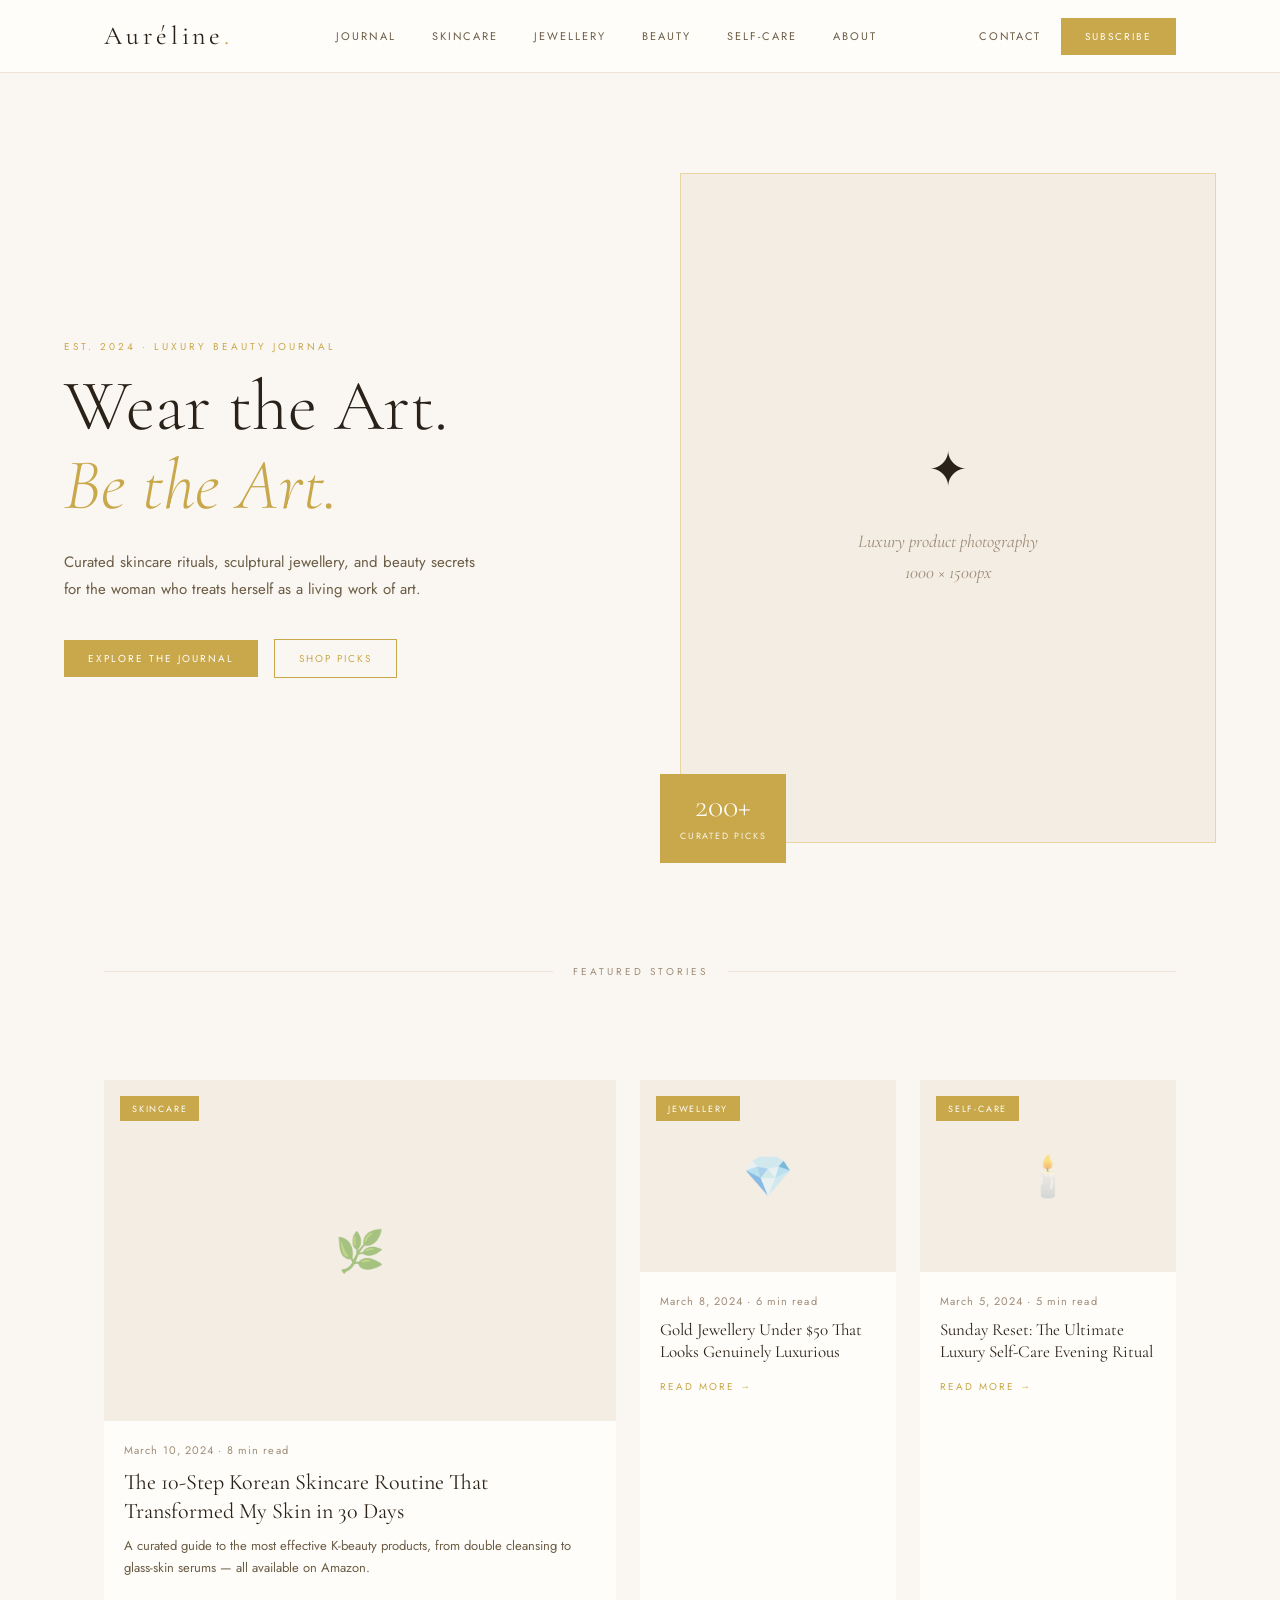
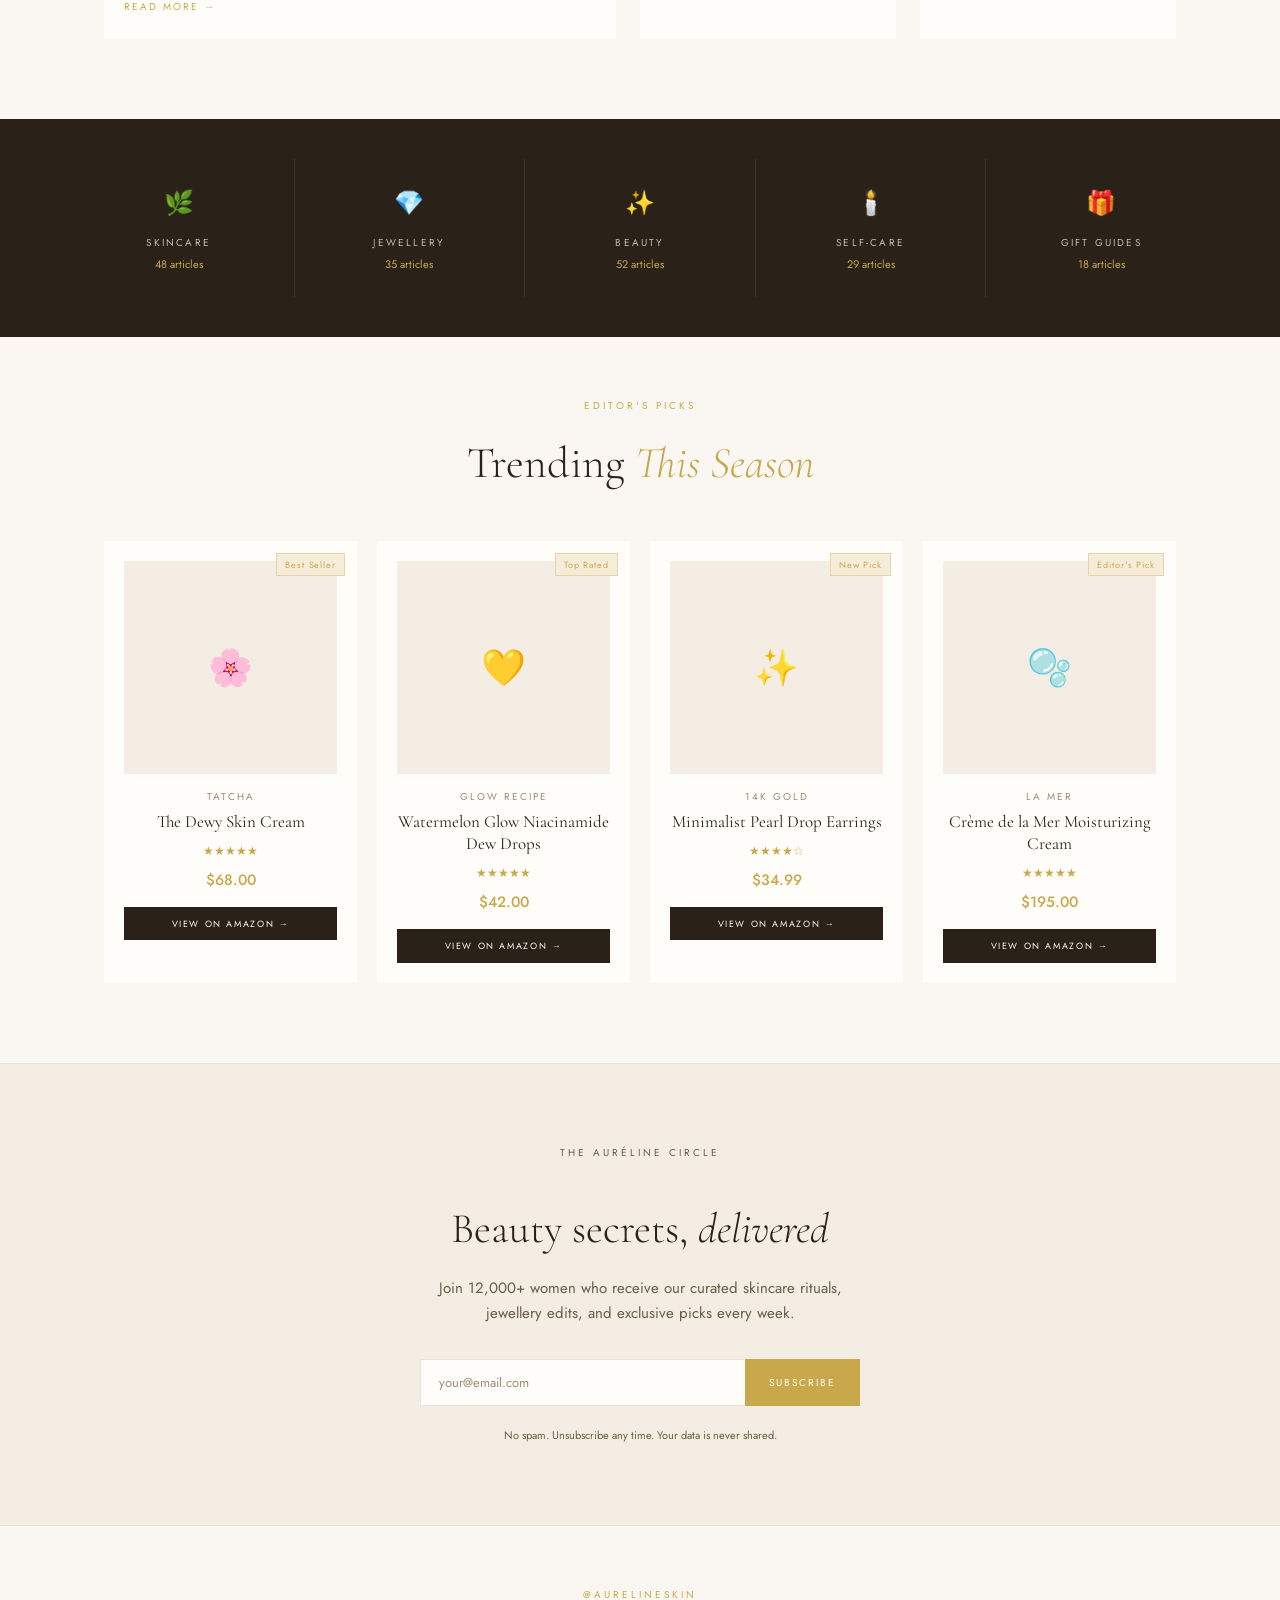
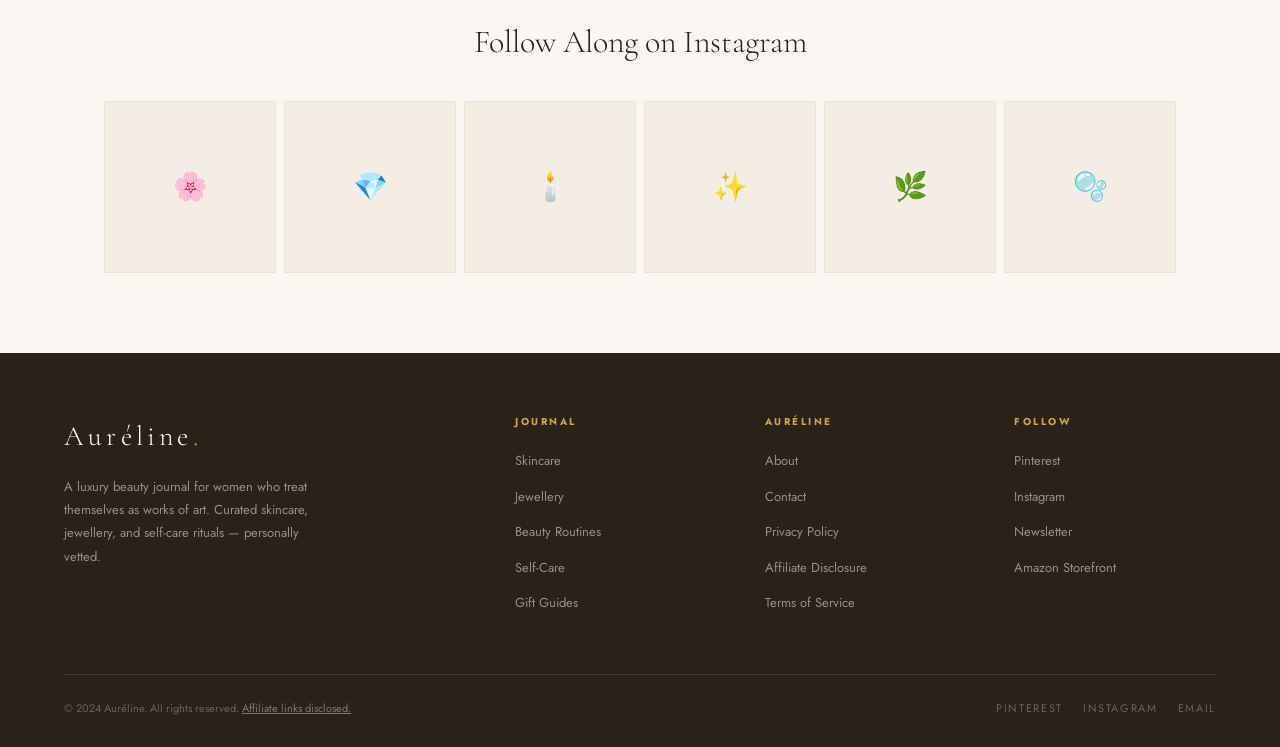
<file: index.html>
<!DOCTYPE html>
<html lang="en">
<head>
  <meta charset="UTF-8" />
  <meta name="viewport" content="width=device-width, initial-scale=1.0" />
  <title>Auréline — Wear the Art. Be the Art.</title>
  <meta name="description" content="Auréline is a luxury beauty journal for women who treat themselves as works of art. Curated skincare rituals, jewellery edits, and self-care guides." />
  <meta name="keywords" content="luxury skincare, jewellery, beauty routines, self-care, K-beauty, gold jewellery, skincare routine" />
  <meta name="author" content="Auréline" />

  <!-- Open Graph -->
  <meta property="og:title" content="Auréline — Wear the Art. Be the Art." />
  <meta property="og:description" content="Curated skincare rituals, jewellery edits, and beauty secrets for the modern luxury woman." />
  <meta property="og:image" content="/images/og-image.jpg" />
  <meta property="og:url" content="https://aureline.com" />
  <meta property="og:type" content="website" />

  <!-- Pinterest -->
  <meta name="pinterest-rich-pin" content="true" />
  <meta property="og:image:width" content="1000" />
  <meta property="og:image:height" content="1500" />

  <!-- Twitter Card -->
  <meta name="twitter:card" content="summary_large_image" />
  <meta name="twitter:title" content="Auréline — Wear the Art. Be the Art." />
  <meta name="twitter:description" content="Curated skincare rituals, jewellery edits, and beauty secrets for the modern luxury woman." />

  <!-- Canonical -->
  <link rel="canonical" href="https://aureline.com" />

  <!-- Fonts -->


  <!-- Favicon -->
  <link rel="icon" href="/images/favicon.svg" type="image/svg+xml" />

  <!-- Stylesheet -->


  <!-- Structured Data -->
  <script type="application/ld+json">
  {
    "@context": "https://schema.org",
    "@type": "Blog",
    "name": "Auréline",
    "description": "Luxury beauty journal covering skincare, jewellery, beauty routines, and self-care.",
    "url": "https://aureline.com",
    "publisher": {
      "@type": "Organization",
      "name": "Auréline",
      "logo": {
        "@type": "ImageObject",
        "url": "https://aureline.com/images/logo.svg"
      }
    }
  }
  </script>
  <link rel="preconnect" href="https://fonts.googleapis.com" />
  <link rel="preconnect" href="https://fonts.gstatic.com" crossorigin />
  <link href="https://fonts.googleapis.com/css2?family=Cormorant+Garamond:ital,wght@0,300;0,400;0,500;1,300;1,400&family=Jost:wght@300;400;500&display=swap" rel="stylesheet" />
  <style>
/* =============================================
   AURÉLINE — Main Stylesheet
   ============================================= */

/* ---- RESET & BASE ---- */
*, *::before, *::after { margin: 0; padding: 0; box-sizing: border-box; }

:root {
  --cream: #FAF7F2;
  --cream2: #F3EDE3;
  --cream3: #EDE3D5;
  --gold: #C9A84C;
  --gold-light: #E8D5A3;
  --gold-pale: #F5EDDA;
  --text-dark: #2A2118;
  --text-mid: #6B5C45;
  --text-light: #9E8C78;
  --white: #FFFDF9;
  --serif: 'Cormorant Garamond', Georgia, serif;
  --sans: 'Jost', sans-serif;
  --max-w: 1200px;
  --side: 5%;
}

html { scroll-behavior: smooth; }

body {
  background: var(--cream);
  font-family: var(--sans);
  color: var(--text-dark);
  font-size: 15px;
  line-height: 1.7;
  overflow-x: hidden;
}

img { max-width: 100%; display: block; }
a { text-decoration: none; color: inherit; }

/* ---- UTILITY ---- */
.eyebrow {
  font-size: 10px;
  letter-spacing: 0.3em;
  text-transform: uppercase;
  color: var(--gold);
  display: block;
  margin-bottom: 12px;
}

.section-wrap {
  padding: 60px var(--side) 80px;
  max-width: var(--max-w);
  margin: 0 auto;
}

.section-header {
  text-align: center;
  margin-bottom: 40px;
}

.section-header h2 {
  font-family: var(--serif);
  font-size: 44px;
  font-weight: 300;
  color: var(--text-dark);
}

.section-header h2 em { font-style: italic; color: var(--gold); }

.divider {
  display: flex;
  align-items: center;
  gap: 20px;
  padding: 40px var(--side);
  max-width: var(--max-w);
  margin: 0 auto;
}

.divider-line { flex: 1; height: 1px; background: var(--cream3); }
.divider-text { font-size: 10px; letter-spacing: 0.3em; text-transform: uppercase; color: var(--text-light); white-space: nowrap; }

/* ---- BUTTONS ---- */
.btn-gold {
  display: inline-block;
  background: var(--gold);
  color: var(--white);
  padding: 10px 24px;
  font-size: 10px;
  letter-spacing: 0.2em;
  text-transform: uppercase;
  border: none;
  cursor: pointer;
  font-family: var(--sans);
  transition: background 0.2s;
}

.btn-gold:hover { background: #b8963e; color: var(--white); }

.btn-outline {
  display: inline-block;
  border: 1px solid var(--gold);
  color: var(--gold);
  padding: 10px 24px;
  font-size: 10px;
  letter-spacing: 0.2em;
  text-transform: uppercase;
  background: none;
  cursor: pointer;
  font-family: var(--sans);
  transition: all 0.2s;
}

.btn-outline:hover { background: var(--gold); color: var(--white); }

/* ---- NAVBAR ---- */
#navbar {
  background: var(--white);
  border-bottom: 1px solid var(--cream3);
  position: sticky;
  top: 0;
  z-index: 1000;
}

.nav-inner {
  max-width: var(--max-w);
  margin: 0 auto;
  padding: 0 var(--side);
  display: flex;
  align-items: center;
  justify-content: space-between;
  height: 72px;
}

.nav-logo {
  font-family: var(--serif);
  font-size: 26px;
  font-weight: 400;
  letter-spacing: 0.15em;
  color: var(--text-dark);
}

.nav-logo span { color: var(--gold); }

.nav-links {
  display: flex;
  gap: 36px;
  list-style: none;
}

.nav-links a {
  font-size: 11px;
  letter-spacing: 0.18em;
  text-transform: uppercase;
  color: var(--text-mid);
  transition: color 0.2s;
}

.nav-links a:hover { color: var(--gold); }

.nav-right {
  display: flex;
  align-items: center;
  gap: 20px;
}

.nav-link-text {
  font-size: 11px;
  letter-spacing: 0.15em;
  text-transform: uppercase;
  color: var(--text-mid);
  transition: color 0.2s;
}

.nav-link-text:hover { color: var(--gold); }

/* Hamburger */
.nav-hamburger {
  display: none;
  flex-direction: column;
  gap: 5px;
  background: none;
  border: none;
  cursor: pointer;
  padding: 4px;
}

.nav-hamburger span {
  display: block;
  width: 22px;
  height: 1.5px;
  background: var(--text-dark);
  transition: all 0.2s;
}

/* ---- HERO ---- */
.hero {
  background: var(--cream);
  padding: 100px var(--side) 80px;
}

.hero-inner {
  max-width: var(--max-w);
  margin: 0 auto;
  display: grid;
  grid-template-columns: 1fr 1fr;
  gap: 80px;
  align-items: center;
}

.hero-text h1 {
  font-family: var(--serif);
  font-size: 72px;
  font-weight: 300;
  line-height: 1.1;
  color: var(--text-dark);
  margin-bottom: 24px;
}

.hero-text h1 em { font-style: italic; color: var(--gold); }

.hero-desc {
  font-size: 15px;
  color: var(--text-mid);
  line-height: 1.8;
  margin-bottom: 36px;
  max-width: 420px;
}

.hero-ctas { display: flex; gap: 16px; align-items: center; flex-wrap: wrap; }

.hero-visual { position: relative; }

.hero-img-frame {
  background: var(--cream2);
  aspect-ratio: 4/5;
  display: flex;
  align-items: center;
  justify-content: center;
  position: relative;
  overflow: hidden;
  border: 1px solid var(--gold-light);
}

.hero-img-placeholder { text-align: center; padding: 40px; }
.hero-icon { font-size: 48px; display: block; margin-bottom: 16px; }
.hero-img-placeholder p { font-family: var(--serif); font-size: 18px; font-style: italic; color: var(--text-light); }

.hero-badge {
  position: absolute;
  bottom: -20px;
  left: -20px;
  background: var(--gold);
  color: var(--white);
  padding: 16px 20px;
  text-align: center;
}

.hero-badge .num {
  font-family: var(--serif);
  font-size: 32px;
  font-weight: 300;
  display: block;
  line-height: 1;
}

.hero-badge .label {
  font-size: 9px;
  letter-spacing: 0.2em;
  text-transform: uppercase;
  opacity: 0.9;
}

/* ---- FEATURED POSTS ---- */
.posts-grid {
  display: grid;
  grid-template-columns: 2fr 1fr 1fr;
  gap: 24px;
}

.post-card {
  background: var(--white);
  display: block;
  transition: transform 0.2s;
}

.post-card:hover { transform: translateY(-3px); }

.post-img {
  background: var(--cream2);
  aspect-ratio: 4/3;
  display: flex;
  align-items: center;
  justify-content: center;
  position: relative;
  overflow: hidden;
}

.post-card.featured .post-img { aspect-ratio: 3/2; }
.post-img-icon { font-size: 40px; opacity: 0.5; }

.post-cat {
  position: absolute;
  top: 16px;
  left: 16px;
  background: var(--gold);
  color: var(--white);
  font-size: 9px;
  letter-spacing: 0.2em;
  text-transform: uppercase;
  padding: 5px 12px;
}

.post-body { padding: 20px; }
.post-meta { font-size: 11px; color: var(--text-light); letter-spacing: 0.1em; margin-bottom: 8px; }
.post-title { font-family: var(--serif); font-size: 22px; font-weight: 400; line-height: 1.3; color: var(--text-dark); margin-bottom: 10px; }
.post-card.small .post-title { font-size: 17px; }
.post-excerpt { font-size: 13px; color: var(--text-mid); line-height: 1.7; margin-bottom: 14px; }
.post-read { font-size: 10px; letter-spacing: 0.2em; text-transform: uppercase; color: var(--gold); }

/* ---- CATEGORY STRIP ---- */
.cat-strip {
  background: var(--text-dark);
  padding: 40px var(--side);
  display: flex;
  gap: 0;
  overflow-x: auto;
}

.cat-item {
  flex: 1;
  min-width: 140px;
  text-align: center;
  padding: 24px 20px;
  border-right: 1px solid rgba(255,255,255,0.1);
  transition: background 0.2s;
  display: block;
}

.cat-item:last-child { border-right: none; }
.cat-item:hover { background: rgba(201,168,76,0.1); }
.cat-icon { font-size: 24px; display: block; margin-bottom: 10px; }
.cat-name { font-size: 10px; letter-spacing: 0.22em; text-transform: uppercase; color: rgba(255,255,255,0.7); display: block; margin-bottom: 4px; }
.cat-count { font-size: 11px; color: var(--gold); display: block; }

/* ---- PRODUCT GRID ---- */
.product-grid {
  display: grid;
  grid-template-columns: repeat(4, 1fr);
  gap: 20px;
}

.product-card {
  background: var(--white);
  padding: 20px;
  text-align: center;
  position: relative;
  transition: transform 0.2s;
  display: block;
}

.product-card:hover { transform: translateY(-4px); }
.product-card::after { content: ''; position: absolute; bottom: 0; left: 0; right: 0; height: 2px; background: var(--gold); transform: scaleX(0); transition: transform 0.2s; }
.product-card:hover::after { transform: scaleX(1); }

.product-img {
  background: var(--cream2);
  aspect-ratio: 1;
  display: flex;
  align-items: center;
  justify-content: center;
  margin-bottom: 14px;
  font-size: 36px;
}

.product-badge {
  position: absolute;
  top: 12px;
  right: 12px;
  background: var(--gold-pale);
  color: var(--gold);
  font-size: 9px;
  letter-spacing: 0.1em;
  padding: 3px 8px;
  border: 1px solid var(--gold-light);
}

.product-brand { font-size: 10px; letter-spacing: 0.2em; text-transform: uppercase; color: var(--text-light); margin-bottom: 6px; }
.product-name { font-family: var(--serif); font-size: 17px; color: var(--text-dark); margin-bottom: 8px; line-height: 1.3; }
.product-price { font-size: 15px; color: var(--gold); font-weight: 500; margin-bottom: 14px; }
.stars { color: var(--gold); font-size: 12px; margin-bottom: 6px; }

.btn-amazon {
  display: block;
  background: var(--text-dark);
  color: var(--white);
  padding: 9px 14px;
  font-size: 9px;
  letter-spacing: 0.18em;
  text-transform: uppercase;
  font-family: var(--sans);
  transition: background 0.2s;
  text-align: center;
}

.btn-amazon:hover { background: var(--gold); color: var(--white); }

/* ---- NEWSLETTER ---- */
.newsletter {
  background: var(--cream2);
  border-top: 1px solid var(--cream3);
  border-bottom: 1px solid var(--cream3);
  padding: 80px var(--side);
  text-align: center;
}

.newsletter h2 {
  font-family: var(--serif);
  font-size: 42px;
  font-weight: 300;
  color: var(--text-dark);
  margin-bottom: 12px;
}

.newsletter h2 em { font-style: italic; }
.newsletter p { color: var(--text-mid); margin-bottom: 32px; max-width: 460px; margin-left: auto; margin-right: auto; }

.newsletter-form {
  display: flex;
  max-width: 440px;
  margin: 0 auto 20px;
}

.newsletter-form input {
  flex: 1;
  padding: 13px 18px;
  border: 1px solid var(--cream3);
  background: var(--white);
  font-family: var(--sans);
  font-size: 13px;
  color: var(--text-dark);
  outline: none;
  border-right: none;
}

.newsletter-form input:focus { border-color: var(--gold); }
.newsletter-form input::placeholder { color: var(--text-light); }

.newsletter-form button {
  padding: 13px 24px;
  background: var(--gold);
  color: var(--white);
  border: none;
  font-family: var(--sans);
  font-size: 10px;
  letter-spacing: 0.2em;
  text-transform: uppercase;
  cursor: pointer;
  transition: background 0.2s;
}

.newsletter-form button:hover { background: #b8963e; }
.newsletter-fine { font-size: 11px; color: var(--text-light); margin-bottom: 0 !important; }

/* ---- SOCIAL GRID ---- */
.social-section { padding-bottom: 80px; }

.social-grid {
  display: grid;
  grid-template-columns: repeat(6, 1fr);
  gap: 8px;
}

.social-img {
  background: var(--cream2);
  aspect-ratio: 1;
  display: flex;
  align-items: center;
  justify-content: center;
  font-size: 28px;
  cursor: pointer;
  transition: opacity 0.2s;
  border: 1px solid var(--cream3);
}

.social-img:hover { opacity: 0.8; }

/* ---- FOOTER ---- */
footer {
  background: var(--text-dark);
  padding: 60px var(--side) 30px;
}

.footer-grid {
  display: grid;
  grid-template-columns: 2fr 1fr 1fr 1fr;
  gap: 48px;
  max-width: var(--max-w);
  margin: 0 auto 48px;
}

.footer-logo {
  font-family: var(--serif);
  font-size: 28px;
  font-weight: 300;
  color: var(--white);
  letter-spacing: 0.15em;
  margin-bottom: 14px;
}

.footer-logo span { color: var(--gold); }
.footer-brand p:not(.footer-logo) { font-size: 13px; color: rgba(255,255,255,0.5); line-height: 1.8; max-width: 260px; }

.footer-col h4 {
  font-size: 10px;
  letter-spacing: 0.25em;
  text-transform: uppercase;
  color: var(--gold);
  margin-bottom: 18px;
}

.footer-col ul { list-style: none; }
.footer-col ul li { margin-bottom: 10px; }

.footer-col ul li a {
  font-size: 13px;
  color: rgba(255,255,255,0.5);
  transition: color 0.2s;
}

.footer-col ul li a:hover { color: var(--white); }

.footer-bottom {
  border-top: 1px solid rgba(255,255,255,0.1);
  padding-top: 24px;
  max-width: var(--max-w);
  margin: 0 auto;
  display: flex;
  justify-content: space-between;
  align-items: center;
  flex-wrap: wrap;
  gap: 12px;
}

.footer-bottom p { font-size: 11px; color: rgba(255,255,255,0.3); }
.footer-bottom p a { color: rgba(255,255,255,0.4); text-decoration: underline; }

.footer-social { display: flex; gap: 20px; }

.footer-social a {
  font-size: 11px;
  letter-spacing: 0.15em;
  color: rgba(255,255,255,0.3);
  text-transform: uppercase;
  transition: color 0.2s;
}

.footer-social a:hover { color: var(--gold); }

/* ---- BLOG PAGE ---- */
.blog-hero {
  background: var(--cream2);
  padding: 60px var(--side);
  text-align: center;
  border-bottom: 1px solid var(--cream3);
}

.blog-hero h1 {
  font-family: var(--serif);
  font-size: 56px;
  font-weight: 300;
  color: var(--text-dark);
  margin-bottom: 16px;
}

.blog-filter {
  display: flex;
  gap: 8px;
  justify-content: center;
  flex-wrap: wrap;
  margin-top: 24px;
}

.filter-btn {
  border: 1px solid var(--cream3);
  background: var(--white);
  color: var(--text-mid);
  padding: 7px 18px;
  font-size: 10px;
  letter-spacing: 0.18em;
  text-transform: uppercase;
  cursor: pointer;
  font-family: var(--sans);
  transition: all 0.2s;
}

.filter-btn:hover, .filter-btn.active {
  border-color: var(--gold);
  color: var(--gold);
  background: var(--gold-pale);
}

.blog-grid {
  display: grid;
  grid-template-columns: repeat(3, 1fr);
  gap: 32px;
}

/* ---- ARTICLE PAGE ---- */
.article-wrapper {
  max-width: 780px;
  margin: 0 auto;
  padding: 60px var(--side);
}

.article-cat {
  font-size: 10px;
  letter-spacing: 0.25em;
  text-transform: uppercase;
  color: var(--gold);
  margin-bottom: 16px;
  display: block;
}

.article-title {
  font-family: var(--serif);
  font-size: 52px;
  font-weight: 300;
  line-height: 1.15;
  color: var(--text-dark);
  margin-bottom: 20px;
}

.article-meta {
  display: flex;
  gap: 16px;
  align-items: center;
  flex-wrap: wrap;
  padding: 16px 0;
  border-top: 1px solid var(--cream3);
  border-bottom: 1px solid var(--cream3);
  margin-bottom: 36px;
}

.article-meta span { font-size: 12px; color: var(--text-light); }

.pin-btn {
  margin-left: auto;
  background: #E60023;
  color: white;
  border: none;
  padding: 7px 14px;
  font-size: 10px;
  letter-spacing: 0.1em;
  cursor: pointer;
  font-family: var(--sans);
  display: inline-flex;
  align-items: center;
  gap: 6px;
  transition: background 0.2s;
  text-decoration: none;
}

.pin-btn:hover { background: #c0001d; color: white; }

.article-hero-img {
  background: var(--cream2);
  aspect-ratio: 2/3;
  max-width: 360px;
  margin: 0 auto 40px;
  display: flex;
  align-items: center;
  justify-content: center;
  font-size: 56px;
  border: 1px solid var(--cream3);
}

/* Table of Contents */
.toc {
  background: var(--gold-pale);
  border-left: 3px solid var(--gold);
  padding: 24px 28px;
  margin-bottom: 40px;
}

.toc h3 {
  font-size: 11px;
  letter-spacing: 0.2em;
  text-transform: uppercase;
  color: var(--text-mid);
  margin-bottom: 12px;
}

.toc ol { padding-left: 18px; }
.toc ol li { margin-bottom: 6px; }
.toc ol li a { font-size: 14px; color: var(--gold); }
.toc ol li a:hover { text-decoration: underline; }

/* Article Body */
.article-body h2 {
  font-family: var(--serif);
  font-size: 32px;
  font-weight: 300;
  color: var(--text-dark);
  margin: 40px 0 16px;
  border-bottom: 1px solid var(--cream3);
  padding-bottom: 12px;
}

.article-body p { color: var(--text-mid); margin-bottom: 20px; line-height: 1.85; }

.article-body .highlight {
  background: var(--gold-pale);
  border-left: 3px solid var(--gold);
  padding: 16px 20px;
  margin: 28px 0;
  font-family: var(--serif);
  font-size: 18px;
  font-style: italic;
  color: var(--text-dark);
}

/* Comparison Table */
.comparison-table { width: 100%; border-collapse: collapse; margin: 32px 0; font-size: 13px; }
.comparison-table th { background: var(--text-dark); color: var(--white); padding: 12px 16px; text-align: left; font-size: 10px; letter-spacing: 0.15em; text-transform: uppercase; font-weight: 400; }
.comparison-table td { padding: 12px 16px; border-bottom: 1px solid var(--cream3); color: var(--text-mid); }
.comparison-table tr:hover td { background: var(--gold-pale); }
.comparison-table .pick { color: var(--gold); font-weight: 500; }

/* Best Picks */
.best-picks {
  background: var(--cream2);
  border: 1px solid var(--cream3);
  padding: 28px;
  margin: 36px 0;
}

.best-picks h3 {
  font-family: var(--serif);
  font-size: 24px;
  font-weight: 300;
  color: var(--text-dark);
  margin-bottom: 20px;
}

.best-pick-item {
  display: flex;
  align-items: flex-start;
  gap: 16px;
  padding: 14px 0;
  border-bottom: 1px solid var(--cream3);
}

.best-pick-item:last-child { border-bottom: none; padding-bottom: 0; }

.pick-num {
  background: var(--gold);
  color: var(--white);
  width: 28px;
  height: 28px;
  display: flex;
  align-items: center;
  justify-content: center;
  font-size: 12px;
  flex-shrink: 0;
  font-family: var(--serif);
}

.pick-info { flex: 1; }
.pick-info strong { font-family: var(--serif); font-size: 16px; font-weight: 400; display: block; margin-bottom: 4px; color: var(--text-dark); }
.pick-info span { font-size: 13px; color: var(--text-mid); }

.pick-btn {
  background: var(--gold);
  color: var(--white);
  border: none;
  padding: 7px 14px;
  font-size: 9px;
  letter-spacing: 0.15em;
  text-transform: uppercase;
  cursor: pointer;
  font-family: var(--sans);
  white-space: nowrap;
  transition: background 0.2s;
  text-decoration: none;
  display: inline-block;
}

.pick-btn:hover { background: #b8963e; color: var(--white); }

.affiliate-notice {
  font-size: 12px;
  color: var(--text-light);
  background: var(--cream2);
  padding: 12px 16px;
  border-left: 3px solid var(--cream3);
  margin-top: 40px;
}

/* ---- ABOUT PAGE ---- */
.about-hero {
  display: grid;
  grid-template-columns: 1fr 1fr;
  gap: 80px;
  align-items: center;
  padding: 80px var(--side);
  max-width: var(--max-w);
  margin: 0 auto;
}

.about-img {
  background: var(--cream2);
  aspect-ratio: 3/4;
  display: flex;
  align-items: center;
  justify-content: center;
  font-size: 60px;
  border: 1px solid var(--cream3);
}

.about-text h1 {
  font-family: var(--serif);
  font-size: 48px;
  font-weight: 300;
  line-height: 1.2;
  margin-bottom: 24px;
}

.about-text h1 em { font-style: italic; color: var(--gold); }
.about-text p { color: var(--text-mid); margin-bottom: 18px; line-height: 1.85; }

.values-grid {
  display: grid;
  grid-template-columns: repeat(3, 1fr);
  gap: 24px;
  padding: 0 var(--side) 80px;
  max-width: var(--max-w);
  margin: 0 auto;
}

.value-card {
  background: var(--white);
  padding: 32px;
  text-align: center;
  border: 1px solid var(--cream3);
}

.value-icon { font-size: 32px; margin-bottom: 16px; display: block; }
.value-card h3 { font-family: var(--serif); font-size: 22px; font-weight: 300; color: var(--text-dark); margin-bottom: 10px; }
.value-card p { font-size: 13px; color: var(--text-mid); line-height: 1.8; }

/* ---- CONTACT PAGE ---- */
.contact-wrapper {
  display: grid;
  grid-template-columns: 1fr 1fr;
  gap: 80px;
  padding: 80px var(--side);
  max-width: 1100px;
  margin: 0 auto;
}

.contact-info h1 {
  font-family: var(--serif);
  font-size: 48px;
  font-weight: 300;
  margin-bottom: 20px;
}

.contact-info > p { color: var(--text-mid); line-height: 1.85; margin-bottom: 32px; }

.contact-detail {
  display: flex;
  align-items: flex-start;
  gap: 12px;
  margin-bottom: 20px;
}

.contact-icon {
  width: 36px;
  height: 36px;
  background: var(--gold-pale);
  border: 1px solid var(--gold-light);
  display: flex;
  align-items: center;
  justify-content: center;
  font-size: 16px;
  flex-shrink: 0;
}

.contact-detail p { margin: 0; font-size: 13px; color: var(--text-mid); }
.contact-detail strong { display: block; font-size: 12px; font-weight: 500; color: var(--text-dark); letter-spacing: 0.05em; margin-bottom: 2px; }

.contact-form {
  background: var(--white);
  padding: 40px;
  border: 1px solid var(--cream3);
}

.form-row { margin-bottom: 20px; }

.form-row label {
  display: block;
  font-size: 10px;
  letter-spacing: 0.18em;
  text-transform: uppercase;
  color: var(--text-mid);
  margin-bottom: 7px;
}

.form-row input,
.form-row textarea,
.form-row select {
  width: 100%;
  padding: 11px 14px;
  border: 1px solid var(--cream3);
  background: var(--cream);
  font-family: var(--sans);
  font-size: 14px;
  color: var(--text-dark);
  outline: none;
  transition: border-color 0.2s;
  appearance: none;
}

.form-row input:focus,
.form-row textarea:focus,
.form-row select:focus { border-color: var(--gold); }

.form-row textarea { resize: vertical; min-height: 120px; }

.form-2col {
  display: grid;
  grid-template-columns: 1fr 1fr;
  gap: 16px;
}

/* ---- POLICY PAGES ---- */
.policy-wrapper {
  max-width: 760px;
  margin: 0 auto;
  padding: 60px var(--side);
}

.policy-wrapper h1 {
  font-family: var(--serif);
  font-size: 44px;
  font-weight: 300;
  margin-bottom: 8px;
}

.policy-wrapper .updated { font-size: 12px; color: var(--text-light); margin-bottom: 40px; display: block; }

.policy-wrapper h2 {
  font-family: var(--serif);
  font-size: 26px;
  font-weight: 300;
  color: var(--text-dark);
  margin: 32px 0 12px;
  border-bottom: 1px solid var(--cream3);
  padding-bottom: 8px;
}

.policy-wrapper p { color: var(--text-mid); margin-bottom: 16px; line-height: 1.85; }
.policy-wrapper ul { padding-left: 20px; margin-bottom: 16px; }
.policy-wrapper ul li { color: var(--text-mid); margin-bottom: 6px; font-size: 14px; }

.affiliate-box {
  background: var(--gold-pale);
  border: 1px solid var(--gold-light);
  padding: 20px 24px;
  margin: 32px 0;
  border-left: 4px solid var(--gold);
}

.affiliate-box p { color: var(--text-dark); font-size: 14px; margin: 0; }

/* ---- PAGE HERO (reusable) ---- */
.page-hero {
  background: var(--cream2);
  padding: 60px var(--side);
  text-align: center;
  border-bottom: 1px solid var(--cream3);
}

.page-hero h1 {
  font-family: var(--serif);
  font-size: 52px;
  font-weight: 300;
  color: var(--text-dark);
  margin-bottom: 12px;
}

.page-hero p { color: var(--text-mid); max-width: 500px; margin: 0 auto; }

/* ---- TOAST ---- */
.toast {
  position: fixed;
  bottom: 32px;
  right: 32px;
  background: var(--text-dark);
  color: var(--white);
  padding: 14px 24px;
  font-size: 13px;
  z-index: 9999;
  opacity: 0;
  transform: translateY(10px);
  transition: all 0.3s;
  pointer-events: none;
  border-left: 3px solid var(--gold);
}

.toast.show { opacity: 1; transform: translateY(0); }

/* =============================================
   RESPONSIVE
   ============================================= */

@media (max-width: 1024px) {
  .nav-links { gap: 22px; }
  .hero-text h1 { font-size: 58px; }
  .product-grid { grid-template-columns: repeat(2, 1fr); }
  .footer-grid { grid-template-columns: 1fr 1fr; gap: 32px; }
}

@media (max-width: 768px) {
  :root { --side: 6%; }

  /* Nav mobile */
  .nav-links {
    display: none;
    position: absolute;
    top: 72px;
    left: 0;
    right: 0;
    background: var(--white);
    border-bottom: 1px solid var(--cream3);
    flex-direction: column;
    padding: 24px var(--side);
    gap: 18px;
  }

  .nav-links.open { display: flex; }
  .nav-hamburger { display: flex; }
  .nav-right .nav-link-text { display: none; }

  #navbar { position: sticky; }

  .hero { padding: 60px var(--side); }
  .hero-inner { grid-template-columns: 1fr; gap: 48px; }
  .hero-text h1 { font-size: 48px; }

  .posts-grid { grid-template-columns: 1fr; }
  .blog-grid { grid-template-columns: 1fr; }
  .about-hero { grid-template-columns: 1fr; gap: 40px; }
  .contact-wrapper { grid-template-columns: 1fr; gap: 40px; }
  .values-grid { grid-template-columns: 1fr; }
  .social-grid { grid-template-columns: repeat(3, 1fr); }
  .form-2col { grid-template-columns: 1fr; }
  .article-title { font-size: 36px; }
  .footer-grid { grid-template-columns: 1fr 1fr; gap: 28px; }
  .section-header h2 { font-size: 34px; }
  .newsletter h2 { font-size: 32px; }
  .comparison-table { font-size: 12px; }
  .comparison-table th, .comparison-table td { padding: 8px 10px; }
}

@media (max-width: 480px) {
  .hero-text h1 { font-size: 38px; }
  .product-grid { grid-template-columns: 1fr; }
  .footer-grid { grid-template-columns: 1fr; }
  .newsletter-form { flex-direction: column; }
  .newsletter-form input { border-right: 1px solid var(--cream3); border-bottom: none; }
  .article-title { font-size: 30px; }
  .contact-form { padding: 24px 20px; }
}

  </style>
</head>
<body>

  <!-- NAV -->
  <nav id="navbar">
    <div class="nav-inner">
      <a class="nav-logo" href="/" aria-label="Auréline Home">Auréline<span>.</span></a>
      <button class="nav-hamburger" id="hamburger" aria-label="Open menu" aria-expanded="false">
        <span></span><span></span><span></span>
      </button>
      <ul class="nav-links" id="nav-links">
        <li><a href="/blog.html">Journal</a></li>
        <li><a href="/category-skincare.html">Skincare</a></li>
        <li><a href="/category-jewellery.html">Jewellery</a></li>
        <li><a href="/category-beauty.html">Beauty</a></li>
        <li><a href="/category-selfcare.html">Self-Care</a></li>
        <li><a href="/about.html">About</a></li>
      </ul>
      <div class="nav-right">
        <a href="/contact.html" class="nav-link-text">Contact</a>
        <a href="#newsletter" class="btn-gold">Subscribe</a>
      </div>
    </div>
  </nav>

  <!-- HERO -->
  <section class="hero">
    <div class="hero-inner">
      <div class="hero-text">
        <p class="eyebrow">Est. 2024 · Luxury Beauty Journal</p>
        <h1>Wear the Art.<br><em>Be the Art.</em></h1>
        <p class="hero-desc">Curated skincare rituals, sculptural jewellery, and beauty secrets for the woman who treats herself as a living work of art.</p>
        <div class="hero-ctas">
          <a href="/blog.html" class="btn-gold">Explore the Journal</a>
          <a href="/blog.html#picks" class="btn-outline">Shop Picks</a>
        </div>
      </div>
      <div class="hero-visual">
        <div class="hero-img-frame">
          <div class="hero-img-placeholder">
            <span class="hero-icon">✦</span>
            <p>Luxury product photography<br>1000 × 1500px</p>
          </div>
        </div>
        <div class="hero-badge">
          <span class="num">200+</span>
          <span class="label">Curated Picks</span>
        </div>
      </div>
    </div>
  </section>

  <!-- DIVIDER -->
  <div class="divider"><div class="divider-line"></div><span class="divider-text">Featured Stories</span><div class="divider-line"></div></div>

  <!-- FEATURED POSTS -->
  <section class="section-wrap">
    <div class="posts-grid">
      <a href="/post-korean-skincare.html" class="post-card featured">
        <div class="post-img">
          <span class="post-img-icon">🌿</span>
          <span class="post-cat">Skincare</span>
        </div>
        <div class="post-body">
          <p class="post-meta">March 10, 2024 · 8 min read</p>
          <h2 class="post-title">The 10-Step Korean Skincare Routine That Transformed My Skin in 30 Days</h2>
          <p class="post-excerpt">A curated guide to the most effective K-beauty products, from double cleansing to glass-skin serums — all available on Amazon.</p>
          <span class="post-read">Read More →</span>
        </div>
      </a>
      <a href="/blog.html" class="post-card small">
        <div class="post-img">
          <span class="post-img-icon">💎</span>
          <span class="post-cat">Jewellery</span>
        </div>
        <div class="post-body">
          <p class="post-meta">March 8, 2024 · 6 min read</p>
          <h2 class="post-title">Gold Jewellery Under $50 That Looks Genuinely Luxurious</h2>
          <span class="post-read">Read More →</span>
        </div>
      </a>
      <a href="/blog.html" class="post-card small">
        <div class="post-img">
          <span class="post-img-icon">🕯️</span>
          <span class="post-cat">Self-Care</span>
        </div>
        <div class="post-body">
          <p class="post-meta">March 5, 2024 · 5 min read</p>
          <h2 class="post-title">Sunday Reset: The Ultimate Luxury Self-Care Evening Ritual</h2>
          <span class="post-read">Read More →</span>
        </div>
      </a>
    </div>
  </section>

  <!-- CATEGORY STRIP -->
  <section class="cat-strip">
    <a href="/category-skincare.html" class="cat-item">
      <span class="cat-icon">🌿</span>
      <span class="cat-name">Skincare</span>
      <span class="cat-count">48 articles</span>
    </a>
    <a href="/category-jewellery.html" class="cat-item">
      <span class="cat-icon">💎</span>
      <span class="cat-name">Jewellery</span>
      <span class="cat-count">35 articles</span>
    </a>
    <a href="/category-beauty.html" class="cat-item">
      <span class="cat-icon">✨</span>
      <span class="cat-name">Beauty</span>
      <span class="cat-count">52 articles</span>
    </a>
    <a href="/category-selfcare.html" class="cat-item">
      <span class="cat-icon">🕯️</span>
      <span class="cat-name">Self-Care</span>
      <span class="cat-count">29 articles</span>
    </a>
    <a href="/category-gifts.html" class="cat-item">
      <span class="cat-icon">🎁</span>
      <span class="cat-name">Gift Guides</span>
      <span class="cat-count">18 articles</span>
    </a>
  </section>

  <!-- TRENDING PRODUCTS -->
  <section class="section-wrap">
    <div class="section-header">
      <p class="eyebrow">Editor's Picks</p>
      <h2>Trending <em>This Season</em></h2>
    </div>
    <div class="product-grid" id="picks">
      <div class="product-card">
        <div class="product-img">🌸</div>
        <span class="product-badge">Best Seller</span>
        <p class="product-brand">Tatcha</p>
        <p class="product-name">The Dewy Skin Cream</p>
        <div class="stars">★★★★★</div>
        <p class="product-price">$68.00</p>
        <a href="https://www.amazon.com/dp/EXAMPLE?tag=YOUR-AFFILIATE-TAG" target="_blank" rel="noopener sponsored" class="btn-amazon">View on Amazon →</a>
      </div>
      <div class="product-card">
        <div class="product-img">💛</div>
        <span class="product-badge">Top Rated</span>
        <p class="product-brand">Glow Recipe</p>
        <p class="product-name">Watermelon Glow Niacinamide Dew Drops</p>
        <div class="stars">★★★★★</div>
        <p class="product-price">$42.00</p>
        <a href="https://www.amazon.com/dp/EXAMPLE?tag=YOUR-AFFILIATE-TAG" target="_blank" rel="noopener sponsored" class="btn-amazon">View on Amazon →</a>
      </div>
      <div class="product-card">
        <div class="product-img">✨</div>
        <span class="product-badge">New Pick</span>
        <p class="product-brand">14K Gold</p>
        <p class="product-name">Minimalist Pearl Drop Earrings</p>
        <div class="stars">★★★★☆</div>
        <p class="product-price">$34.99</p>
        <a href="https://www.amazon.com/dp/EXAMPLE?tag=YOUR-AFFILIATE-TAG" target="_blank" rel="noopener sponsored" class="btn-amazon">View on Amazon →</a>
      </div>
      <div class="product-card">
        <div class="product-img">🫧</div>
        <span class="product-badge">Editor's Pick</span>
        <p class="product-brand">La Mer</p>
        <p class="product-name">Crème de la Mer Moisturizing Cream</p>
        <div class="stars">★★★★★</div>
        <p class="product-price">$195.00</p>
        <a href="https://www.amazon.com/dp/EXAMPLE?tag=YOUR-AFFILIATE-TAG" target="_blank" rel="noopener sponsored" class="btn-amazon">View on Amazon →</a>
      </div>
    </div>
  </section>

  <!-- NEWSLETTER -->
  <section class="newsletter" id="newsletter">
    <p class="eyebrow">The Auréline Circle</p>
    <h2>Beauty secrets, <em>delivered</em></h2>
    <p>Join 12,000+ women who receive our curated skincare rituals, jewellery edits, and exclusive picks every week.</p>
    <form class="newsletter-form" onsubmit="handleSubscribe(event)">
      <input type="email" placeholder="your@email.com" required aria-label="Email address" />
      <button type="submit">Subscribe</button>
    </form>
    <p class="newsletter-fine">No spam. Unsubscribe any time. Your data is never shared.</p>
  </section>

  <!-- INSTAGRAM / PINTEREST -->
  <section class="section-wrap social-section">
    <p class="eyebrow" style="text-align:center">@aurelineskin</p>
    <h3 style="text-align:center;font-family:var(--serif);font-size:32px;font-weight:300;margin-bottom:32px;">Follow Along on Instagram</h3>
    <div class="social-grid">
      <div class="social-img">🌸</div>
      <div class="social-img">💎</div>
      <div class="social-img">🕯️</div>
      <div class="social-img">✨</div>
      <div class="social-img">🌿</div>
      <div class="social-img">🫧</div>
    </div>
  </section>

  <!-- FOOTER -->
  <footer>
    <div class="footer-grid">
      <div class="footer-brand">
        <p class="footer-logo">Auréline<span>.</span></p>
        <p>A luxury beauty journal for women who treat themselves as works of art. Curated skincare, jewellery, and self-care rituals — personally vetted.</p>
      </div>
      <div class="footer-col">
        <h4>Journal</h4>
        <ul>
          <li><a href="/category-skincare.html">Skincare</a></li>
          <li><a href="/category-jewellery.html">Jewellery</a></li>
          <li><a href="/category-beauty.html">Beauty Routines</a></li>
          <li><a href="/category-selfcare.html">Self-Care</a></li>
          <li><a href="/category-gifts.html">Gift Guides</a></li>
        </ul>
      </div>
      <div class="footer-col">
        <h4>Auréline</h4>
        <ul>
          <li><a href="/about.html">About</a></li>
          <li><a href="/contact.html">Contact</a></li>
          <li><a href="/privacy.html">Privacy Policy</a></li>
          <li><a href="/disclosure.html">Affiliate Disclosure</a></li>
          <li><a href="/terms.html">Terms of Service</a></li>
        </ul>
      </div>
      <div class="footer-col">
        <h4>Follow</h4>
        <ul>
          <li><a href="https://pinterest.com" target="_blank" rel="noopener">Pinterest</a></li>
          <li><a href="https://instagram.com" target="_blank" rel="noopener">Instagram</a></li>
          <li><a href="#newsletter">Newsletter</a></li>
          <li><a href="https://amazon.com" target="_blank" rel="noopener">Amazon Storefront</a></li>
        </ul>
      </div>
    </div>
    <div class="footer-bottom">
      <p>© 2024 Auréline. All rights reserved. <a href="/disclosure.html">Affiliate links disclosed.</a></p>
      <div class="footer-social">
        <a href="https://pinterest.com" target="_blank" rel="noopener">Pinterest</a>
        <a href="https://instagram.com" target="_blank" rel="noopener">Instagram</a>
        <a href="mailto:hello@aureline.com">Email</a>
      </div>
    </div>
  </footer>

  <script src="/js/main.js"></script>
</body>
</html>
</file>
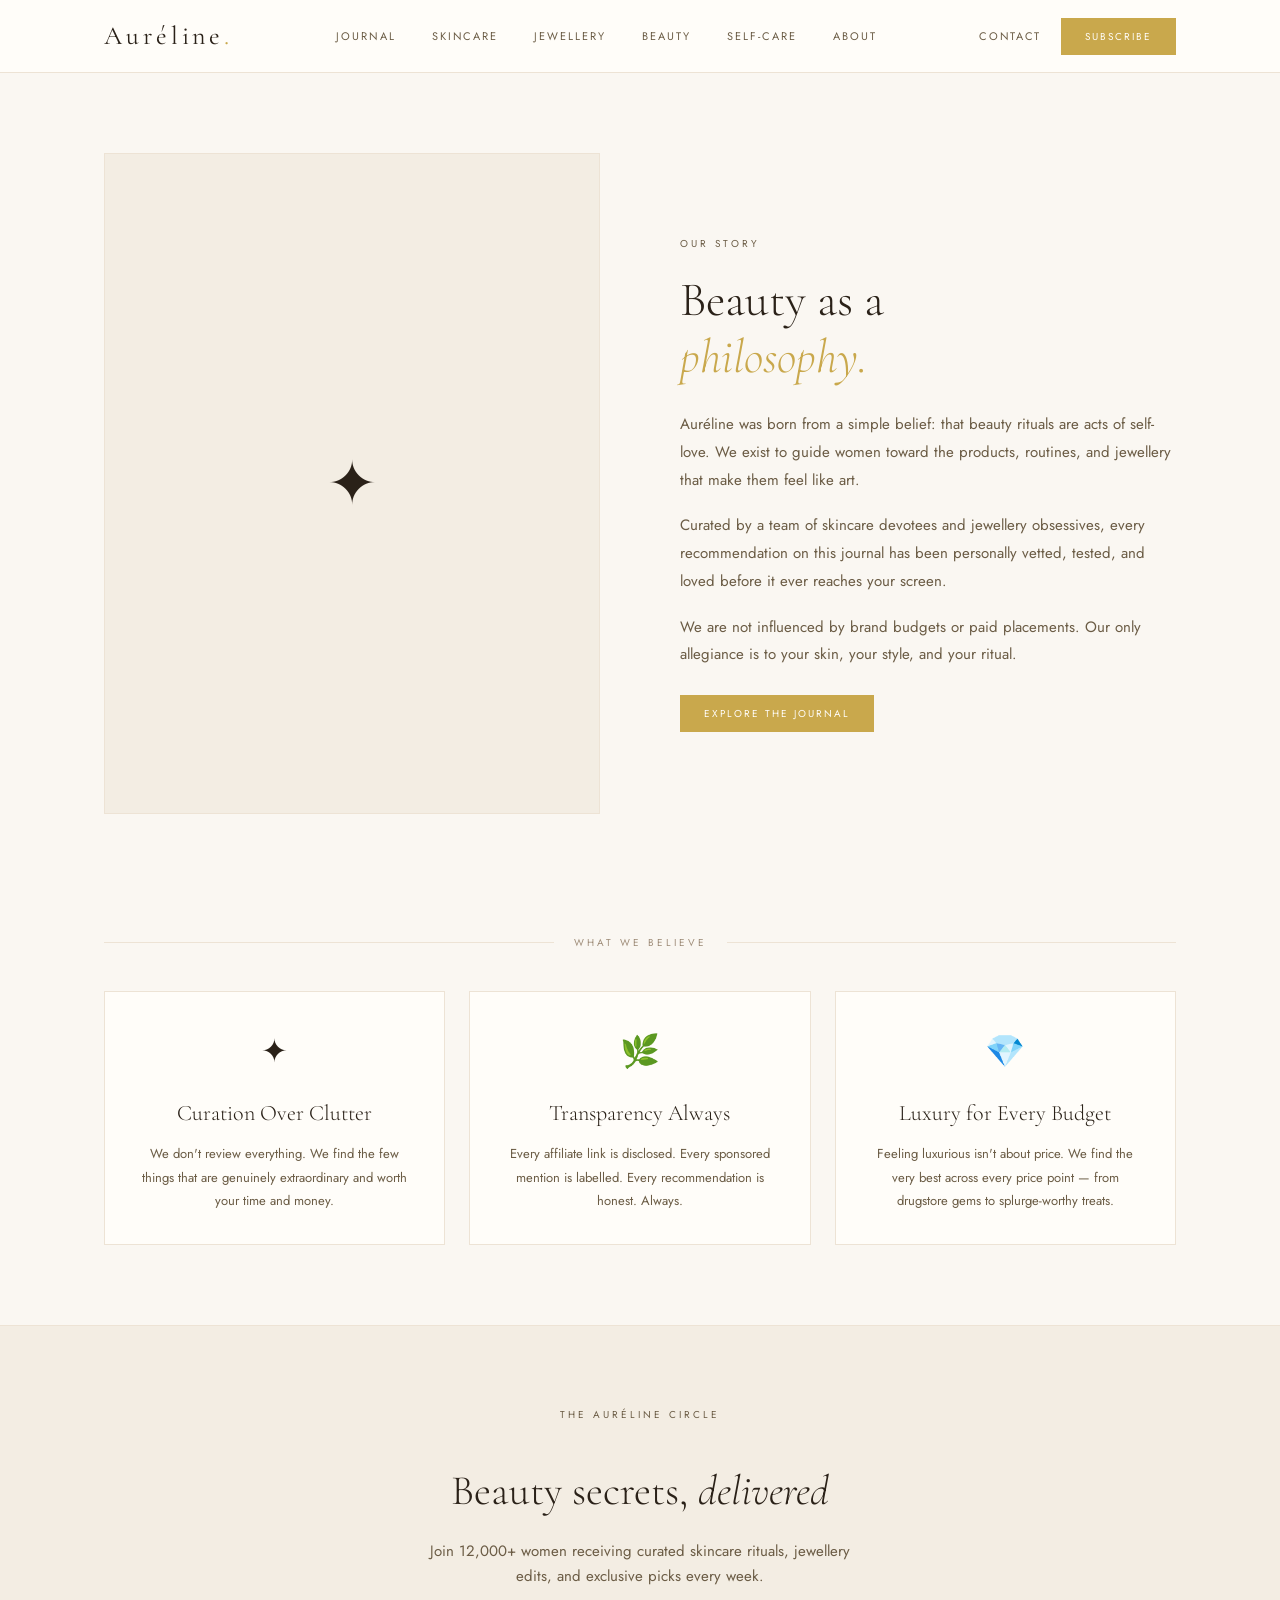
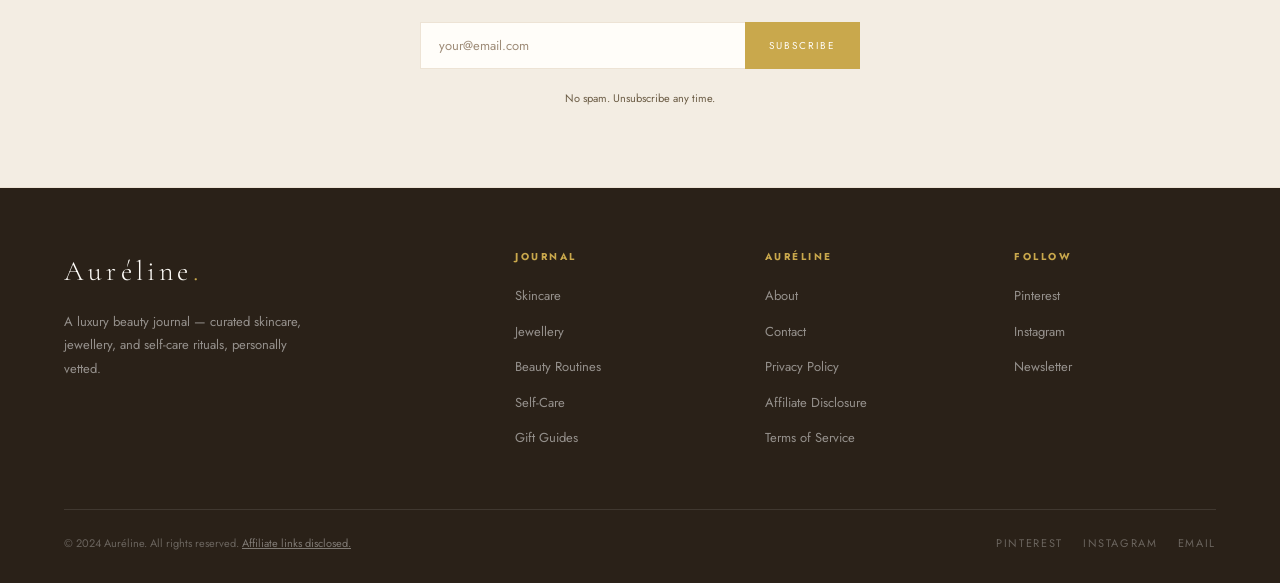
<file: about.html>
<!DOCTYPE html>
<html lang="en">
<head>
  <meta charset="UTF-8" /><meta name="viewport" content="width=device-width, initial-scale=1.0" />
  <title>About — Auréline</title>
  <meta name="description" content="The story behind Auréline — a luxury beauty journal built on honesty, curation, and the belief that skincare is self-love." />
  <link rel="preconnect" href="https://fonts.googleapis.com" /><link rel="preconnect" href="https://fonts.gstatic.com" crossorigin />
  <link href="https://fonts.googleapis.com/css2?family=Cormorant+Garamond:ital,wght@0,300;0,400;0,500;1,300;1,400&family=Jost:wght@300;400;500&display=swap" rel="stylesheet" />
  <link rel="icon" href="/images/favicon.svg" type="image/svg+xml" />

  <link rel="preconnect" href="https://fonts.googleapis.com" />
  <link rel="preconnect" href="https://fonts.gstatic.com" crossorigin />
  <link href="https://fonts.googleapis.com/css2?family=Cormorant+Garamond:ital,wght@0,300;0,400;0,500;1,300;1,400&family=Jost:wght@300;400;500&display=swap" rel="stylesheet" />
  <style>
/* =============================================
   AURÉLINE — Main Stylesheet
   ============================================= */

/* ---- RESET & BASE ---- */
*, *::before, *::after { margin: 0; padding: 0; box-sizing: border-box; }

:root {
  --cream: #FAF7F2;
  --cream2: #F3EDE3;
  --cream3: #EDE3D5;
  --gold: #C9A84C;
  --gold-light: #E8D5A3;
  --gold-pale: #F5EDDA;
  --text-dark: #2A2118;
  --text-mid: #6B5C45;
  --text-light: #9E8C78;
  --white: #FFFDF9;
  --serif: 'Cormorant Garamond', Georgia, serif;
  --sans: 'Jost', sans-serif;
  --max-w: 1200px;
  --side: 5%;
}

html { scroll-behavior: smooth; }

body {
  background: var(--cream);
  font-family: var(--sans);
  color: var(--text-dark);
  font-size: 15px;
  line-height: 1.7;
  overflow-x: hidden;
}

img { max-width: 100%; display: block; }
a { text-decoration: none; color: inherit; }

/* ---- UTILITY ---- */
.eyebrow {
  font-size: 10px;
  letter-spacing: 0.3em;
  text-transform: uppercase;
  color: var(--gold);
  display: block;
  margin-bottom: 12px;
}

.section-wrap {
  padding: 60px var(--side) 80px;
  max-width: var(--max-w);
  margin: 0 auto;
}

.section-header {
  text-align: center;
  margin-bottom: 40px;
}

.section-header h2 {
  font-family: var(--serif);
  font-size: 44px;
  font-weight: 300;
  color: var(--text-dark);
}

.section-header h2 em { font-style: italic; color: var(--gold); }

.divider {
  display: flex;
  align-items: center;
  gap: 20px;
  padding: 40px var(--side);
  max-width: var(--max-w);
  margin: 0 auto;
}

.divider-line { flex: 1; height: 1px; background: var(--cream3); }
.divider-text { font-size: 10px; letter-spacing: 0.3em; text-transform: uppercase; color: var(--text-light); white-space: nowrap; }

/* ---- BUTTONS ---- */
.btn-gold {
  display: inline-block;
  background: var(--gold);
  color: var(--white);
  padding: 10px 24px;
  font-size: 10px;
  letter-spacing: 0.2em;
  text-transform: uppercase;
  border: none;
  cursor: pointer;
  font-family: var(--sans);
  transition: background 0.2s;
}

.btn-gold:hover { background: #b8963e; color: var(--white); }

.btn-outline {
  display: inline-block;
  border: 1px solid var(--gold);
  color: var(--gold);
  padding: 10px 24px;
  font-size: 10px;
  letter-spacing: 0.2em;
  text-transform: uppercase;
  background: none;
  cursor: pointer;
  font-family: var(--sans);
  transition: all 0.2s;
}

.btn-outline:hover { background: var(--gold); color: var(--white); }

/* ---- NAVBAR ---- */
#navbar {
  background: var(--white);
  border-bottom: 1px solid var(--cream3);
  position: sticky;
  top: 0;
  z-index: 1000;
}

.nav-inner {
  max-width: var(--max-w);
  margin: 0 auto;
  padding: 0 var(--side);
  display: flex;
  align-items: center;
  justify-content: space-between;
  height: 72px;
}

.nav-logo {
  font-family: var(--serif);
  font-size: 26px;
  font-weight: 400;
  letter-spacing: 0.15em;
  color: var(--text-dark);
}

.nav-logo span { color: var(--gold); }

.nav-links {
  display: flex;
  gap: 36px;
  list-style: none;
}

.nav-links a {
  font-size: 11px;
  letter-spacing: 0.18em;
  text-transform: uppercase;
  color: var(--text-mid);
  transition: color 0.2s;
}

.nav-links a:hover { color: var(--gold); }

.nav-right {
  display: flex;
  align-items: center;
  gap: 20px;
}

.nav-link-text {
  font-size: 11px;
  letter-spacing: 0.15em;
  text-transform: uppercase;
  color: var(--text-mid);
  transition: color 0.2s;
}

.nav-link-text:hover { color: var(--gold); }

/* Hamburger */
.nav-hamburger {
  display: none;
  flex-direction: column;
  gap: 5px;
  background: none;
  border: none;
  cursor: pointer;
  padding: 4px;
}

.nav-hamburger span {
  display: block;
  width: 22px;
  height: 1.5px;
  background: var(--text-dark);
  transition: all 0.2s;
}

/* ---- HERO ---- */
.hero {
  background: var(--cream);
  padding: 100px var(--side) 80px;
}

.hero-inner {
  max-width: var(--max-w);
  margin: 0 auto;
  display: grid;
  grid-template-columns: 1fr 1fr;
  gap: 80px;
  align-items: center;
}

.hero-text h1 {
  font-family: var(--serif);
  font-size: 72px;
  font-weight: 300;
  line-height: 1.1;
  color: var(--text-dark);
  margin-bottom: 24px;
}

.hero-text h1 em { font-style: italic; color: var(--gold); }

.hero-desc {
  font-size: 15px;
  color: var(--text-mid);
  line-height: 1.8;
  margin-bottom: 36px;
  max-width: 420px;
}

.hero-ctas { display: flex; gap: 16px; align-items: center; flex-wrap: wrap; }

.hero-visual { position: relative; }

.hero-img-frame {
  background: var(--cream2);
  aspect-ratio: 4/5;
  display: flex;
  align-items: center;
  justify-content: center;
  position: relative;
  overflow: hidden;
  border: 1px solid var(--gold-light);
}

.hero-img-placeholder { text-align: center; padding: 40px; }
.hero-icon { font-size: 48px; display: block; margin-bottom: 16px; }
.hero-img-placeholder p { font-family: var(--serif); font-size: 18px; font-style: italic; color: var(--text-light); }

.hero-badge {
  position: absolute;
  bottom: -20px;
  left: -20px;
  background: var(--gold);
  color: var(--white);
  padding: 16px 20px;
  text-align: center;
}

.hero-badge .num {
  font-family: var(--serif);
  font-size: 32px;
  font-weight: 300;
  display: block;
  line-height: 1;
}

.hero-badge .label {
  font-size: 9px;
  letter-spacing: 0.2em;
  text-transform: uppercase;
  opacity: 0.9;
}

/* ---- FEATURED POSTS ---- */
.posts-grid {
  display: grid;
  grid-template-columns: 2fr 1fr 1fr;
  gap: 24px;
}

.post-card {
  background: var(--white);
  display: block;
  transition: transform 0.2s;
}

.post-card:hover { transform: translateY(-3px); }

.post-img {
  background: var(--cream2);
  aspect-ratio: 4/3;
  display: flex;
  align-items: center;
  justify-content: center;
  position: relative;
  overflow: hidden;
}

.post-card.featured .post-img { aspect-ratio: 3/2; }
.post-img-icon { font-size: 40px; opacity: 0.5; }

.post-cat {
  position: absolute;
  top: 16px;
  left: 16px;
  background: var(--gold);
  color: var(--white);
  font-size: 9px;
  letter-spacing: 0.2em;
  text-transform: uppercase;
  padding: 5px 12px;
}

.post-body { padding: 20px; }
.post-meta { font-size: 11px; color: var(--text-light); letter-spacing: 0.1em; margin-bottom: 8px; }
.post-title { font-family: var(--serif); font-size: 22px; font-weight: 400; line-height: 1.3; color: var(--text-dark); margin-bottom: 10px; }
.post-card.small .post-title { font-size: 17px; }
.post-excerpt { font-size: 13px; color: var(--text-mid); line-height: 1.7; margin-bottom: 14px; }
.post-read { font-size: 10px; letter-spacing: 0.2em; text-transform: uppercase; color: var(--gold); }

/* ---- CATEGORY STRIP ---- */
.cat-strip {
  background: var(--text-dark);
  padding: 40px var(--side);
  display: flex;
  gap: 0;
  overflow-x: auto;
}

.cat-item {
  flex: 1;
  min-width: 140px;
  text-align: center;
  padding: 24px 20px;
  border-right: 1px solid rgba(255,255,255,0.1);
  transition: background 0.2s;
  display: block;
}

.cat-item:last-child { border-right: none; }
.cat-item:hover { background: rgba(201,168,76,0.1); }
.cat-icon { font-size: 24px; display: block; margin-bottom: 10px; }
.cat-name { font-size: 10px; letter-spacing: 0.22em; text-transform: uppercase; color: rgba(255,255,255,0.7); display: block; margin-bottom: 4px; }
.cat-count { font-size: 11px; color: var(--gold); display: block; }

/* ---- PRODUCT GRID ---- */
.product-grid {
  display: grid;
  grid-template-columns: repeat(4, 1fr);
  gap: 20px;
}

.product-card {
  background: var(--white);
  padding: 20px;
  text-align: center;
  position: relative;
  transition: transform 0.2s;
  display: block;
}

.product-card:hover { transform: translateY(-4px); }
.product-card::after { content: ''; position: absolute; bottom: 0; left: 0; right: 0; height: 2px; background: var(--gold); transform: scaleX(0); transition: transform 0.2s; }
.product-card:hover::after { transform: scaleX(1); }

.product-img {
  background: var(--cream2);
  aspect-ratio: 1;
  display: flex;
  align-items: center;
  justify-content: center;
  margin-bottom: 14px;
  font-size: 36px;
}

.product-badge {
  position: absolute;
  top: 12px;
  right: 12px;
  background: var(--gold-pale);
  color: var(--gold);
  font-size: 9px;
  letter-spacing: 0.1em;
  padding: 3px 8px;
  border: 1px solid var(--gold-light);
}

.product-brand { font-size: 10px; letter-spacing: 0.2em; text-transform: uppercase; color: var(--text-light); margin-bottom: 6px; }
.product-name { font-family: var(--serif); font-size: 17px; color: var(--text-dark); margin-bottom: 8px; line-height: 1.3; }
.product-price { font-size: 15px; color: var(--gold); font-weight: 500; margin-bottom: 14px; }
.stars { color: var(--gold); font-size: 12px; margin-bottom: 6px; }

.btn-amazon {
  display: block;
  background: var(--text-dark);
  color: var(--white);
  padding: 9px 14px;
  font-size: 9px;
  letter-spacing: 0.18em;
  text-transform: uppercase;
  font-family: var(--sans);
  transition: background 0.2s;
  text-align: center;
}

.btn-amazon:hover { background: var(--gold); color: var(--white); }

/* ---- NEWSLETTER ---- */
.newsletter {
  background: var(--cream2);
  border-top: 1px solid var(--cream3);
  border-bottom: 1px solid var(--cream3);
  padding: 80px var(--side);
  text-align: center;
}

.newsletter h2 {
  font-family: var(--serif);
  font-size: 42px;
  font-weight: 300;
  color: var(--text-dark);
  margin-bottom: 12px;
}

.newsletter h2 em { font-style: italic; }
.newsletter p { color: var(--text-mid); margin-bottom: 32px; max-width: 460px; margin-left: auto; margin-right: auto; }

.newsletter-form {
  display: flex;
  max-width: 440px;
  margin: 0 auto 20px;
}

.newsletter-form input {
  flex: 1;
  padding: 13px 18px;
  border: 1px solid var(--cream3);
  background: var(--white);
  font-family: var(--sans);
  font-size: 13px;
  color: var(--text-dark);
  outline: none;
  border-right: none;
}

.newsletter-form input:focus { border-color: var(--gold); }
.newsletter-form input::placeholder { color: var(--text-light); }

.newsletter-form button {
  padding: 13px 24px;
  background: var(--gold);
  color: var(--white);
  border: none;
  font-family: var(--sans);
  font-size: 10px;
  letter-spacing: 0.2em;
  text-transform: uppercase;
  cursor: pointer;
  transition: background 0.2s;
}

.newsletter-form button:hover { background: #b8963e; }
.newsletter-fine { font-size: 11px; color: var(--text-light); margin-bottom: 0 !important; }

/* ---- SOCIAL GRID ---- */
.social-section { padding-bottom: 80px; }

.social-grid {
  display: grid;
  grid-template-columns: repeat(6, 1fr);
  gap: 8px;
}

.social-img {
  background: var(--cream2);
  aspect-ratio: 1;
  display: flex;
  align-items: center;
  justify-content: center;
  font-size: 28px;
  cursor: pointer;
  transition: opacity 0.2s;
  border: 1px solid var(--cream3);
}

.social-img:hover { opacity: 0.8; }

/* ---- FOOTER ---- */
footer {
  background: var(--text-dark);
  padding: 60px var(--side) 30px;
}

.footer-grid {
  display: grid;
  grid-template-columns: 2fr 1fr 1fr 1fr;
  gap: 48px;
  max-width: var(--max-w);
  margin: 0 auto 48px;
}

.footer-logo {
  font-family: var(--serif);
  font-size: 28px;
  font-weight: 300;
  color: var(--white);
  letter-spacing: 0.15em;
  margin-bottom: 14px;
}

.footer-logo span { color: var(--gold); }
.footer-brand p:not(.footer-logo) { font-size: 13px; color: rgba(255,255,255,0.5); line-height: 1.8; max-width: 260px; }

.footer-col h4 {
  font-size: 10px;
  letter-spacing: 0.25em;
  text-transform: uppercase;
  color: var(--gold);
  margin-bottom: 18px;
}

.footer-col ul { list-style: none; }
.footer-col ul li { margin-bottom: 10px; }

.footer-col ul li a {
  font-size: 13px;
  color: rgba(255,255,255,0.5);
  transition: color 0.2s;
}

.footer-col ul li a:hover { color: var(--white); }

.footer-bottom {
  border-top: 1px solid rgba(255,255,255,0.1);
  padding-top: 24px;
  max-width: var(--max-w);
  margin: 0 auto;
  display: flex;
  justify-content: space-between;
  align-items: center;
  flex-wrap: wrap;
  gap: 12px;
}

.footer-bottom p { font-size: 11px; color: rgba(255,255,255,0.3); }
.footer-bottom p a { color: rgba(255,255,255,0.4); text-decoration: underline; }

.footer-social { display: flex; gap: 20px; }

.footer-social a {
  font-size: 11px;
  letter-spacing: 0.15em;
  color: rgba(255,255,255,0.3);
  text-transform: uppercase;
  transition: color 0.2s;
}

.footer-social a:hover { color: var(--gold); }

/* ---- BLOG PAGE ---- */
.blog-hero {
  background: var(--cream2);
  padding: 60px var(--side);
  text-align: center;
  border-bottom: 1px solid var(--cream3);
}

.blog-hero h1 {
  font-family: var(--serif);
  font-size: 56px;
  font-weight: 300;
  color: var(--text-dark);
  margin-bottom: 16px;
}

.blog-filter {
  display: flex;
  gap: 8px;
  justify-content: center;
  flex-wrap: wrap;
  margin-top: 24px;
}

.filter-btn {
  border: 1px solid var(--cream3);
  background: var(--white);
  color: var(--text-mid);
  padding: 7px 18px;
  font-size: 10px;
  letter-spacing: 0.18em;
  text-transform: uppercase;
  cursor: pointer;
  font-family: var(--sans);
  transition: all 0.2s;
}

.filter-btn:hover, .filter-btn.active {
  border-color: var(--gold);
  color: var(--gold);
  background: var(--gold-pale);
}

.blog-grid {
  display: grid;
  grid-template-columns: repeat(3, 1fr);
  gap: 32px;
}

/* ---- ARTICLE PAGE ---- */
.article-wrapper {
  max-width: 780px;
  margin: 0 auto;
  padding: 60px var(--side);
}

.article-cat {
  font-size: 10px;
  letter-spacing: 0.25em;
  text-transform: uppercase;
  color: var(--gold);
  margin-bottom: 16px;
  display: block;
}

.article-title {
  font-family: var(--serif);
  font-size: 52px;
  font-weight: 300;
  line-height: 1.15;
  color: var(--text-dark);
  margin-bottom: 20px;
}

.article-meta {
  display: flex;
  gap: 16px;
  align-items: center;
  flex-wrap: wrap;
  padding: 16px 0;
  border-top: 1px solid var(--cream3);
  border-bottom: 1px solid var(--cream3);
  margin-bottom: 36px;
}

.article-meta span { font-size: 12px; color: var(--text-light); }

.pin-btn {
  margin-left: auto;
  background: #E60023;
  color: white;
  border: none;
  padding: 7px 14px;
  font-size: 10px;
  letter-spacing: 0.1em;
  cursor: pointer;
  font-family: var(--sans);
  display: inline-flex;
  align-items: center;
  gap: 6px;
  transition: background 0.2s;
  text-decoration: none;
}

.pin-btn:hover { background: #c0001d; color: white; }

.article-hero-img {
  background: var(--cream2);
  aspect-ratio: 2/3;
  max-width: 360px;
  margin: 0 auto 40px;
  display: flex;
  align-items: center;
  justify-content: center;
  font-size: 56px;
  border: 1px solid var(--cream3);
}

/* Table of Contents */
.toc {
  background: var(--gold-pale);
  border-left: 3px solid var(--gold);
  padding: 24px 28px;
  margin-bottom: 40px;
}

.toc h3 {
  font-size: 11px;
  letter-spacing: 0.2em;
  text-transform: uppercase;
  color: var(--text-mid);
  margin-bottom: 12px;
}

.toc ol { padding-left: 18px; }
.toc ol li { margin-bottom: 6px; }
.toc ol li a { font-size: 14px; color: var(--gold); }
.toc ol li a:hover { text-decoration: underline; }

/* Article Body */
.article-body h2 {
  font-family: var(--serif);
  font-size: 32px;
  font-weight: 300;
  color: var(--text-dark);
  margin: 40px 0 16px;
  border-bottom: 1px solid var(--cream3);
  padding-bottom: 12px;
}

.article-body p { color: var(--text-mid); margin-bottom: 20px; line-height: 1.85; }

.article-body .highlight {
  background: var(--gold-pale);
  border-left: 3px solid var(--gold);
  padding: 16px 20px;
  margin: 28px 0;
  font-family: var(--serif);
  font-size: 18px;
  font-style: italic;
  color: var(--text-dark);
}

/* Comparison Table */
.comparison-table { width: 100%; border-collapse: collapse; margin: 32px 0; font-size: 13px; }
.comparison-table th { background: var(--text-dark); color: var(--white); padding: 12px 16px; text-align: left; font-size: 10px; letter-spacing: 0.15em; text-transform: uppercase; font-weight: 400; }
.comparison-table td { padding: 12px 16px; border-bottom: 1px solid var(--cream3); color: var(--text-mid); }
.comparison-table tr:hover td { background: var(--gold-pale); }
.comparison-table .pick { color: var(--gold); font-weight: 500; }

/* Best Picks */
.best-picks {
  background: var(--cream2);
  border: 1px solid var(--cream3);
  padding: 28px;
  margin: 36px 0;
}

.best-picks h3 {
  font-family: var(--serif);
  font-size: 24px;
  font-weight: 300;
  color: var(--text-dark);
  margin-bottom: 20px;
}

.best-pick-item {
  display: flex;
  align-items: flex-start;
  gap: 16px;
  padding: 14px 0;
  border-bottom: 1px solid var(--cream3);
}

.best-pick-item:last-child { border-bottom: none; padding-bottom: 0; }

.pick-num {
  background: var(--gold);
  color: var(--white);
  width: 28px;
  height: 28px;
  display: flex;
  align-items: center;
  justify-content: center;
  font-size: 12px;
  flex-shrink: 0;
  font-family: var(--serif);
}

.pick-info { flex: 1; }
.pick-info strong { font-family: var(--serif); font-size: 16px; font-weight: 400; display: block; margin-bottom: 4px; color: var(--text-dark); }
.pick-info span { font-size: 13px; color: var(--text-mid); }

.pick-btn {
  background: var(--gold);
  color: var(--white);
  border: none;
  padding: 7px 14px;
  font-size: 9px;
  letter-spacing: 0.15em;
  text-transform: uppercase;
  cursor: pointer;
  font-family: var(--sans);
  white-space: nowrap;
  transition: background 0.2s;
  text-decoration: none;
  display: inline-block;
}

.pick-btn:hover { background: #b8963e; color: var(--white); }

.affiliate-notice {
  font-size: 12px;
  color: var(--text-light);
  background: var(--cream2);
  padding: 12px 16px;
  border-left: 3px solid var(--cream3);
  margin-top: 40px;
}

/* ---- ABOUT PAGE ---- */
.about-hero {
  display: grid;
  grid-template-columns: 1fr 1fr;
  gap: 80px;
  align-items: center;
  padding: 80px var(--side);
  max-width: var(--max-w);
  margin: 0 auto;
}

.about-img {
  background: var(--cream2);
  aspect-ratio: 3/4;
  display: flex;
  align-items: center;
  justify-content: center;
  font-size: 60px;
  border: 1px solid var(--cream3);
}

.about-text h1 {
  font-family: var(--serif);
  font-size: 48px;
  font-weight: 300;
  line-height: 1.2;
  margin-bottom: 24px;
}

.about-text h1 em { font-style: italic; color: var(--gold); }
.about-text p { color: var(--text-mid); margin-bottom: 18px; line-height: 1.85; }

.values-grid {
  display: grid;
  grid-template-columns: repeat(3, 1fr);
  gap: 24px;
  padding: 0 var(--side) 80px;
  max-width: var(--max-w);
  margin: 0 auto;
}

.value-card {
  background: var(--white);
  padding: 32px;
  text-align: center;
  border: 1px solid var(--cream3);
}

.value-icon { font-size: 32px; margin-bottom: 16px; display: block; }
.value-card h3 { font-family: var(--serif); font-size: 22px; font-weight: 300; color: var(--text-dark); margin-bottom: 10px; }
.value-card p { font-size: 13px; color: var(--text-mid); line-height: 1.8; }

/* ---- CONTACT PAGE ---- */
.contact-wrapper {
  display: grid;
  grid-template-columns: 1fr 1fr;
  gap: 80px;
  padding: 80px var(--side);
  max-width: 1100px;
  margin: 0 auto;
}

.contact-info h1 {
  font-family: var(--serif);
  font-size: 48px;
  font-weight: 300;
  margin-bottom: 20px;
}

.contact-info > p { color: var(--text-mid); line-height: 1.85; margin-bottom: 32px; }

.contact-detail {
  display: flex;
  align-items: flex-start;
  gap: 12px;
  margin-bottom: 20px;
}

.contact-icon {
  width: 36px;
  height: 36px;
  background: var(--gold-pale);
  border: 1px solid var(--gold-light);
  display: flex;
  align-items: center;
  justify-content: center;
  font-size: 16px;
  flex-shrink: 0;
}

.contact-detail p { margin: 0; font-size: 13px; color: var(--text-mid); }
.contact-detail strong { display: block; font-size: 12px; font-weight: 500; color: var(--text-dark); letter-spacing: 0.05em; margin-bottom: 2px; }

.contact-form {
  background: var(--white);
  padding: 40px;
  border: 1px solid var(--cream3);
}

.form-row { margin-bottom: 20px; }

.form-row label {
  display: block;
  font-size: 10px;
  letter-spacing: 0.18em;
  text-transform: uppercase;
  color: var(--text-mid);
  margin-bottom: 7px;
}

.form-row input,
.form-row textarea,
.form-row select {
  width: 100%;
  padding: 11px 14px;
  border: 1px solid var(--cream3);
  background: var(--cream);
  font-family: var(--sans);
  font-size: 14px;
  color: var(--text-dark);
  outline: none;
  transition: border-color 0.2s;
  appearance: none;
}

.form-row input:focus,
.form-row textarea:focus,
.form-row select:focus { border-color: var(--gold); }

.form-row textarea { resize: vertical; min-height: 120px; }

.form-2col {
  display: grid;
  grid-template-columns: 1fr 1fr;
  gap: 16px;
}

/* ---- POLICY PAGES ---- */
.policy-wrapper {
  max-width: 760px;
  margin: 0 auto;
  padding: 60px var(--side);
}

.policy-wrapper h1 {
  font-family: var(--serif);
  font-size: 44px;
  font-weight: 300;
  margin-bottom: 8px;
}

.policy-wrapper .updated { font-size: 12px; color: var(--text-light); margin-bottom: 40px; display: block; }

.policy-wrapper h2 {
  font-family: var(--serif);
  font-size: 26px;
  font-weight: 300;
  color: var(--text-dark);
  margin: 32px 0 12px;
  border-bottom: 1px solid var(--cream3);
  padding-bottom: 8px;
}

.policy-wrapper p { color: var(--text-mid); margin-bottom: 16px; line-height: 1.85; }
.policy-wrapper ul { padding-left: 20px; margin-bottom: 16px; }
.policy-wrapper ul li { color: var(--text-mid); margin-bottom: 6px; font-size: 14px; }

.affiliate-box {
  background: var(--gold-pale);
  border: 1px solid var(--gold-light);
  padding: 20px 24px;
  margin: 32px 0;
  border-left: 4px solid var(--gold);
}

.affiliate-box p { color: var(--text-dark); font-size: 14px; margin: 0; }

/* ---- PAGE HERO (reusable) ---- */
.page-hero {
  background: var(--cream2);
  padding: 60px var(--side);
  text-align: center;
  border-bottom: 1px solid var(--cream3);
}

.page-hero h1 {
  font-family: var(--serif);
  font-size: 52px;
  font-weight: 300;
  color: var(--text-dark);
  margin-bottom: 12px;
}

.page-hero p { color: var(--text-mid); max-width: 500px; margin: 0 auto; }

/* ---- TOAST ---- */
.toast {
  position: fixed;
  bottom: 32px;
  right: 32px;
  background: var(--text-dark);
  color: var(--white);
  padding: 14px 24px;
  font-size: 13px;
  z-index: 9999;
  opacity: 0;
  transform: translateY(10px);
  transition: all 0.3s;
  pointer-events: none;
  border-left: 3px solid var(--gold);
}

.toast.show { opacity: 1; transform: translateY(0); }

/* =============================================
   RESPONSIVE
   ============================================= */

@media (max-width: 1024px) {
  .nav-links { gap: 22px; }
  .hero-text h1 { font-size: 58px; }
  .product-grid { grid-template-columns: repeat(2, 1fr); }
  .footer-grid { grid-template-columns: 1fr 1fr; gap: 32px; }
}

@media (max-width: 768px) {
  :root { --side: 6%; }

  /* Nav mobile */
  .nav-links {
    display: none;
    position: absolute;
    top: 72px;
    left: 0;
    right: 0;
    background: var(--white);
    border-bottom: 1px solid var(--cream3);
    flex-direction: column;
    padding: 24px var(--side);
    gap: 18px;
  }

  .nav-links.open { display: flex; }
  .nav-hamburger { display: flex; }
  .nav-right .nav-link-text { display: none; }

  #navbar { position: sticky; }

  .hero { padding: 60px var(--side); }
  .hero-inner { grid-template-columns: 1fr; gap: 48px; }
  .hero-text h1 { font-size: 48px; }

  .posts-grid { grid-template-columns: 1fr; }
  .blog-grid { grid-template-columns: 1fr; }
  .about-hero { grid-template-columns: 1fr; gap: 40px; }
  .contact-wrapper { grid-template-columns: 1fr; gap: 40px; }
  .values-grid { grid-template-columns: 1fr; }
  .social-grid { grid-template-columns: repeat(3, 1fr); }
  .form-2col { grid-template-columns: 1fr; }
  .article-title { font-size: 36px; }
  .footer-grid { grid-template-columns: 1fr 1fr; gap: 28px; }
  .section-header h2 { font-size: 34px; }
  .newsletter h2 { font-size: 32px; }
  .comparison-table { font-size: 12px; }
  .comparison-table th, .comparison-table td { padding: 8px 10px; }
}

@media (max-width: 480px) {
  .hero-text h1 { font-size: 38px; }
  .product-grid { grid-template-columns: 1fr; }
  .footer-grid { grid-template-columns: 1fr; }
  .newsletter-form { flex-direction: column; }
  .newsletter-form input { border-right: 1px solid var(--cream3); border-bottom: none; }
  .article-title { font-size: 30px; }
  .contact-form { padding: 24px 20px; }
}

  </style>
</head>
<body>
  <nav id="navbar"><div class="nav-inner">
    <a class="nav-logo" href="/">Auréline<span>.</span></a>
    <button class="nav-hamburger" id="hamburger" aria-label="Open menu" aria-expanded="false"><span></span><span></span><span></span></button>
    <ul class="nav-links" id="nav-links">
      <li><a href="/blog.html">Journal</a></li><li><a href="/category-skincare.html">Skincare</a></li>
      <li><a href="/category-jewellery.html">Jewellery</a></li><li><a href="/category-beauty.html">Beauty</a></li>
      <li><a href="/category-selfcare.html">Self-Care</a></li><li><a href="/about.html">About</a></li>
    </ul>
    <div class="nav-right"><a href="/contact.html" class="nav-link-text">Contact</a><a href="#newsletter" class="btn-gold">Subscribe</a></div>
  </div></nav>

  <div class="about-hero">
    <div class="about-img">✦</div>
    <div class="about-text">
      <p class="eyebrow">Our Story</p>
      <h1>Beauty as a<br><em>philosophy.</em></h1>
      <p>Auréline was born from a simple belief: that beauty rituals are acts of self-love. We exist to guide women toward the products, routines, and jewellery that make them feel like art.</p>
      <p>Curated by a team of skincare devotees and jewellery obsessives, every recommendation on this journal has been personally vetted, tested, and loved before it ever reaches your screen.</p>
      <p>We are not influenced by brand budgets or paid placements. Our only allegiance is to your skin, your style, and your ritual.</p>
      <a href="/blog.html" class="btn-gold" style="margin-top:8px;">Explore the Journal</a>
    </div>
  </div>

  <div class="divider"><div class="divider-line"></div><span class="divider-text">What We Believe</span><div class="divider-line"></div></div>

  <div class="values-grid">
    <div class="value-card">
      <span class="value-icon">✦</span>
      <h3>Curation Over Clutter</h3>
      <p>We don't review everything. We find the few things that are genuinely extraordinary and worth your time and money.</p>
    </div>
    <div class="value-card">
      <span class="value-icon">🌿</span>
      <h3>Transparency Always</h3>
      <p>Every affiliate link is disclosed. Every sponsored mention is labelled. Every recommendation is honest. Always.</p>
    </div>
    <div class="value-card">
      <span class="value-icon">💎</span>
      <h3>Luxury for Every Budget</h3>
      <p>Feeling luxurious isn't about price. We find the very best across every price point — from drugstore gems to splurge-worthy treats.</p>
    </div>
  </div>

  <section class="newsletter" id="newsletter">
    <p class="eyebrow">The Auréline Circle</p>
    <h2>Beauty secrets, <em>delivered</em></h2>
    <p>Join 12,000+ women receiving curated skincare rituals, jewellery edits, and exclusive picks every week.</p>
    <form class="newsletter-form" onsubmit="handleSubscribe(event)">
      <input type="email" placeholder="your@email.com" required aria-label="Email address" />
      <button type="submit">Subscribe</button>
    </form>
    <p class="newsletter-fine">No spam. Unsubscribe any time.</p>
  </section>

  <footer>
    <div class="footer-grid">
      <div class="footer-brand"><p class="footer-logo">Auréline<span>.</span></p><p>A luxury beauty journal — curated skincare, jewellery, and self-care rituals, personally vetted.</p></div>
      <div class="footer-col"><h4>Journal</h4><ul><li><a href="/category-skincare.html">Skincare</a></li><li><a href="/category-jewellery.html">Jewellery</a></li><li><a href="/category-beauty.html">Beauty Routines</a></li><li><a href="/category-selfcare.html">Self-Care</a></li><li><a href="/category-gifts.html">Gift Guides</a></li></ul></div>
      <div class="footer-col"><h4>Auréline</h4><ul><li><a href="/about.html">About</a></li><li><a href="/contact.html">Contact</a></li><li><a href="/privacy.html">Privacy Policy</a></li><li><a href="/disclosure.html">Affiliate Disclosure</a></li><li><a href="/terms.html">Terms of Service</a></li></ul></div>
      <div class="footer-col"><h4>Follow</h4><ul><li><a href="https://pinterest.com" target="_blank" rel="noopener">Pinterest</a></li><li><a href="https://instagram.com" target="_blank" rel="noopener">Instagram</a></li><li><a href="#newsletter">Newsletter</a></li></ul></div>
    </div>
    <div class="footer-bottom">
      <p>© 2024 Auréline. All rights reserved. <a href="/disclosure.html">Affiliate links disclosed.</a></p>
      <div class="footer-social"><a href="https://pinterest.com" target="_blank" rel="noopener">Pinterest</a><a href="https://instagram.com" target="_blank" rel="noopener">Instagram</a><a href="mailto:hello@aureline.com">Email</a></div>
    </div>
  </footer>
  <script src="/js/main.js"></script>
</body>
</html>
</file>
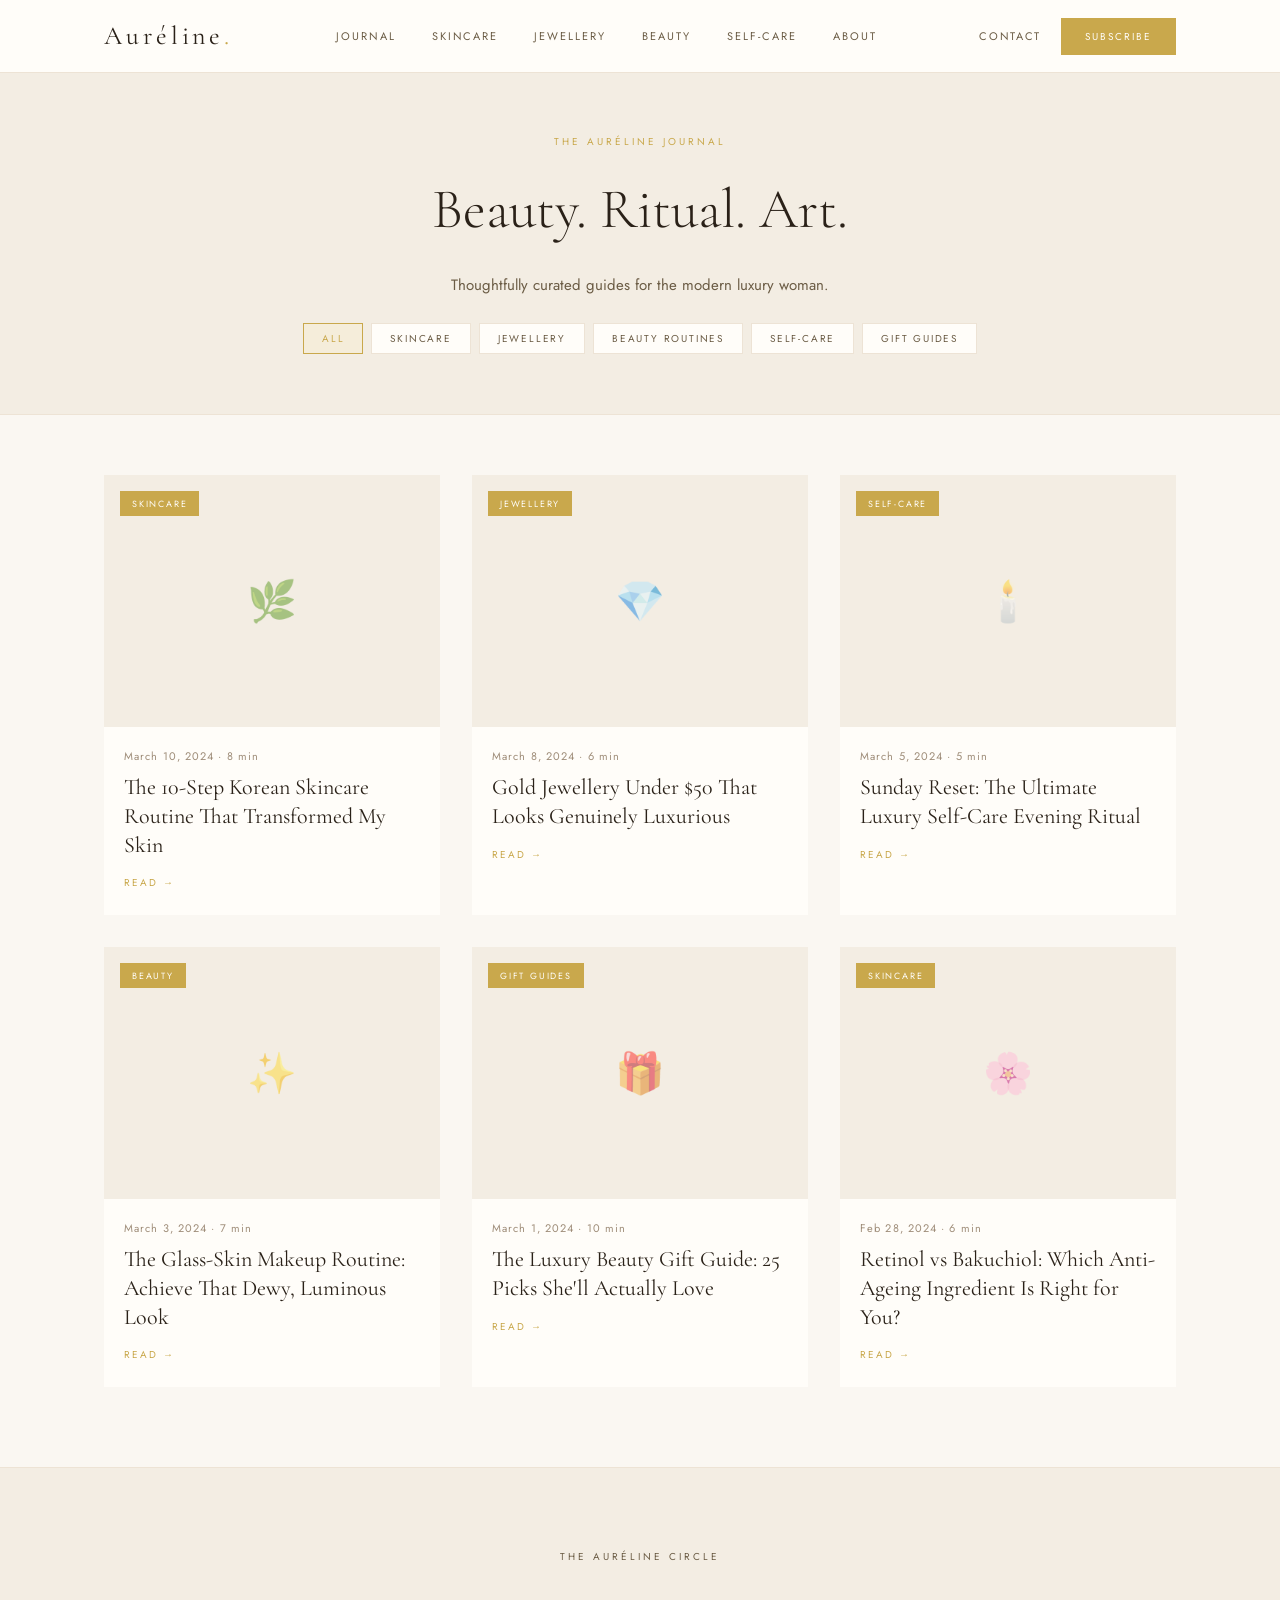
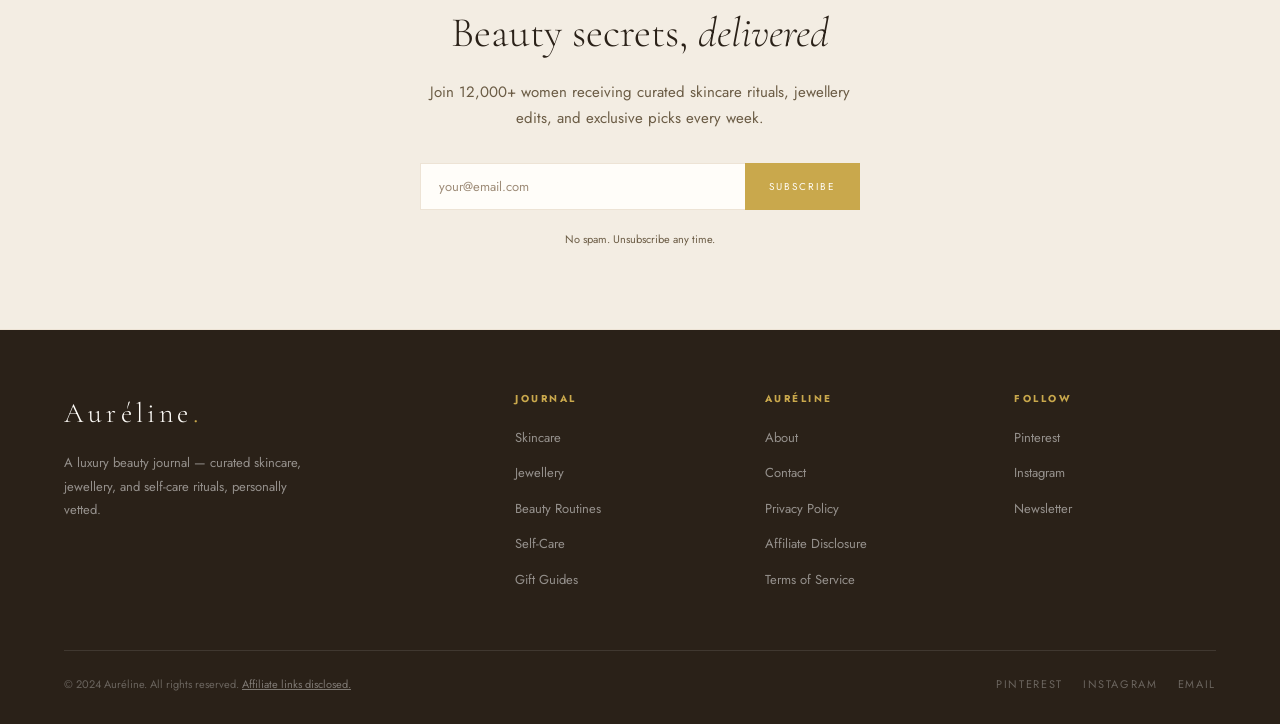
<file: blog.html>
<!DOCTYPE html>
<html lang="en">
<head>
  <meta charset="UTF-8" />
  <meta name="viewport" content="width=device-width, initial-scale=1.0" />
  <title>The Journal — Auréline</title>
  <meta name="description" content="Explore skincare routines, jewellery edits, beauty guides, and self-care rituals on the Auréline journal." />

  <link rel="icon" href="/images/favicon.svg" type="image/svg+xml" />

  <link rel="preconnect" href="https://fonts.googleapis.com" />
  <link rel="preconnect" href="https://fonts.gstatic.com" crossorigin />
  <link href="https://fonts.googleapis.com/css2?family=Cormorant+Garamond:ital,wght@0,300;0,400;0,500;1,300;1,400&family=Jost:wght@300;400;500&display=swap" rel="stylesheet" />
  <style>
/* =============================================
   AURÉLINE — Main Stylesheet
   ============================================= */

/* ---- RESET & BASE ---- */
*, *::before, *::after { margin: 0; padding: 0; box-sizing: border-box; }

:root {
  --cream: #FAF7F2;
  --cream2: #F3EDE3;
  --cream3: #EDE3D5;
  --gold: #C9A84C;
  --gold-light: #E8D5A3;
  --gold-pale: #F5EDDA;
  --text-dark: #2A2118;
  --text-mid: #6B5C45;
  --text-light: #9E8C78;
  --white: #FFFDF9;
  --serif: 'Cormorant Garamond', Georgia, serif;
  --sans: 'Jost', sans-serif;
  --max-w: 1200px;
  --side: 5%;
}

html { scroll-behavior: smooth; }

body {
  background: var(--cream);
  font-family: var(--sans);
  color: var(--text-dark);
  font-size: 15px;
  line-height: 1.7;
  overflow-x: hidden;
}

img { max-width: 100%; display: block; }
a { text-decoration: none; color: inherit; }

/* ---- UTILITY ---- */
.eyebrow {
  font-size: 10px;
  letter-spacing: 0.3em;
  text-transform: uppercase;
  color: var(--gold);
  display: block;
  margin-bottom: 12px;
}

.section-wrap {
  padding: 60px var(--side) 80px;
  max-width: var(--max-w);
  margin: 0 auto;
}

.section-header {
  text-align: center;
  margin-bottom: 40px;
}

.section-header h2 {
  font-family: var(--serif);
  font-size: 44px;
  font-weight: 300;
  color: var(--text-dark);
}

.section-header h2 em { font-style: italic; color: var(--gold); }

.divider {
  display: flex;
  align-items: center;
  gap: 20px;
  padding: 40px var(--side);
  max-width: var(--max-w);
  margin: 0 auto;
}

.divider-line { flex: 1; height: 1px; background: var(--cream3); }
.divider-text { font-size: 10px; letter-spacing: 0.3em; text-transform: uppercase; color: var(--text-light); white-space: nowrap; }

/* ---- BUTTONS ---- */
.btn-gold {
  display: inline-block;
  background: var(--gold);
  color: var(--white);
  padding: 10px 24px;
  font-size: 10px;
  letter-spacing: 0.2em;
  text-transform: uppercase;
  border: none;
  cursor: pointer;
  font-family: var(--sans);
  transition: background 0.2s;
}

.btn-gold:hover { background: #b8963e; color: var(--white); }

.btn-outline {
  display: inline-block;
  border: 1px solid var(--gold);
  color: var(--gold);
  padding: 10px 24px;
  font-size: 10px;
  letter-spacing: 0.2em;
  text-transform: uppercase;
  background: none;
  cursor: pointer;
  font-family: var(--sans);
  transition: all 0.2s;
}

.btn-outline:hover { background: var(--gold); color: var(--white); }

/* ---- NAVBAR ---- */
#navbar {
  background: var(--white);
  border-bottom: 1px solid var(--cream3);
  position: sticky;
  top: 0;
  z-index: 1000;
}

.nav-inner {
  max-width: var(--max-w);
  margin: 0 auto;
  padding: 0 var(--side);
  display: flex;
  align-items: center;
  justify-content: space-between;
  height: 72px;
}

.nav-logo {
  font-family: var(--serif);
  font-size: 26px;
  font-weight: 400;
  letter-spacing: 0.15em;
  color: var(--text-dark);
}

.nav-logo span { color: var(--gold); }

.nav-links {
  display: flex;
  gap: 36px;
  list-style: none;
}

.nav-links a {
  font-size: 11px;
  letter-spacing: 0.18em;
  text-transform: uppercase;
  color: var(--text-mid);
  transition: color 0.2s;
}

.nav-links a:hover { color: var(--gold); }

.nav-right {
  display: flex;
  align-items: center;
  gap: 20px;
}

.nav-link-text {
  font-size: 11px;
  letter-spacing: 0.15em;
  text-transform: uppercase;
  color: var(--text-mid);
  transition: color 0.2s;
}

.nav-link-text:hover { color: var(--gold); }

/* Hamburger */
.nav-hamburger {
  display: none;
  flex-direction: column;
  gap: 5px;
  background: none;
  border: none;
  cursor: pointer;
  padding: 4px;
}

.nav-hamburger span {
  display: block;
  width: 22px;
  height: 1.5px;
  background: var(--text-dark);
  transition: all 0.2s;
}

/* ---- HERO ---- */
.hero {
  background: var(--cream);
  padding: 100px var(--side) 80px;
}

.hero-inner {
  max-width: var(--max-w);
  margin: 0 auto;
  display: grid;
  grid-template-columns: 1fr 1fr;
  gap: 80px;
  align-items: center;
}

.hero-text h1 {
  font-family: var(--serif);
  font-size: 72px;
  font-weight: 300;
  line-height: 1.1;
  color: var(--text-dark);
  margin-bottom: 24px;
}

.hero-text h1 em { font-style: italic; color: var(--gold); }

.hero-desc {
  font-size: 15px;
  color: var(--text-mid);
  line-height: 1.8;
  margin-bottom: 36px;
  max-width: 420px;
}

.hero-ctas { display: flex; gap: 16px; align-items: center; flex-wrap: wrap; }

.hero-visual { position: relative; }

.hero-img-frame {
  background: var(--cream2);
  aspect-ratio: 4/5;
  display: flex;
  align-items: center;
  justify-content: center;
  position: relative;
  overflow: hidden;
  border: 1px solid var(--gold-light);
}

.hero-img-placeholder { text-align: center; padding: 40px; }
.hero-icon { font-size: 48px; display: block; margin-bottom: 16px; }
.hero-img-placeholder p { font-family: var(--serif); font-size: 18px; font-style: italic; color: var(--text-light); }

.hero-badge {
  position: absolute;
  bottom: -20px;
  left: -20px;
  background: var(--gold);
  color: var(--white);
  padding: 16px 20px;
  text-align: center;
}

.hero-badge .num {
  font-family: var(--serif);
  font-size: 32px;
  font-weight: 300;
  display: block;
  line-height: 1;
}

.hero-badge .label {
  font-size: 9px;
  letter-spacing: 0.2em;
  text-transform: uppercase;
  opacity: 0.9;
}

/* ---- FEATURED POSTS ---- */
.posts-grid {
  display: grid;
  grid-template-columns: 2fr 1fr 1fr;
  gap: 24px;
}

.post-card {
  background: var(--white);
  display: block;
  transition: transform 0.2s;
}

.post-card:hover { transform: translateY(-3px); }

.post-img {
  background: var(--cream2);
  aspect-ratio: 4/3;
  display: flex;
  align-items: center;
  justify-content: center;
  position: relative;
  overflow: hidden;
}

.post-card.featured .post-img { aspect-ratio: 3/2; }
.post-img-icon { font-size: 40px; opacity: 0.5; }

.post-cat {
  position: absolute;
  top: 16px;
  left: 16px;
  background: var(--gold);
  color: var(--white);
  font-size: 9px;
  letter-spacing: 0.2em;
  text-transform: uppercase;
  padding: 5px 12px;
}

.post-body { padding: 20px; }
.post-meta { font-size: 11px; color: var(--text-light); letter-spacing: 0.1em; margin-bottom: 8px; }
.post-title { font-family: var(--serif); font-size: 22px; font-weight: 400; line-height: 1.3; color: var(--text-dark); margin-bottom: 10px; }
.post-card.small .post-title { font-size: 17px; }
.post-excerpt { font-size: 13px; color: var(--text-mid); line-height: 1.7; margin-bottom: 14px; }
.post-read { font-size: 10px; letter-spacing: 0.2em; text-transform: uppercase; color: var(--gold); }

/* ---- CATEGORY STRIP ---- */
.cat-strip {
  background: var(--text-dark);
  padding: 40px var(--side);
  display: flex;
  gap: 0;
  overflow-x: auto;
}

.cat-item {
  flex: 1;
  min-width: 140px;
  text-align: center;
  padding: 24px 20px;
  border-right: 1px solid rgba(255,255,255,0.1);
  transition: background 0.2s;
  display: block;
}

.cat-item:last-child { border-right: none; }
.cat-item:hover { background: rgba(201,168,76,0.1); }
.cat-icon { font-size: 24px; display: block; margin-bottom: 10px; }
.cat-name { font-size: 10px; letter-spacing: 0.22em; text-transform: uppercase; color: rgba(255,255,255,0.7); display: block; margin-bottom: 4px; }
.cat-count { font-size: 11px; color: var(--gold); display: block; }

/* ---- PRODUCT GRID ---- */
.product-grid {
  display: grid;
  grid-template-columns: repeat(4, 1fr);
  gap: 20px;
}

.product-card {
  background: var(--white);
  padding: 20px;
  text-align: center;
  position: relative;
  transition: transform 0.2s;
  display: block;
}

.product-card:hover { transform: translateY(-4px); }
.product-card::after { content: ''; position: absolute; bottom: 0; left: 0; right: 0; height: 2px; background: var(--gold); transform: scaleX(0); transition: transform 0.2s; }
.product-card:hover::after { transform: scaleX(1); }

.product-img {
  background: var(--cream2);
  aspect-ratio: 1;
  display: flex;
  align-items: center;
  justify-content: center;
  margin-bottom: 14px;
  font-size: 36px;
}

.product-badge {
  position: absolute;
  top: 12px;
  right: 12px;
  background: var(--gold-pale);
  color: var(--gold);
  font-size: 9px;
  letter-spacing: 0.1em;
  padding: 3px 8px;
  border: 1px solid var(--gold-light);
}

.product-brand { font-size: 10px; letter-spacing: 0.2em; text-transform: uppercase; color: var(--text-light); margin-bottom: 6px; }
.product-name { font-family: var(--serif); font-size: 17px; color: var(--text-dark); margin-bottom: 8px; line-height: 1.3; }
.product-price { font-size: 15px; color: var(--gold); font-weight: 500; margin-bottom: 14px; }
.stars { color: var(--gold); font-size: 12px; margin-bottom: 6px; }

.btn-amazon {
  display: block;
  background: var(--text-dark);
  color: var(--white);
  padding: 9px 14px;
  font-size: 9px;
  letter-spacing: 0.18em;
  text-transform: uppercase;
  font-family: var(--sans);
  transition: background 0.2s;
  text-align: center;
}

.btn-amazon:hover { background: var(--gold); color: var(--white); }

/* ---- NEWSLETTER ---- */
.newsletter {
  background: var(--cream2);
  border-top: 1px solid var(--cream3);
  border-bottom: 1px solid var(--cream3);
  padding: 80px var(--side);
  text-align: center;
}

.newsletter h2 {
  font-family: var(--serif);
  font-size: 42px;
  font-weight: 300;
  color: var(--text-dark);
  margin-bottom: 12px;
}

.newsletter h2 em { font-style: italic; }
.newsletter p { color: var(--text-mid); margin-bottom: 32px; max-width: 460px; margin-left: auto; margin-right: auto; }

.newsletter-form {
  display: flex;
  max-width: 440px;
  margin: 0 auto 20px;
}

.newsletter-form input {
  flex: 1;
  padding: 13px 18px;
  border: 1px solid var(--cream3);
  background: var(--white);
  font-family: var(--sans);
  font-size: 13px;
  color: var(--text-dark);
  outline: none;
  border-right: none;
}

.newsletter-form input:focus { border-color: var(--gold); }
.newsletter-form input::placeholder { color: var(--text-light); }

.newsletter-form button {
  padding: 13px 24px;
  background: var(--gold);
  color: var(--white);
  border: none;
  font-family: var(--sans);
  font-size: 10px;
  letter-spacing: 0.2em;
  text-transform: uppercase;
  cursor: pointer;
  transition: background 0.2s;
}

.newsletter-form button:hover { background: #b8963e; }
.newsletter-fine { font-size: 11px; color: var(--text-light); margin-bottom: 0 !important; }

/* ---- SOCIAL GRID ---- */
.social-section { padding-bottom: 80px; }

.social-grid {
  display: grid;
  grid-template-columns: repeat(6, 1fr);
  gap: 8px;
}

.social-img {
  background: var(--cream2);
  aspect-ratio: 1;
  display: flex;
  align-items: center;
  justify-content: center;
  font-size: 28px;
  cursor: pointer;
  transition: opacity 0.2s;
  border: 1px solid var(--cream3);
}

.social-img:hover { opacity: 0.8; }

/* ---- FOOTER ---- */
footer {
  background: var(--text-dark);
  padding: 60px var(--side) 30px;
}

.footer-grid {
  display: grid;
  grid-template-columns: 2fr 1fr 1fr 1fr;
  gap: 48px;
  max-width: var(--max-w);
  margin: 0 auto 48px;
}

.footer-logo {
  font-family: var(--serif);
  font-size: 28px;
  font-weight: 300;
  color: var(--white);
  letter-spacing: 0.15em;
  margin-bottom: 14px;
}

.footer-logo span { color: var(--gold); }
.footer-brand p:not(.footer-logo) { font-size: 13px; color: rgba(255,255,255,0.5); line-height: 1.8; max-width: 260px; }

.footer-col h4 {
  font-size: 10px;
  letter-spacing: 0.25em;
  text-transform: uppercase;
  color: var(--gold);
  margin-bottom: 18px;
}

.footer-col ul { list-style: none; }
.footer-col ul li { margin-bottom: 10px; }

.footer-col ul li a {
  font-size: 13px;
  color: rgba(255,255,255,0.5);
  transition: color 0.2s;
}

.footer-col ul li a:hover { color: var(--white); }

.footer-bottom {
  border-top: 1px solid rgba(255,255,255,0.1);
  padding-top: 24px;
  max-width: var(--max-w);
  margin: 0 auto;
  display: flex;
  justify-content: space-between;
  align-items: center;
  flex-wrap: wrap;
  gap: 12px;
}

.footer-bottom p { font-size: 11px; color: rgba(255,255,255,0.3); }
.footer-bottom p a { color: rgba(255,255,255,0.4); text-decoration: underline; }

.footer-social { display: flex; gap: 20px; }

.footer-social a {
  font-size: 11px;
  letter-spacing: 0.15em;
  color: rgba(255,255,255,0.3);
  text-transform: uppercase;
  transition: color 0.2s;
}

.footer-social a:hover { color: var(--gold); }

/* ---- BLOG PAGE ---- */
.blog-hero {
  background: var(--cream2);
  padding: 60px var(--side);
  text-align: center;
  border-bottom: 1px solid var(--cream3);
}

.blog-hero h1 {
  font-family: var(--serif);
  font-size: 56px;
  font-weight: 300;
  color: var(--text-dark);
  margin-bottom: 16px;
}

.blog-filter {
  display: flex;
  gap: 8px;
  justify-content: center;
  flex-wrap: wrap;
  margin-top: 24px;
}

.filter-btn {
  border: 1px solid var(--cream3);
  background: var(--white);
  color: var(--text-mid);
  padding: 7px 18px;
  font-size: 10px;
  letter-spacing: 0.18em;
  text-transform: uppercase;
  cursor: pointer;
  font-family: var(--sans);
  transition: all 0.2s;
}

.filter-btn:hover, .filter-btn.active {
  border-color: var(--gold);
  color: var(--gold);
  background: var(--gold-pale);
}

.blog-grid {
  display: grid;
  grid-template-columns: repeat(3, 1fr);
  gap: 32px;
}

/* ---- ARTICLE PAGE ---- */
.article-wrapper {
  max-width: 780px;
  margin: 0 auto;
  padding: 60px var(--side);
}

.article-cat {
  font-size: 10px;
  letter-spacing: 0.25em;
  text-transform: uppercase;
  color: var(--gold);
  margin-bottom: 16px;
  display: block;
}

.article-title {
  font-family: var(--serif);
  font-size: 52px;
  font-weight: 300;
  line-height: 1.15;
  color: var(--text-dark);
  margin-bottom: 20px;
}

.article-meta {
  display: flex;
  gap: 16px;
  align-items: center;
  flex-wrap: wrap;
  padding: 16px 0;
  border-top: 1px solid var(--cream3);
  border-bottom: 1px solid var(--cream3);
  margin-bottom: 36px;
}

.article-meta span { font-size: 12px; color: var(--text-light); }

.pin-btn {
  margin-left: auto;
  background: #E60023;
  color: white;
  border: none;
  padding: 7px 14px;
  font-size: 10px;
  letter-spacing: 0.1em;
  cursor: pointer;
  font-family: var(--sans);
  display: inline-flex;
  align-items: center;
  gap: 6px;
  transition: background 0.2s;
  text-decoration: none;
}

.pin-btn:hover { background: #c0001d; color: white; }

.article-hero-img {
  background: var(--cream2);
  aspect-ratio: 2/3;
  max-width: 360px;
  margin: 0 auto 40px;
  display: flex;
  align-items: center;
  justify-content: center;
  font-size: 56px;
  border: 1px solid var(--cream3);
}

/* Table of Contents */
.toc {
  background: var(--gold-pale);
  border-left: 3px solid var(--gold);
  padding: 24px 28px;
  margin-bottom: 40px;
}

.toc h3 {
  font-size: 11px;
  letter-spacing: 0.2em;
  text-transform: uppercase;
  color: var(--text-mid);
  margin-bottom: 12px;
}

.toc ol { padding-left: 18px; }
.toc ol li { margin-bottom: 6px; }
.toc ol li a { font-size: 14px; color: var(--gold); }
.toc ol li a:hover { text-decoration: underline; }

/* Article Body */
.article-body h2 {
  font-family: var(--serif);
  font-size: 32px;
  font-weight: 300;
  color: var(--text-dark);
  margin: 40px 0 16px;
  border-bottom: 1px solid var(--cream3);
  padding-bottom: 12px;
}

.article-body p { color: var(--text-mid); margin-bottom: 20px; line-height: 1.85; }

.article-body .highlight {
  background: var(--gold-pale);
  border-left: 3px solid var(--gold);
  padding: 16px 20px;
  margin: 28px 0;
  font-family: var(--serif);
  font-size: 18px;
  font-style: italic;
  color: var(--text-dark);
}

/* Comparison Table */
.comparison-table { width: 100%; border-collapse: collapse; margin: 32px 0; font-size: 13px; }
.comparison-table th { background: var(--text-dark); color: var(--white); padding: 12px 16px; text-align: left; font-size: 10px; letter-spacing: 0.15em; text-transform: uppercase; font-weight: 400; }
.comparison-table td { padding: 12px 16px; border-bottom: 1px solid var(--cream3); color: var(--text-mid); }
.comparison-table tr:hover td { background: var(--gold-pale); }
.comparison-table .pick { color: var(--gold); font-weight: 500; }

/* Best Picks */
.best-picks {
  background: var(--cream2);
  border: 1px solid var(--cream3);
  padding: 28px;
  margin: 36px 0;
}

.best-picks h3 {
  font-family: var(--serif);
  font-size: 24px;
  font-weight: 300;
  color: var(--text-dark);
  margin-bottom: 20px;
}

.best-pick-item {
  display: flex;
  align-items: flex-start;
  gap: 16px;
  padding: 14px 0;
  border-bottom: 1px solid var(--cream3);
}

.best-pick-item:last-child { border-bottom: none; padding-bottom: 0; }

.pick-num {
  background: var(--gold);
  color: var(--white);
  width: 28px;
  height: 28px;
  display: flex;
  align-items: center;
  justify-content: center;
  font-size: 12px;
  flex-shrink: 0;
  font-family: var(--serif);
}

.pick-info { flex: 1; }
.pick-info strong { font-family: var(--serif); font-size: 16px; font-weight: 400; display: block; margin-bottom: 4px; color: var(--text-dark); }
.pick-info span { font-size: 13px; color: var(--text-mid); }

.pick-btn {
  background: var(--gold);
  color: var(--white);
  border: none;
  padding: 7px 14px;
  font-size: 9px;
  letter-spacing: 0.15em;
  text-transform: uppercase;
  cursor: pointer;
  font-family: var(--sans);
  white-space: nowrap;
  transition: background 0.2s;
  text-decoration: none;
  display: inline-block;
}

.pick-btn:hover { background: #b8963e; color: var(--white); }

.affiliate-notice {
  font-size: 12px;
  color: var(--text-light);
  background: var(--cream2);
  padding: 12px 16px;
  border-left: 3px solid var(--cream3);
  margin-top: 40px;
}

/* ---- ABOUT PAGE ---- */
.about-hero {
  display: grid;
  grid-template-columns: 1fr 1fr;
  gap: 80px;
  align-items: center;
  padding: 80px var(--side);
  max-width: var(--max-w);
  margin: 0 auto;
}

.about-img {
  background: var(--cream2);
  aspect-ratio: 3/4;
  display: flex;
  align-items: center;
  justify-content: center;
  font-size: 60px;
  border: 1px solid var(--cream3);
}

.about-text h1 {
  font-family: var(--serif);
  font-size: 48px;
  font-weight: 300;
  line-height: 1.2;
  margin-bottom: 24px;
}

.about-text h1 em { font-style: italic; color: var(--gold); }
.about-text p { color: var(--text-mid); margin-bottom: 18px; line-height: 1.85; }

.values-grid {
  display: grid;
  grid-template-columns: repeat(3, 1fr);
  gap: 24px;
  padding: 0 var(--side) 80px;
  max-width: var(--max-w);
  margin: 0 auto;
}

.value-card {
  background: var(--white);
  padding: 32px;
  text-align: center;
  border: 1px solid var(--cream3);
}

.value-icon { font-size: 32px; margin-bottom: 16px; display: block; }
.value-card h3 { font-family: var(--serif); font-size: 22px; font-weight: 300; color: var(--text-dark); margin-bottom: 10px; }
.value-card p { font-size: 13px; color: var(--text-mid); line-height: 1.8; }

/* ---- CONTACT PAGE ---- */
.contact-wrapper {
  display: grid;
  grid-template-columns: 1fr 1fr;
  gap: 80px;
  padding: 80px var(--side);
  max-width: 1100px;
  margin: 0 auto;
}

.contact-info h1 {
  font-family: var(--serif);
  font-size: 48px;
  font-weight: 300;
  margin-bottom: 20px;
}

.contact-info > p { color: var(--text-mid); line-height: 1.85; margin-bottom: 32px; }

.contact-detail {
  display: flex;
  align-items: flex-start;
  gap: 12px;
  margin-bottom: 20px;
}

.contact-icon {
  width: 36px;
  height: 36px;
  background: var(--gold-pale);
  border: 1px solid var(--gold-light);
  display: flex;
  align-items: center;
  justify-content: center;
  font-size: 16px;
  flex-shrink: 0;
}

.contact-detail p { margin: 0; font-size: 13px; color: var(--text-mid); }
.contact-detail strong { display: block; font-size: 12px; font-weight: 500; color: var(--text-dark); letter-spacing: 0.05em; margin-bottom: 2px; }

.contact-form {
  background: var(--white);
  padding: 40px;
  border: 1px solid var(--cream3);
}

.form-row { margin-bottom: 20px; }

.form-row label {
  display: block;
  font-size: 10px;
  letter-spacing: 0.18em;
  text-transform: uppercase;
  color: var(--text-mid);
  margin-bottom: 7px;
}

.form-row input,
.form-row textarea,
.form-row select {
  width: 100%;
  padding: 11px 14px;
  border: 1px solid var(--cream3);
  background: var(--cream);
  font-family: var(--sans);
  font-size: 14px;
  color: var(--text-dark);
  outline: none;
  transition: border-color 0.2s;
  appearance: none;
}

.form-row input:focus,
.form-row textarea:focus,
.form-row select:focus { border-color: var(--gold); }

.form-row textarea { resize: vertical; min-height: 120px; }

.form-2col {
  display: grid;
  grid-template-columns: 1fr 1fr;
  gap: 16px;
}

/* ---- POLICY PAGES ---- */
.policy-wrapper {
  max-width: 760px;
  margin: 0 auto;
  padding: 60px var(--side);
}

.policy-wrapper h1 {
  font-family: var(--serif);
  font-size: 44px;
  font-weight: 300;
  margin-bottom: 8px;
}

.policy-wrapper .updated { font-size: 12px; color: var(--text-light); margin-bottom: 40px; display: block; }

.policy-wrapper h2 {
  font-family: var(--serif);
  font-size: 26px;
  font-weight: 300;
  color: var(--text-dark);
  margin: 32px 0 12px;
  border-bottom: 1px solid var(--cream3);
  padding-bottom: 8px;
}

.policy-wrapper p { color: var(--text-mid); margin-bottom: 16px; line-height: 1.85; }
.policy-wrapper ul { padding-left: 20px; margin-bottom: 16px; }
.policy-wrapper ul li { color: var(--text-mid); margin-bottom: 6px; font-size: 14px; }

.affiliate-box {
  background: var(--gold-pale);
  border: 1px solid var(--gold-light);
  padding: 20px 24px;
  margin: 32px 0;
  border-left: 4px solid var(--gold);
}

.affiliate-box p { color: var(--text-dark); font-size: 14px; margin: 0; }

/* ---- PAGE HERO (reusable) ---- */
.page-hero {
  background: var(--cream2);
  padding: 60px var(--side);
  text-align: center;
  border-bottom: 1px solid var(--cream3);
}

.page-hero h1 {
  font-family: var(--serif);
  font-size: 52px;
  font-weight: 300;
  color: var(--text-dark);
  margin-bottom: 12px;
}

.page-hero p { color: var(--text-mid); max-width: 500px; margin: 0 auto; }

/* ---- TOAST ---- */
.toast {
  position: fixed;
  bottom: 32px;
  right: 32px;
  background: var(--text-dark);
  color: var(--white);
  padding: 14px 24px;
  font-size: 13px;
  z-index: 9999;
  opacity: 0;
  transform: translateY(10px);
  transition: all 0.3s;
  pointer-events: none;
  border-left: 3px solid var(--gold);
}

.toast.show { opacity: 1; transform: translateY(0); }

/* =============================================
   RESPONSIVE
   ============================================= */

@media (max-width: 1024px) {
  .nav-links { gap: 22px; }
  .hero-text h1 { font-size: 58px; }
  .product-grid { grid-template-columns: repeat(2, 1fr); }
  .footer-grid { grid-template-columns: 1fr 1fr; gap: 32px; }
}

@media (max-width: 768px) {
  :root { --side: 6%; }

  /* Nav mobile */
  .nav-links {
    display: none;
    position: absolute;
    top: 72px;
    left: 0;
    right: 0;
    background: var(--white);
    border-bottom: 1px solid var(--cream3);
    flex-direction: column;
    padding: 24px var(--side);
    gap: 18px;
  }

  .nav-links.open { display: flex; }
  .nav-hamburger { display: flex; }
  .nav-right .nav-link-text { display: none; }

  #navbar { position: sticky; }

  .hero { padding: 60px var(--side); }
  .hero-inner { grid-template-columns: 1fr; gap: 48px; }
  .hero-text h1 { font-size: 48px; }

  .posts-grid { grid-template-columns: 1fr; }
  .blog-grid { grid-template-columns: 1fr; }
  .about-hero { grid-template-columns: 1fr; gap: 40px; }
  .contact-wrapper { grid-template-columns: 1fr; gap: 40px; }
  .values-grid { grid-template-columns: 1fr; }
  .social-grid { grid-template-columns: repeat(3, 1fr); }
  .form-2col { grid-template-columns: 1fr; }
  .article-title { font-size: 36px; }
  .footer-grid { grid-template-columns: 1fr 1fr; gap: 28px; }
  .section-header h2 { font-size: 34px; }
  .newsletter h2 { font-size: 32px; }
  .comparison-table { font-size: 12px; }
  .comparison-table th, .comparison-table td { padding: 8px 10px; }
}

@media (max-width: 480px) {
  .hero-text h1 { font-size: 38px; }
  .product-grid { grid-template-columns: 1fr; }
  .footer-grid { grid-template-columns: 1fr; }
  .newsletter-form { flex-direction: column; }
  .newsletter-form input { border-right: 1px solid var(--cream3); border-bottom: none; }
  .article-title { font-size: 30px; }
  .contact-form { padding: 24px 20px; }
}

  </style>
</head>
<body>

  <nav id="navbar">
    <div class="nav-inner">
      <a class="nav-logo" href="/">Auréline<span>.</span></a>
      <button class="nav-hamburger" id="hamburger" aria-label="Open menu" aria-expanded="false">
        <span></span><span></span><span></span>
      </button>
      <ul class="nav-links" id="nav-links">
        <li><a href="/blog.html">Journal</a></li>
        <li><a href="/category-skincare.html">Skincare</a></li>
        <li><a href="/category-jewellery.html">Jewellery</a></li>
        <li><a href="/category-beauty.html">Beauty</a></li>
        <li><a href="/category-selfcare.html">Self-Care</a></li>
        <li><a href="/about.html">About</a></li>
      </ul>
      <div class="nav-right">
        <a href="/contact.html" class="nav-link-text">Contact</a>
        <a href="#newsletter" class="btn-gold">Subscribe</a>
      </div>
    </div>
  </nav>

  <div class="blog-hero">
    <p class="eyebrow">The Auréline Journal</p>
    <h1>Beauty. Ritual. Art.</h1>
    <p style="color:var(--text-mid);margin-top:8px;">Thoughtfully curated guides for the modern luxury woman.</p>
    <div class="blog-filter">
      <button class="filter-btn active" data-cat="all">All</button>
      <button class="filter-btn" data-cat="skincare">Skincare</button>
      <button class="filter-btn" data-cat="jewellery">Jewellery</button>
      <button class="filter-btn" data-cat="beauty">Beauty Routines</button>
      <button class="filter-btn" data-cat="selfcare">Self-Care</button>
      <button class="filter-btn" data-cat="gifts">Gift Guides</button>
    </div>
  </div>

  <div class="section-wrap">
    <div class="blog-grid">

      <a href="/post-korean-skincare.html" class="post-card" data-cat="skincare">
        <div class="post-img"><span class="post-img-icon">🌿</span><span class="post-cat">Skincare</span></div>
        <div class="post-body">
          <p class="post-meta">March 10, 2024 · 8 min</p>
          <h2 class="post-title">The 10-Step Korean Skincare Routine That Transformed My Skin</h2>
          <span class="post-read">Read →</span>
        </div>
      </a>

      <a href="/blog.html" class="post-card" data-cat="jewellery">
        <div class="post-img"><span class="post-img-icon">💎</span><span class="post-cat">Jewellery</span></div>
        <div class="post-body">
          <p class="post-meta">March 8, 2024 · 6 min</p>
          <h2 class="post-title">Gold Jewellery Under $50 That Looks Genuinely Luxurious</h2>
          <span class="post-read">Read →</span>
        </div>
      </a>

      <a href="/blog.html" class="post-card" data-cat="selfcare">
        <div class="post-img"><span class="post-img-icon">🕯️</span><span class="post-cat">Self-Care</span></div>
        <div class="post-body">
          <p class="post-meta">March 5, 2024 · 5 min</p>
          <h2 class="post-title">Sunday Reset: The Ultimate Luxury Self-Care Evening Ritual</h2>
          <span class="post-read">Read →</span>
        </div>
      </a>

      <a href="/blog.html" class="post-card" data-cat="beauty">
        <div class="post-img"><span class="post-img-icon">✨</span><span class="post-cat">Beauty</span></div>
        <div class="post-body">
          <p class="post-meta">March 3, 2024 · 7 min</p>
          <h2 class="post-title">The Glass-Skin Makeup Routine: Achieve That Dewy, Luminous Look</h2>
          <span class="post-read">Read →</span>
        </div>
      </a>

      <a href="/blog.html" class="post-card" data-cat="gifts">
        <div class="post-img"><span class="post-img-icon">🎁</span><span class="post-cat">Gift Guides</span></div>
        <div class="post-body">
          <p class="post-meta">March 1, 2024 · 10 min</p>
          <h2 class="post-title">The Luxury Beauty Gift Guide: 25 Picks She'll Actually Love</h2>
          <span class="post-read">Read →</span>
        </div>
      </a>

      <a href="/blog.html" class="post-card" data-cat="skincare">
        <div class="post-img"><span class="post-img-icon">🌸</span><span class="post-cat">Skincare</span></div>
        <div class="post-body">
          <p class="post-meta">Feb 28, 2024 · 6 min</p>
          <h2 class="post-title">Retinol vs Bakuchiol: Which Anti-Ageing Ingredient Is Right for You?</h2>
          <span class="post-read">Read →</span>
        </div>
      </a>

    </div>
  </div>

  <section class="newsletter" id="newsletter">
    <p class="eyebrow">The Auréline Circle</p>
    <h2>Beauty secrets, <em>delivered</em></h2>
    <p>Join 12,000+ women receiving curated skincare rituals, jewellery edits, and exclusive picks every week.</p>
    <form class="newsletter-form" onsubmit="handleSubscribe(event)">
      <input type="email" placeholder="your@email.com" required aria-label="Email address" />
      <button type="submit">Subscribe</button>
    </form>
    <p class="newsletter-fine">No spam. Unsubscribe any time.</p>
  </section>

  <footer>
    <div class="footer-grid">
      <div class="footer-brand">
        <p class="footer-logo">Auréline<span>.</span></p>
        <p>A luxury beauty journal — curated skincare, jewellery, and self-care rituals, personally vetted.</p>
      </div>
      <div class="footer-col"><h4>Journal</h4><ul>
        <li><a href="/category-skincare.html">Skincare</a></li>
        <li><a href="/category-jewellery.html">Jewellery</a></li>
        <li><a href="/category-beauty.html">Beauty Routines</a></li>
        <li><a href="/category-selfcare.html">Self-Care</a></li>
        <li><a href="/category-gifts.html">Gift Guides</a></li>
      </ul></div>
      <div class="footer-col"><h4>Auréline</h4><ul>
        <li><a href="/about.html">About</a></li>
        <li><a href="/contact.html">Contact</a></li>
        <li><a href="/privacy.html">Privacy Policy</a></li>
        <li><a href="/disclosure.html">Affiliate Disclosure</a></li>
        <li><a href="/terms.html">Terms of Service</a></li>
      </ul></div>
      <div class="footer-col"><h4>Follow</h4><ul>
        <li><a href="https://pinterest.com" target="_blank" rel="noopener">Pinterest</a></li>
        <li><a href="https://instagram.com" target="_blank" rel="noopener">Instagram</a></li>
        <li><a href="#newsletter">Newsletter</a></li>
      </ul></div>
    </div>
    <div class="footer-bottom">
      <p>© 2024 Auréline. All rights reserved. <a href="/disclosure.html">Affiliate links disclosed.</a></p>
      <div class="footer-social">
        <a href="https://pinterest.com" target="_blank" rel="noopener">Pinterest</a>
        <a href="https://instagram.com" target="_blank" rel="noopener">Instagram</a>
        <a href="mailto:hello@aureline.com">Email</a>
      </div>
    </div>
  </footer>

  <script src="/js/main.js"></script>
</body>
</html>
</file>
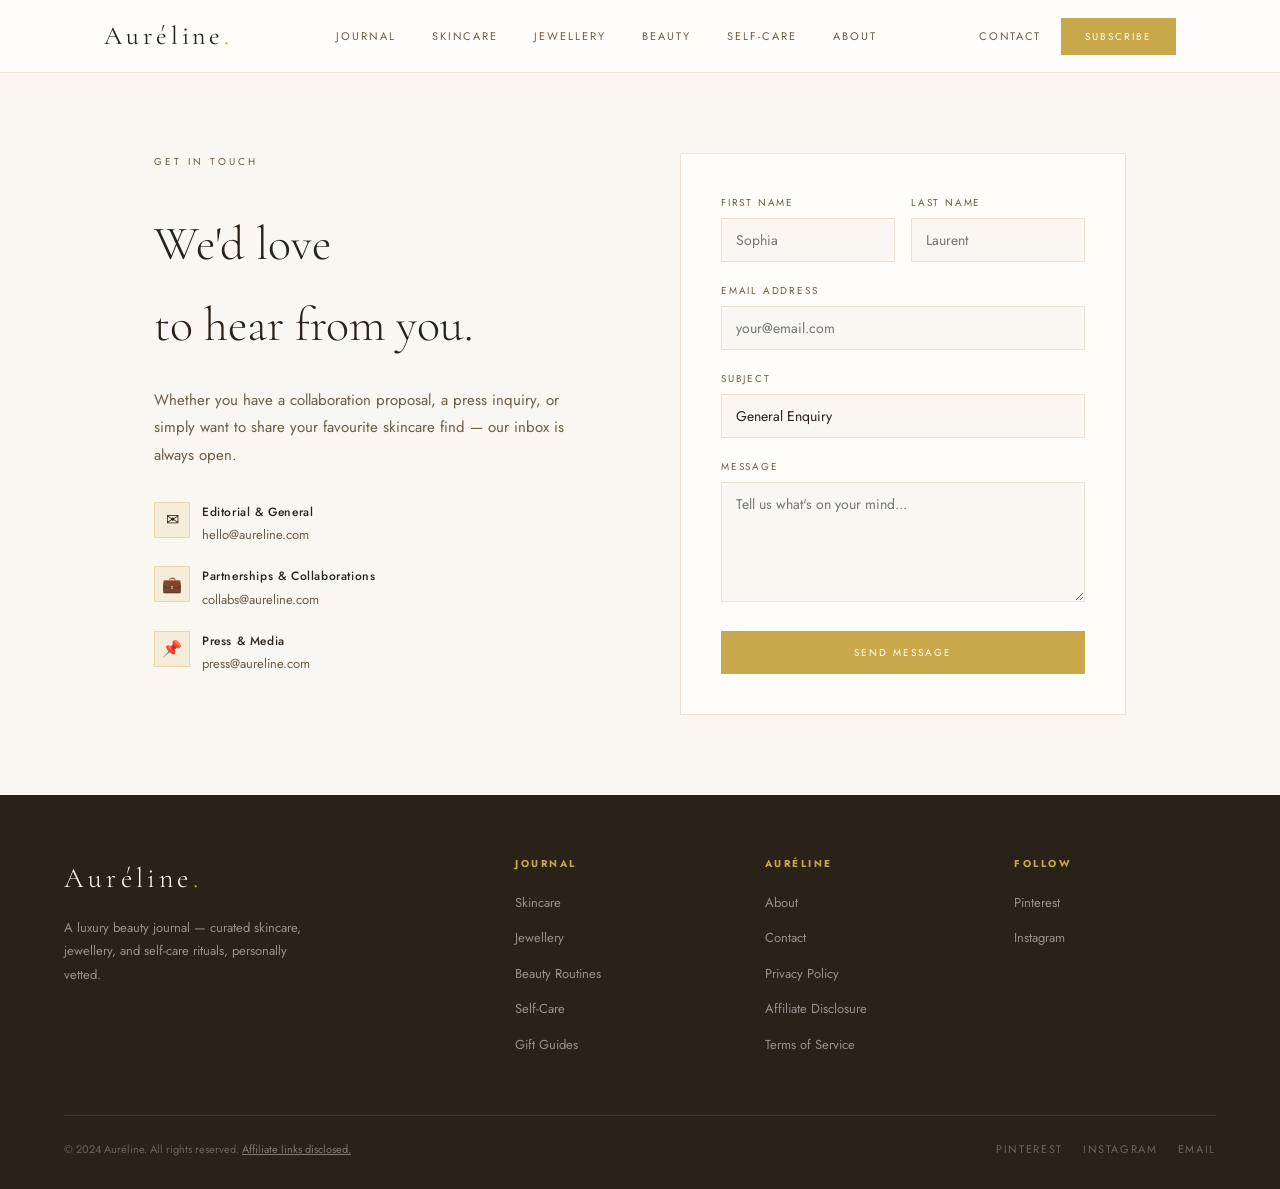
<file: contact.html>
<!DOCTYPE html>
<html lang="en">
<head>
  <meta charset="UTF-8" /><meta name="viewport" content="width=device-width, initial-scale=1.0" />
  <title>Contact — Auréline</title>
  <meta name="description" content="Get in touch with the Auréline team for collaborations, press, or general enquiries." />
  <link rel="preconnect" href="https://fonts.googleapis.com" /><link rel="preconnect" href="https://fonts.gstatic.com" crossorigin />
  <link href="https://fonts.googleapis.com/css2?family=Cormorant+Garamond:ital,wght@0,300;0,400;0,500;1,300;1,400&family=Jost:wght@300;400;500&display=swap" rel="stylesheet" />
  <link rel="icon" href="/images/favicon.svg" type="image/svg+xml" />
  <link rel="stylesheet" href="/css/style.css" />
</head>
<body>
  <nav id="navbar"><div class="nav-inner">
    <a class="nav-logo" href="/">Auréline<span>.</span></a>
    <button class="nav-hamburger" id="hamburger" aria-label="Open menu" aria-expanded="false"><span></span><span></span><span></span></button>
    <ul class="nav-links" id="nav-links">
      <li><a href="/blog.html">Journal</a></li><li><a href="/category-skincare.html">Skincare</a></li>
      <li><a href="/category-jewellery.html">Jewellery</a></li><li><a href="/category-beauty.html">Beauty</a></li>
      <li><a href="/category-selfcare.html">Self-Care</a></li><li><a href="/about.html">About</a></li>
    </ul>
    <div class="nav-right"><a href="/contact.html" class="nav-link-text">Contact</a><a href="#newsletter" class="btn-gold">Subscribe</a></div>
  </div></nav>

  <div class="contact-wrapper">
    <div class="contact-info">
      <p class="eyebrow">Get in Touch</p>
      <h1>We'd love<br>to hear from you.</h1>
      <p>Whether you have a collaboration proposal, a press inquiry, or simply want to share your favourite skincare find — our inbox is always open.</p>
      <div class="contact-detail">
        <div class="contact-icon">✉</div>
        <p><strong>Editorial &amp; General</strong>hello@aureline.com</p>
      </div>
      <div class="contact-detail">
        <div class="contact-icon">💼</div>
        <p><strong>Partnerships &amp; Collaborations</strong>collabs@aureline.com</p>
      </div>
      <div class="contact-detail">
        <div class="contact-icon">📌</div>
        <p><strong>Press &amp; Media</strong>press@aureline.com</p>
      </div>
    </div>
    <form class="contact-form" id="contact-form">
      <div class="form-2col">
        <div class="form-row"><label>First Name</label><input type="text" placeholder="Sophia" required /></div>
        <div class="form-row"><label>Last Name</label><input type="text" placeholder="Laurent" /></div>
      </div>
      <div class="form-row"><label>Email Address</label><input type="email" placeholder="your@email.com" required /></div>
      <div class="form-row"><label>Subject</label>
        <select>
          <option>General Enquiry</option>
          <option>Collaboration</option>
          <option>Press</option>
          <option>Affiliate Programme</option>
          <option>Other</option>
        </select>
      </div>
      <div class="form-row"><label>Message</label><textarea placeholder="Tell us what's on your mind..." required></textarea></div>
      <button type="submit" class="btn-gold" style="width:100%;padding:14px;">Send Message</button>
    </form>
  </div>

  <footer>
    <div class="footer-grid">
      <div class="footer-brand"><p class="footer-logo">Auréline<span>.</span></p><p>A luxury beauty journal — curated skincare, jewellery, and self-care rituals, personally vetted.</p></div>
      <div class="footer-col"><h4>Journal</h4><ul><li><a href="/category-skincare.html">Skincare</a></li><li><a href="/category-jewellery.html">Jewellery</a></li><li><a href="/category-beauty.html">Beauty Routines</a></li><li><a href="/category-selfcare.html">Self-Care</a></li><li><a href="/category-gifts.html">Gift Guides</a></li></ul></div>
      <div class="footer-col"><h4>Auréline</h4><ul><li><a href="/about.html">About</a></li><li><a href="/contact.html">Contact</a></li><li><a href="/privacy.html">Privacy Policy</a></li><li><a href="/disclosure.html">Affiliate Disclosure</a></li><li><a href="/terms.html">Terms of Service</a></li></ul></div>
      <div class="footer-col"><h4>Follow</h4><ul><li><a href="https://pinterest.com" target="_blank" rel="noopener">Pinterest</a></li><li><a href="https://instagram.com" target="_blank" rel="noopener">Instagram</a></li></ul></div>
    </div>
    <div class="footer-bottom">
      <p>© 2024 Auréline. All rights reserved. <a href="/disclosure.html">Affiliate links disclosed.</a></p>
      <div class="footer-social"><a href="https://pinterest.com" target="_blank" rel="noopener">Pinterest</a><a href="https://instagram.com" target="_blank" rel="noopener">Instagram</a><a href="mailto:hello@aureline.com">Email</a></div>
    </div>
  </footer>
  <script src="/js/main.js"></script>
</body>
</html>
</file>
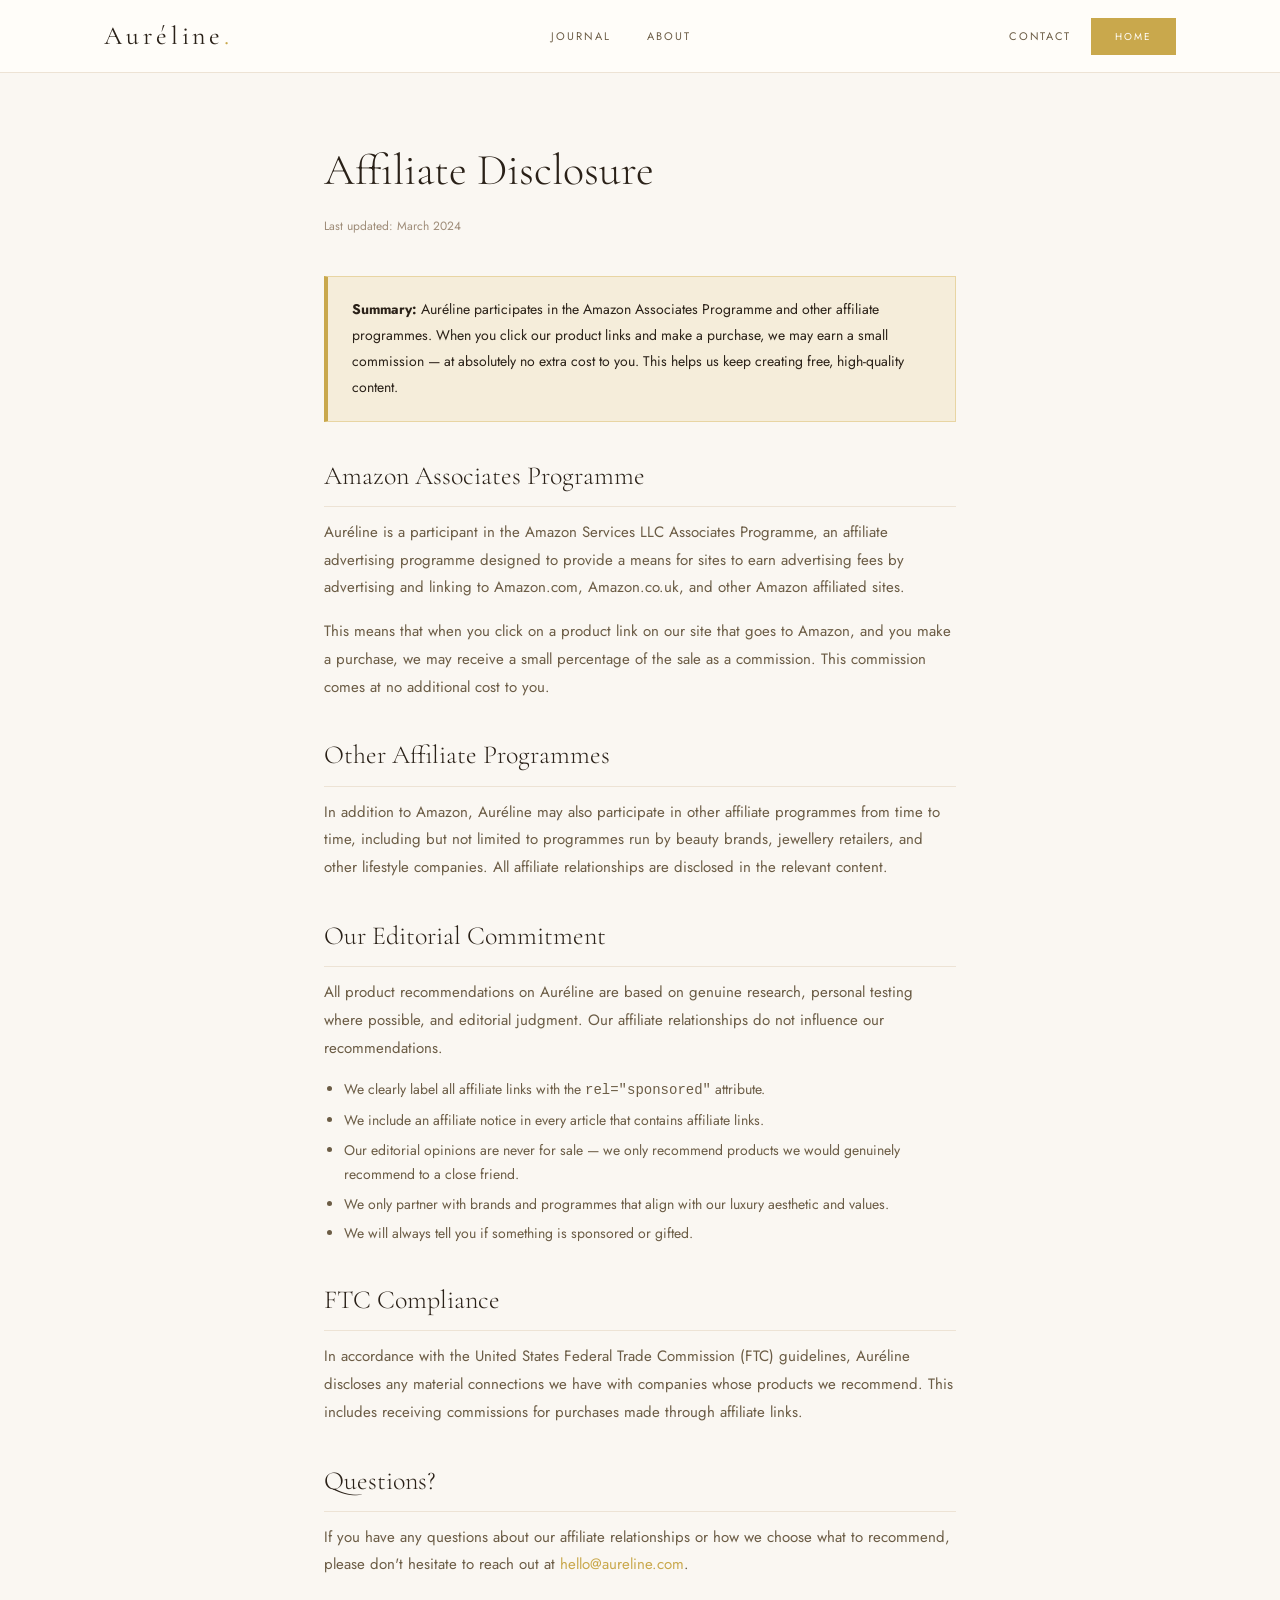
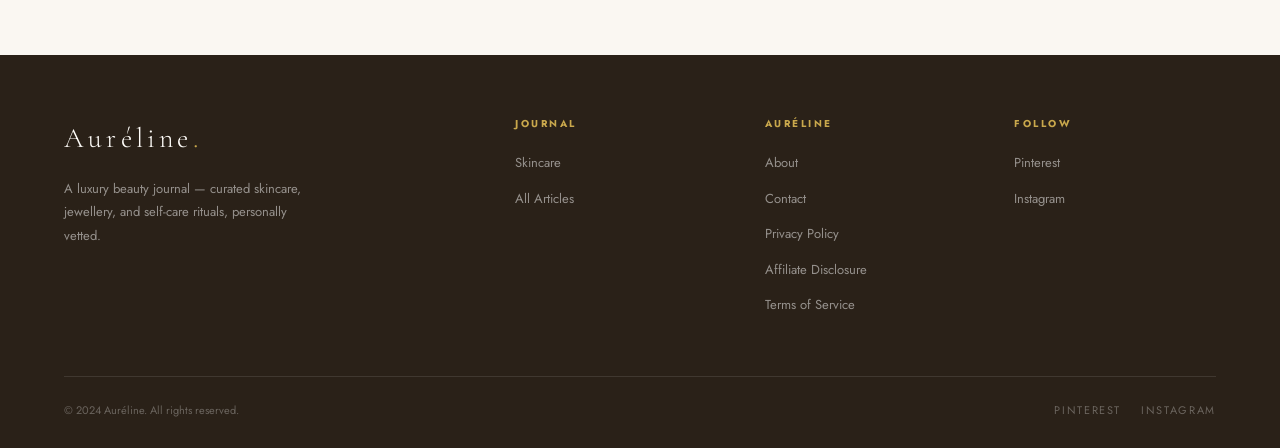
<file: disclosure.html>
<!DOCTYPE html>
<html lang="en">
<head>
  <meta charset="UTF-8" /><meta name="viewport" content="width=device-width, initial-scale=1.0" />
  <title>Affiliate Disclosure — Auréline</title>
  <meta name="description" content="Auréline's full affiliate disclosure. We participate in the Amazon Associates Programme and other affiliate programmes." />
  <link rel="preconnect" href="https://fonts.googleapis.com" /><link rel="preconnect" href="https://fonts.gstatic.com" crossorigin />
  <link href="https://fonts.googleapis.com/css2?family=Cormorant+Garamond:ital,wght@0,300;0,400;0,500;1,300;1,400&family=Jost:wght@300;400;500&display=swap" rel="stylesheet" />
  <link rel="icon" href="/images/favicon.svg" type="image/svg+xml" />

  <link rel="preconnect" href="https://fonts.googleapis.com" />
  <link rel="preconnect" href="https://fonts.gstatic.com" crossorigin />
  <link href="https://fonts.googleapis.com/css2?family=Cormorant+Garamond:ital,wght@0,300;0,400;0,500;1,300;1,400&family=Jost:wght@300;400;500&display=swap" rel="stylesheet" />
  <style>
/* =============================================
   AURÉLINE — Main Stylesheet
   ============================================= */

/* ---- RESET & BASE ---- */
*, *::before, *::after { margin: 0; padding: 0; box-sizing: border-box; }

:root {
  --cream: #FAF7F2;
  --cream2: #F3EDE3;
  --cream3: #EDE3D5;
  --gold: #C9A84C;
  --gold-light: #E8D5A3;
  --gold-pale: #F5EDDA;
  --text-dark: #2A2118;
  --text-mid: #6B5C45;
  --text-light: #9E8C78;
  --white: #FFFDF9;
  --serif: 'Cormorant Garamond', Georgia, serif;
  --sans: 'Jost', sans-serif;
  --max-w: 1200px;
  --side: 5%;
}

html { scroll-behavior: smooth; }

body {
  background: var(--cream);
  font-family: var(--sans);
  color: var(--text-dark);
  font-size: 15px;
  line-height: 1.7;
  overflow-x: hidden;
}

img { max-width: 100%; display: block; }
a { text-decoration: none; color: inherit; }

/* ---- UTILITY ---- */
.eyebrow {
  font-size: 10px;
  letter-spacing: 0.3em;
  text-transform: uppercase;
  color: var(--gold);
  display: block;
  margin-bottom: 12px;
}

.section-wrap {
  padding: 60px var(--side) 80px;
  max-width: var(--max-w);
  margin: 0 auto;
}

.section-header {
  text-align: center;
  margin-bottom: 40px;
}

.section-header h2 {
  font-family: var(--serif);
  font-size: 44px;
  font-weight: 300;
  color: var(--text-dark);
}

.section-header h2 em { font-style: italic; color: var(--gold); }

.divider {
  display: flex;
  align-items: center;
  gap: 20px;
  padding: 40px var(--side);
  max-width: var(--max-w);
  margin: 0 auto;
}

.divider-line { flex: 1; height: 1px; background: var(--cream3); }
.divider-text { font-size: 10px; letter-spacing: 0.3em; text-transform: uppercase; color: var(--text-light); white-space: nowrap; }

/* ---- BUTTONS ---- */
.btn-gold {
  display: inline-block;
  background: var(--gold);
  color: var(--white);
  padding: 10px 24px;
  font-size: 10px;
  letter-spacing: 0.2em;
  text-transform: uppercase;
  border: none;
  cursor: pointer;
  font-family: var(--sans);
  transition: background 0.2s;
}

.btn-gold:hover { background: #b8963e; color: var(--white); }

.btn-outline {
  display: inline-block;
  border: 1px solid var(--gold);
  color: var(--gold);
  padding: 10px 24px;
  font-size: 10px;
  letter-spacing: 0.2em;
  text-transform: uppercase;
  background: none;
  cursor: pointer;
  font-family: var(--sans);
  transition: all 0.2s;
}

.btn-outline:hover { background: var(--gold); color: var(--white); }

/* ---- NAVBAR ---- */
#navbar {
  background: var(--white);
  border-bottom: 1px solid var(--cream3);
  position: sticky;
  top: 0;
  z-index: 1000;
}

.nav-inner {
  max-width: var(--max-w);
  margin: 0 auto;
  padding: 0 var(--side);
  display: flex;
  align-items: center;
  justify-content: space-between;
  height: 72px;
}

.nav-logo {
  font-family: var(--serif);
  font-size: 26px;
  font-weight: 400;
  letter-spacing: 0.15em;
  color: var(--text-dark);
}

.nav-logo span { color: var(--gold); }

.nav-links {
  display: flex;
  gap: 36px;
  list-style: none;
}

.nav-links a {
  font-size: 11px;
  letter-spacing: 0.18em;
  text-transform: uppercase;
  color: var(--text-mid);
  transition: color 0.2s;
}

.nav-links a:hover { color: var(--gold); }

.nav-right {
  display: flex;
  align-items: center;
  gap: 20px;
}

.nav-link-text {
  font-size: 11px;
  letter-spacing: 0.15em;
  text-transform: uppercase;
  color: var(--text-mid);
  transition: color 0.2s;
}

.nav-link-text:hover { color: var(--gold); }

/* Hamburger */
.nav-hamburger {
  display: none;
  flex-direction: column;
  gap: 5px;
  background: none;
  border: none;
  cursor: pointer;
  padding: 4px;
}

.nav-hamburger span {
  display: block;
  width: 22px;
  height: 1.5px;
  background: var(--text-dark);
  transition: all 0.2s;
}

/* ---- HERO ---- */
.hero {
  background: var(--cream);
  padding: 100px var(--side) 80px;
}

.hero-inner {
  max-width: var(--max-w);
  margin: 0 auto;
  display: grid;
  grid-template-columns: 1fr 1fr;
  gap: 80px;
  align-items: center;
}

.hero-text h1 {
  font-family: var(--serif);
  font-size: 72px;
  font-weight: 300;
  line-height: 1.1;
  color: var(--text-dark);
  margin-bottom: 24px;
}

.hero-text h1 em { font-style: italic; color: var(--gold); }

.hero-desc {
  font-size: 15px;
  color: var(--text-mid);
  line-height: 1.8;
  margin-bottom: 36px;
  max-width: 420px;
}

.hero-ctas { display: flex; gap: 16px; align-items: center; flex-wrap: wrap; }

.hero-visual { position: relative; }

.hero-img-frame {
  background: var(--cream2);
  aspect-ratio: 4/5;
  display: flex;
  align-items: center;
  justify-content: center;
  position: relative;
  overflow: hidden;
  border: 1px solid var(--gold-light);
}

.hero-img-placeholder { text-align: center; padding: 40px; }
.hero-icon { font-size: 48px; display: block; margin-bottom: 16px; }
.hero-img-placeholder p { font-family: var(--serif); font-size: 18px; font-style: italic; color: var(--text-light); }

.hero-badge {
  position: absolute;
  bottom: -20px;
  left: -20px;
  background: var(--gold);
  color: var(--white);
  padding: 16px 20px;
  text-align: center;
}

.hero-badge .num {
  font-family: var(--serif);
  font-size: 32px;
  font-weight: 300;
  display: block;
  line-height: 1;
}

.hero-badge .label {
  font-size: 9px;
  letter-spacing: 0.2em;
  text-transform: uppercase;
  opacity: 0.9;
}

/* ---- FEATURED POSTS ---- */
.posts-grid {
  display: grid;
  grid-template-columns: 2fr 1fr 1fr;
  gap: 24px;
}

.post-card {
  background: var(--white);
  display: block;
  transition: transform 0.2s;
}

.post-card:hover { transform: translateY(-3px); }

.post-img {
  background: var(--cream2);
  aspect-ratio: 4/3;
  display: flex;
  align-items: center;
  justify-content: center;
  position: relative;
  overflow: hidden;
}

.post-card.featured .post-img { aspect-ratio: 3/2; }
.post-img-icon { font-size: 40px; opacity: 0.5; }

.post-cat {
  position: absolute;
  top: 16px;
  left: 16px;
  background: var(--gold);
  color: var(--white);
  font-size: 9px;
  letter-spacing: 0.2em;
  text-transform: uppercase;
  padding: 5px 12px;
}

.post-body { padding: 20px; }
.post-meta { font-size: 11px; color: var(--text-light); letter-spacing: 0.1em; margin-bottom: 8px; }
.post-title { font-family: var(--serif); font-size: 22px; font-weight: 400; line-height: 1.3; color: var(--text-dark); margin-bottom: 10px; }
.post-card.small .post-title { font-size: 17px; }
.post-excerpt { font-size: 13px; color: var(--text-mid); line-height: 1.7; margin-bottom: 14px; }
.post-read { font-size: 10px; letter-spacing: 0.2em; text-transform: uppercase; color: var(--gold); }

/* ---- CATEGORY STRIP ---- */
.cat-strip {
  background: var(--text-dark);
  padding: 40px var(--side);
  display: flex;
  gap: 0;
  overflow-x: auto;
}

.cat-item {
  flex: 1;
  min-width: 140px;
  text-align: center;
  padding: 24px 20px;
  border-right: 1px solid rgba(255,255,255,0.1);
  transition: background 0.2s;
  display: block;
}

.cat-item:last-child { border-right: none; }
.cat-item:hover { background: rgba(201,168,76,0.1); }
.cat-icon { font-size: 24px; display: block; margin-bottom: 10px; }
.cat-name { font-size: 10px; letter-spacing: 0.22em; text-transform: uppercase; color: rgba(255,255,255,0.7); display: block; margin-bottom: 4px; }
.cat-count { font-size: 11px; color: var(--gold); display: block; }

/* ---- PRODUCT GRID ---- */
.product-grid {
  display: grid;
  grid-template-columns: repeat(4, 1fr);
  gap: 20px;
}

.product-card {
  background: var(--white);
  padding: 20px;
  text-align: center;
  position: relative;
  transition: transform 0.2s;
  display: block;
}

.product-card:hover { transform: translateY(-4px); }
.product-card::after { content: ''; position: absolute; bottom: 0; left: 0; right: 0; height: 2px; background: var(--gold); transform: scaleX(0); transition: transform 0.2s; }
.product-card:hover::after { transform: scaleX(1); }

.product-img {
  background: var(--cream2);
  aspect-ratio: 1;
  display: flex;
  align-items: center;
  justify-content: center;
  margin-bottom: 14px;
  font-size: 36px;
}

.product-badge {
  position: absolute;
  top: 12px;
  right: 12px;
  background: var(--gold-pale);
  color: var(--gold);
  font-size: 9px;
  letter-spacing: 0.1em;
  padding: 3px 8px;
  border: 1px solid var(--gold-light);
}

.product-brand { font-size: 10px; letter-spacing: 0.2em; text-transform: uppercase; color: var(--text-light); margin-bottom: 6px; }
.product-name { font-family: var(--serif); font-size: 17px; color: var(--text-dark); margin-bottom: 8px; line-height: 1.3; }
.product-price { font-size: 15px; color: var(--gold); font-weight: 500; margin-bottom: 14px; }
.stars { color: var(--gold); font-size: 12px; margin-bottom: 6px; }

.btn-amazon {
  display: block;
  background: var(--text-dark);
  color: var(--white);
  padding: 9px 14px;
  font-size: 9px;
  letter-spacing: 0.18em;
  text-transform: uppercase;
  font-family: var(--sans);
  transition: background 0.2s;
  text-align: center;
}

.btn-amazon:hover { background: var(--gold); color: var(--white); }

/* ---- NEWSLETTER ---- */
.newsletter {
  background: var(--cream2);
  border-top: 1px solid var(--cream3);
  border-bottom: 1px solid var(--cream3);
  padding: 80px var(--side);
  text-align: center;
}

.newsletter h2 {
  font-family: var(--serif);
  font-size: 42px;
  font-weight: 300;
  color: var(--text-dark);
  margin-bottom: 12px;
}

.newsletter h2 em { font-style: italic; }
.newsletter p { color: var(--text-mid); margin-bottom: 32px; max-width: 460px; margin-left: auto; margin-right: auto; }

.newsletter-form {
  display: flex;
  max-width: 440px;
  margin: 0 auto 20px;
}

.newsletter-form input {
  flex: 1;
  padding: 13px 18px;
  border: 1px solid var(--cream3);
  background: var(--white);
  font-family: var(--sans);
  font-size: 13px;
  color: var(--text-dark);
  outline: none;
  border-right: none;
}

.newsletter-form input:focus { border-color: var(--gold); }
.newsletter-form input::placeholder { color: var(--text-light); }

.newsletter-form button {
  padding: 13px 24px;
  background: var(--gold);
  color: var(--white);
  border: none;
  font-family: var(--sans);
  font-size: 10px;
  letter-spacing: 0.2em;
  text-transform: uppercase;
  cursor: pointer;
  transition: background 0.2s;
}

.newsletter-form button:hover { background: #b8963e; }
.newsletter-fine { font-size: 11px; color: var(--text-light); margin-bottom: 0 !important; }

/* ---- SOCIAL GRID ---- */
.social-section { padding-bottom: 80px; }

.social-grid {
  display: grid;
  grid-template-columns: repeat(6, 1fr);
  gap: 8px;
}

.social-img {
  background: var(--cream2);
  aspect-ratio: 1;
  display: flex;
  align-items: center;
  justify-content: center;
  font-size: 28px;
  cursor: pointer;
  transition: opacity 0.2s;
  border: 1px solid var(--cream3);
}

.social-img:hover { opacity: 0.8; }

/* ---- FOOTER ---- */
footer {
  background: var(--text-dark);
  padding: 60px var(--side) 30px;
}

.footer-grid {
  display: grid;
  grid-template-columns: 2fr 1fr 1fr 1fr;
  gap: 48px;
  max-width: var(--max-w);
  margin: 0 auto 48px;
}

.footer-logo {
  font-family: var(--serif);
  font-size: 28px;
  font-weight: 300;
  color: var(--white);
  letter-spacing: 0.15em;
  margin-bottom: 14px;
}

.footer-logo span { color: var(--gold); }
.footer-brand p:not(.footer-logo) { font-size: 13px; color: rgba(255,255,255,0.5); line-height: 1.8; max-width: 260px; }

.footer-col h4 {
  font-size: 10px;
  letter-spacing: 0.25em;
  text-transform: uppercase;
  color: var(--gold);
  margin-bottom: 18px;
}

.footer-col ul { list-style: none; }
.footer-col ul li { margin-bottom: 10px; }

.footer-col ul li a {
  font-size: 13px;
  color: rgba(255,255,255,0.5);
  transition: color 0.2s;
}

.footer-col ul li a:hover { color: var(--white); }

.footer-bottom {
  border-top: 1px solid rgba(255,255,255,0.1);
  padding-top: 24px;
  max-width: var(--max-w);
  margin: 0 auto;
  display: flex;
  justify-content: space-between;
  align-items: center;
  flex-wrap: wrap;
  gap: 12px;
}

.footer-bottom p { font-size: 11px; color: rgba(255,255,255,0.3); }
.footer-bottom p a { color: rgba(255,255,255,0.4); text-decoration: underline; }

.footer-social { display: flex; gap: 20px; }

.footer-social a {
  font-size: 11px;
  letter-spacing: 0.15em;
  color: rgba(255,255,255,0.3);
  text-transform: uppercase;
  transition: color 0.2s;
}

.footer-social a:hover { color: var(--gold); }

/* ---- BLOG PAGE ---- */
.blog-hero {
  background: var(--cream2);
  padding: 60px var(--side);
  text-align: center;
  border-bottom: 1px solid var(--cream3);
}

.blog-hero h1 {
  font-family: var(--serif);
  font-size: 56px;
  font-weight: 300;
  color: var(--text-dark);
  margin-bottom: 16px;
}

.blog-filter {
  display: flex;
  gap: 8px;
  justify-content: center;
  flex-wrap: wrap;
  margin-top: 24px;
}

.filter-btn {
  border: 1px solid var(--cream3);
  background: var(--white);
  color: var(--text-mid);
  padding: 7px 18px;
  font-size: 10px;
  letter-spacing: 0.18em;
  text-transform: uppercase;
  cursor: pointer;
  font-family: var(--sans);
  transition: all 0.2s;
}

.filter-btn:hover, .filter-btn.active {
  border-color: var(--gold);
  color: var(--gold);
  background: var(--gold-pale);
}

.blog-grid {
  display: grid;
  grid-template-columns: repeat(3, 1fr);
  gap: 32px;
}

/* ---- ARTICLE PAGE ---- */
.article-wrapper {
  max-width: 780px;
  margin: 0 auto;
  padding: 60px var(--side);
}

.article-cat {
  font-size: 10px;
  letter-spacing: 0.25em;
  text-transform: uppercase;
  color: var(--gold);
  margin-bottom: 16px;
  display: block;
}

.article-title {
  font-family: var(--serif);
  font-size: 52px;
  font-weight: 300;
  line-height: 1.15;
  color: var(--text-dark);
  margin-bottom: 20px;
}

.article-meta {
  display: flex;
  gap: 16px;
  align-items: center;
  flex-wrap: wrap;
  padding: 16px 0;
  border-top: 1px solid var(--cream3);
  border-bottom: 1px solid var(--cream3);
  margin-bottom: 36px;
}

.article-meta span { font-size: 12px; color: var(--text-light); }

.pin-btn {
  margin-left: auto;
  background: #E60023;
  color: white;
  border: none;
  padding: 7px 14px;
  font-size: 10px;
  letter-spacing: 0.1em;
  cursor: pointer;
  font-family: var(--sans);
  display: inline-flex;
  align-items: center;
  gap: 6px;
  transition: background 0.2s;
  text-decoration: none;
}

.pin-btn:hover { background: #c0001d; color: white; }

.article-hero-img {
  background: var(--cream2);
  aspect-ratio: 2/3;
  max-width: 360px;
  margin: 0 auto 40px;
  display: flex;
  align-items: center;
  justify-content: center;
  font-size: 56px;
  border: 1px solid var(--cream3);
}

/* Table of Contents */
.toc {
  background: var(--gold-pale);
  border-left: 3px solid var(--gold);
  padding: 24px 28px;
  margin-bottom: 40px;
}

.toc h3 {
  font-size: 11px;
  letter-spacing: 0.2em;
  text-transform: uppercase;
  color: var(--text-mid);
  margin-bottom: 12px;
}

.toc ol { padding-left: 18px; }
.toc ol li { margin-bottom: 6px; }
.toc ol li a { font-size: 14px; color: var(--gold); }
.toc ol li a:hover { text-decoration: underline; }

/* Article Body */
.article-body h2 {
  font-family: var(--serif);
  font-size: 32px;
  font-weight: 300;
  color: var(--text-dark);
  margin: 40px 0 16px;
  border-bottom: 1px solid var(--cream3);
  padding-bottom: 12px;
}

.article-body p { color: var(--text-mid); margin-bottom: 20px; line-height: 1.85; }

.article-body .highlight {
  background: var(--gold-pale);
  border-left: 3px solid var(--gold);
  padding: 16px 20px;
  margin: 28px 0;
  font-family: var(--serif);
  font-size: 18px;
  font-style: italic;
  color: var(--text-dark);
}

/* Comparison Table */
.comparison-table { width: 100%; border-collapse: collapse; margin: 32px 0; font-size: 13px; }
.comparison-table th { background: var(--text-dark); color: var(--white); padding: 12px 16px; text-align: left; font-size: 10px; letter-spacing: 0.15em; text-transform: uppercase; font-weight: 400; }
.comparison-table td { padding: 12px 16px; border-bottom: 1px solid var(--cream3); color: var(--text-mid); }
.comparison-table tr:hover td { background: var(--gold-pale); }
.comparison-table .pick { color: var(--gold); font-weight: 500; }

/* Best Picks */
.best-picks {
  background: var(--cream2);
  border: 1px solid var(--cream3);
  padding: 28px;
  margin: 36px 0;
}

.best-picks h3 {
  font-family: var(--serif);
  font-size: 24px;
  font-weight: 300;
  color: var(--text-dark);
  margin-bottom: 20px;
}

.best-pick-item {
  display: flex;
  align-items: flex-start;
  gap: 16px;
  padding: 14px 0;
  border-bottom: 1px solid var(--cream3);
}

.best-pick-item:last-child { border-bottom: none; padding-bottom: 0; }

.pick-num {
  background: var(--gold);
  color: var(--white);
  width: 28px;
  height: 28px;
  display: flex;
  align-items: center;
  justify-content: center;
  font-size: 12px;
  flex-shrink: 0;
  font-family: var(--serif);
}

.pick-info { flex: 1; }
.pick-info strong { font-family: var(--serif); font-size: 16px; font-weight: 400; display: block; margin-bottom: 4px; color: var(--text-dark); }
.pick-info span { font-size: 13px; color: var(--text-mid); }

.pick-btn {
  background: var(--gold);
  color: var(--white);
  border: none;
  padding: 7px 14px;
  font-size: 9px;
  letter-spacing: 0.15em;
  text-transform: uppercase;
  cursor: pointer;
  font-family: var(--sans);
  white-space: nowrap;
  transition: background 0.2s;
  text-decoration: none;
  display: inline-block;
}

.pick-btn:hover { background: #b8963e; color: var(--white); }

.affiliate-notice {
  font-size: 12px;
  color: var(--text-light);
  background: var(--cream2);
  padding: 12px 16px;
  border-left: 3px solid var(--cream3);
  margin-top: 40px;
}

/* ---- ABOUT PAGE ---- */
.about-hero {
  display: grid;
  grid-template-columns: 1fr 1fr;
  gap: 80px;
  align-items: center;
  padding: 80px var(--side);
  max-width: var(--max-w);
  margin: 0 auto;
}

.about-img {
  background: var(--cream2);
  aspect-ratio: 3/4;
  display: flex;
  align-items: center;
  justify-content: center;
  font-size: 60px;
  border: 1px solid var(--cream3);
}

.about-text h1 {
  font-family: var(--serif);
  font-size: 48px;
  font-weight: 300;
  line-height: 1.2;
  margin-bottom: 24px;
}

.about-text h1 em { font-style: italic; color: var(--gold); }
.about-text p { color: var(--text-mid); margin-bottom: 18px; line-height: 1.85; }

.values-grid {
  display: grid;
  grid-template-columns: repeat(3, 1fr);
  gap: 24px;
  padding: 0 var(--side) 80px;
  max-width: var(--max-w);
  margin: 0 auto;
}

.value-card {
  background: var(--white);
  padding: 32px;
  text-align: center;
  border: 1px solid var(--cream3);
}

.value-icon { font-size: 32px; margin-bottom: 16px; display: block; }
.value-card h3 { font-family: var(--serif); font-size: 22px; font-weight: 300; color: var(--text-dark); margin-bottom: 10px; }
.value-card p { font-size: 13px; color: var(--text-mid); line-height: 1.8; }

/* ---- CONTACT PAGE ---- */
.contact-wrapper {
  display: grid;
  grid-template-columns: 1fr 1fr;
  gap: 80px;
  padding: 80px var(--side);
  max-width: 1100px;
  margin: 0 auto;
}

.contact-info h1 {
  font-family: var(--serif);
  font-size: 48px;
  font-weight: 300;
  margin-bottom: 20px;
}

.contact-info > p { color: var(--text-mid); line-height: 1.85; margin-bottom: 32px; }

.contact-detail {
  display: flex;
  align-items: flex-start;
  gap: 12px;
  margin-bottom: 20px;
}

.contact-icon {
  width: 36px;
  height: 36px;
  background: var(--gold-pale);
  border: 1px solid var(--gold-light);
  display: flex;
  align-items: center;
  justify-content: center;
  font-size: 16px;
  flex-shrink: 0;
}

.contact-detail p { margin: 0; font-size: 13px; color: var(--text-mid); }
.contact-detail strong { display: block; font-size: 12px; font-weight: 500; color: var(--text-dark); letter-spacing: 0.05em; margin-bottom: 2px; }

.contact-form {
  background: var(--white);
  padding: 40px;
  border: 1px solid var(--cream3);
}

.form-row { margin-bottom: 20px; }

.form-row label {
  display: block;
  font-size: 10px;
  letter-spacing: 0.18em;
  text-transform: uppercase;
  color: var(--text-mid);
  margin-bottom: 7px;
}

.form-row input,
.form-row textarea,
.form-row select {
  width: 100%;
  padding: 11px 14px;
  border: 1px solid var(--cream3);
  background: var(--cream);
  font-family: var(--sans);
  font-size: 14px;
  color: var(--text-dark);
  outline: none;
  transition: border-color 0.2s;
  appearance: none;
}

.form-row input:focus,
.form-row textarea:focus,
.form-row select:focus { border-color: var(--gold); }

.form-row textarea { resize: vertical; min-height: 120px; }

.form-2col {
  display: grid;
  grid-template-columns: 1fr 1fr;
  gap: 16px;
}

/* ---- POLICY PAGES ---- */
.policy-wrapper {
  max-width: 760px;
  margin: 0 auto;
  padding: 60px var(--side);
}

.policy-wrapper h1 {
  font-family: var(--serif);
  font-size: 44px;
  font-weight: 300;
  margin-bottom: 8px;
}

.policy-wrapper .updated { font-size: 12px; color: var(--text-light); margin-bottom: 40px; display: block; }

.policy-wrapper h2 {
  font-family: var(--serif);
  font-size: 26px;
  font-weight: 300;
  color: var(--text-dark);
  margin: 32px 0 12px;
  border-bottom: 1px solid var(--cream3);
  padding-bottom: 8px;
}

.policy-wrapper p { color: var(--text-mid); margin-bottom: 16px; line-height: 1.85; }
.policy-wrapper ul { padding-left: 20px; margin-bottom: 16px; }
.policy-wrapper ul li { color: var(--text-mid); margin-bottom: 6px; font-size: 14px; }

.affiliate-box {
  background: var(--gold-pale);
  border: 1px solid var(--gold-light);
  padding: 20px 24px;
  margin: 32px 0;
  border-left: 4px solid var(--gold);
}

.affiliate-box p { color: var(--text-dark); font-size: 14px; margin: 0; }

/* ---- PAGE HERO (reusable) ---- */
.page-hero {
  background: var(--cream2);
  padding: 60px var(--side);
  text-align: center;
  border-bottom: 1px solid var(--cream3);
}

.page-hero h1 {
  font-family: var(--serif);
  font-size: 52px;
  font-weight: 300;
  color: var(--text-dark);
  margin-bottom: 12px;
}

.page-hero p { color: var(--text-mid); max-width: 500px; margin: 0 auto; }

/* ---- TOAST ---- */
.toast {
  position: fixed;
  bottom: 32px;
  right: 32px;
  background: var(--text-dark);
  color: var(--white);
  padding: 14px 24px;
  font-size: 13px;
  z-index: 9999;
  opacity: 0;
  transform: translateY(10px);
  transition: all 0.3s;
  pointer-events: none;
  border-left: 3px solid var(--gold);
}

.toast.show { opacity: 1; transform: translateY(0); }

/* =============================================
   RESPONSIVE
   ============================================= */

@media (max-width: 1024px) {
  .nav-links { gap: 22px; }
  .hero-text h1 { font-size: 58px; }
  .product-grid { grid-template-columns: repeat(2, 1fr); }
  .footer-grid { grid-template-columns: 1fr 1fr; gap: 32px; }
}

@media (max-width: 768px) {
  :root { --side: 6%; }

  /* Nav mobile */
  .nav-links {
    display: none;
    position: absolute;
    top: 72px;
    left: 0;
    right: 0;
    background: var(--white);
    border-bottom: 1px solid var(--cream3);
    flex-direction: column;
    padding: 24px var(--side);
    gap: 18px;
  }

  .nav-links.open { display: flex; }
  .nav-hamburger { display: flex; }
  .nav-right .nav-link-text { display: none; }

  #navbar { position: sticky; }

  .hero { padding: 60px var(--side); }
  .hero-inner { grid-template-columns: 1fr; gap: 48px; }
  .hero-text h1 { font-size: 48px; }

  .posts-grid { grid-template-columns: 1fr; }
  .blog-grid { grid-template-columns: 1fr; }
  .about-hero { grid-template-columns: 1fr; gap: 40px; }
  .contact-wrapper { grid-template-columns: 1fr; gap: 40px; }
  .values-grid { grid-template-columns: 1fr; }
  .social-grid { grid-template-columns: repeat(3, 1fr); }
  .form-2col { grid-template-columns: 1fr; }
  .article-title { font-size: 36px; }
  .footer-grid { grid-template-columns: 1fr 1fr; gap: 28px; }
  .section-header h2 { font-size: 34px; }
  .newsletter h2 { font-size: 32px; }
  .comparison-table { font-size: 12px; }
  .comparison-table th, .comparison-table td { padding: 8px 10px; }
}

@media (max-width: 480px) {
  .hero-text h1 { font-size: 38px; }
  .product-grid { grid-template-columns: 1fr; }
  .footer-grid { grid-template-columns: 1fr; }
  .newsletter-form { flex-direction: column; }
  .newsletter-form input { border-right: 1px solid var(--cream3); border-bottom: none; }
  .article-title { font-size: 30px; }
  .contact-form { padding: 24px 20px; }
}

  </style>
</head>
<body>
  <nav id="navbar"><div class="nav-inner">
    <a class="nav-logo" href="/">Auréline<span>.</span></a>
    <button class="nav-hamburger" id="hamburger" aria-label="Open menu" aria-expanded="false"><span></span><span></span><span></span></button>
    <ul class="nav-links" id="nav-links">
      <li><a href="/blog.html">Journal</a></li><li><a href="/about.html">About</a></li>
    </ul>
    <div class="nav-right"><a href="/contact.html" class="nav-link-text">Contact</a><a href="/" class="btn-gold">Home</a></div>
  </div></nav>

  <div class="policy-wrapper">
    <h1>Affiliate Disclosure</h1>
    <span class="updated">Last updated: March 2024</span>

    <div class="affiliate-box">
      <p><strong>Summary:</strong> Auréline participates in the Amazon Associates Programme and other affiliate programmes. When you click our product links and make a purchase, we may earn a small commission — at absolutely no extra cost to you. This helps us keep creating free, high-quality content.</p>
    </div>

    <h2>Amazon Associates Programme</h2>
    <p>Auréline is a participant in the Amazon Services LLC Associates Programme, an affiliate advertising programme designed to provide a means for sites to earn advertising fees by advertising and linking to Amazon.com, Amazon.co.uk, and other Amazon affiliated sites.</p>
    <p>This means that when you click on a product link on our site that goes to Amazon, and you make a purchase, we may receive a small percentage of the sale as a commission. This commission comes at no additional cost to you.</p>

    <h2>Other Affiliate Programmes</h2>
    <p>In addition to Amazon, Auréline may also participate in other affiliate programmes from time to time, including but not limited to programmes run by beauty brands, jewellery retailers, and other lifestyle companies. All affiliate relationships are disclosed in the relevant content.</p>

    <h2>Our Editorial Commitment</h2>
    <p>All product recommendations on Auréline are based on genuine research, personal testing where possible, and editorial judgment. Our affiliate relationships do not influence our recommendations.</p>
    <ul>
      <li>We clearly label all affiliate links with the <code>rel="sponsored"</code> attribute.</li>
      <li>We include an affiliate notice in every article that contains affiliate links.</li>
      <li>Our editorial opinions are never for sale — we only recommend products we would genuinely recommend to a close friend.</li>
      <li>We only partner with brands and programmes that align with our luxury aesthetic and values.</li>
      <li>We will always tell you if something is sponsored or gifted.</li>
    </ul>

    <h2>FTC Compliance</h2>
    <p>In accordance with the United States Federal Trade Commission (FTC) guidelines, Auréline discloses any material connections we have with companies whose products we recommend. This includes receiving commissions for purchases made through affiliate links.</p>

    <h2>Questions?</h2>
    <p>If you have any questions about our affiliate relationships or how we choose what to recommend, please don't hesitate to reach out at <a href="mailto:hello@aureline.com" style="color:var(--gold)">hello@aureline.com</a>.</p>
  </div>

  <footer>
    <div class="footer-grid">
      <div class="footer-brand"><p class="footer-logo">Auréline<span>.</span></p><p>A luxury beauty journal — curated skincare, jewellery, and self-care rituals, personally vetted.</p></div>
      <div class="footer-col"><h4>Journal</h4><ul><li><a href="/category-skincare.html">Skincare</a></li><li><a href="/blog.html">All Articles</a></li></ul></div>
      <div class="footer-col"><h4>Auréline</h4><ul><li><a href="/about.html">About</a></li><li><a href="/contact.html">Contact</a></li><li><a href="/privacy.html">Privacy Policy</a></li><li><a href="/disclosure.html">Affiliate Disclosure</a></li><li><a href="/terms.html">Terms of Service</a></li></ul></div>
      <div class="footer-col"><h4>Follow</h4><ul><li><a href="https://pinterest.com" target="_blank" rel="noopener">Pinterest</a></li><li><a href="https://instagram.com" target="_blank" rel="noopener">Instagram</a></li></ul></div>
    </div>
    <div class="footer-bottom">
      <p>© 2024 Auréline. All rights reserved.</p>
      <div class="footer-social"><a href="https://pinterest.com" target="_blank" rel="noopener">Pinterest</a><a href="https://instagram.com" target="_blank" rel="noopener">Instagram</a></div>
    </div>
  </footer>
  <script src="/js/main.js"></script>
</body>
</html>
</file>
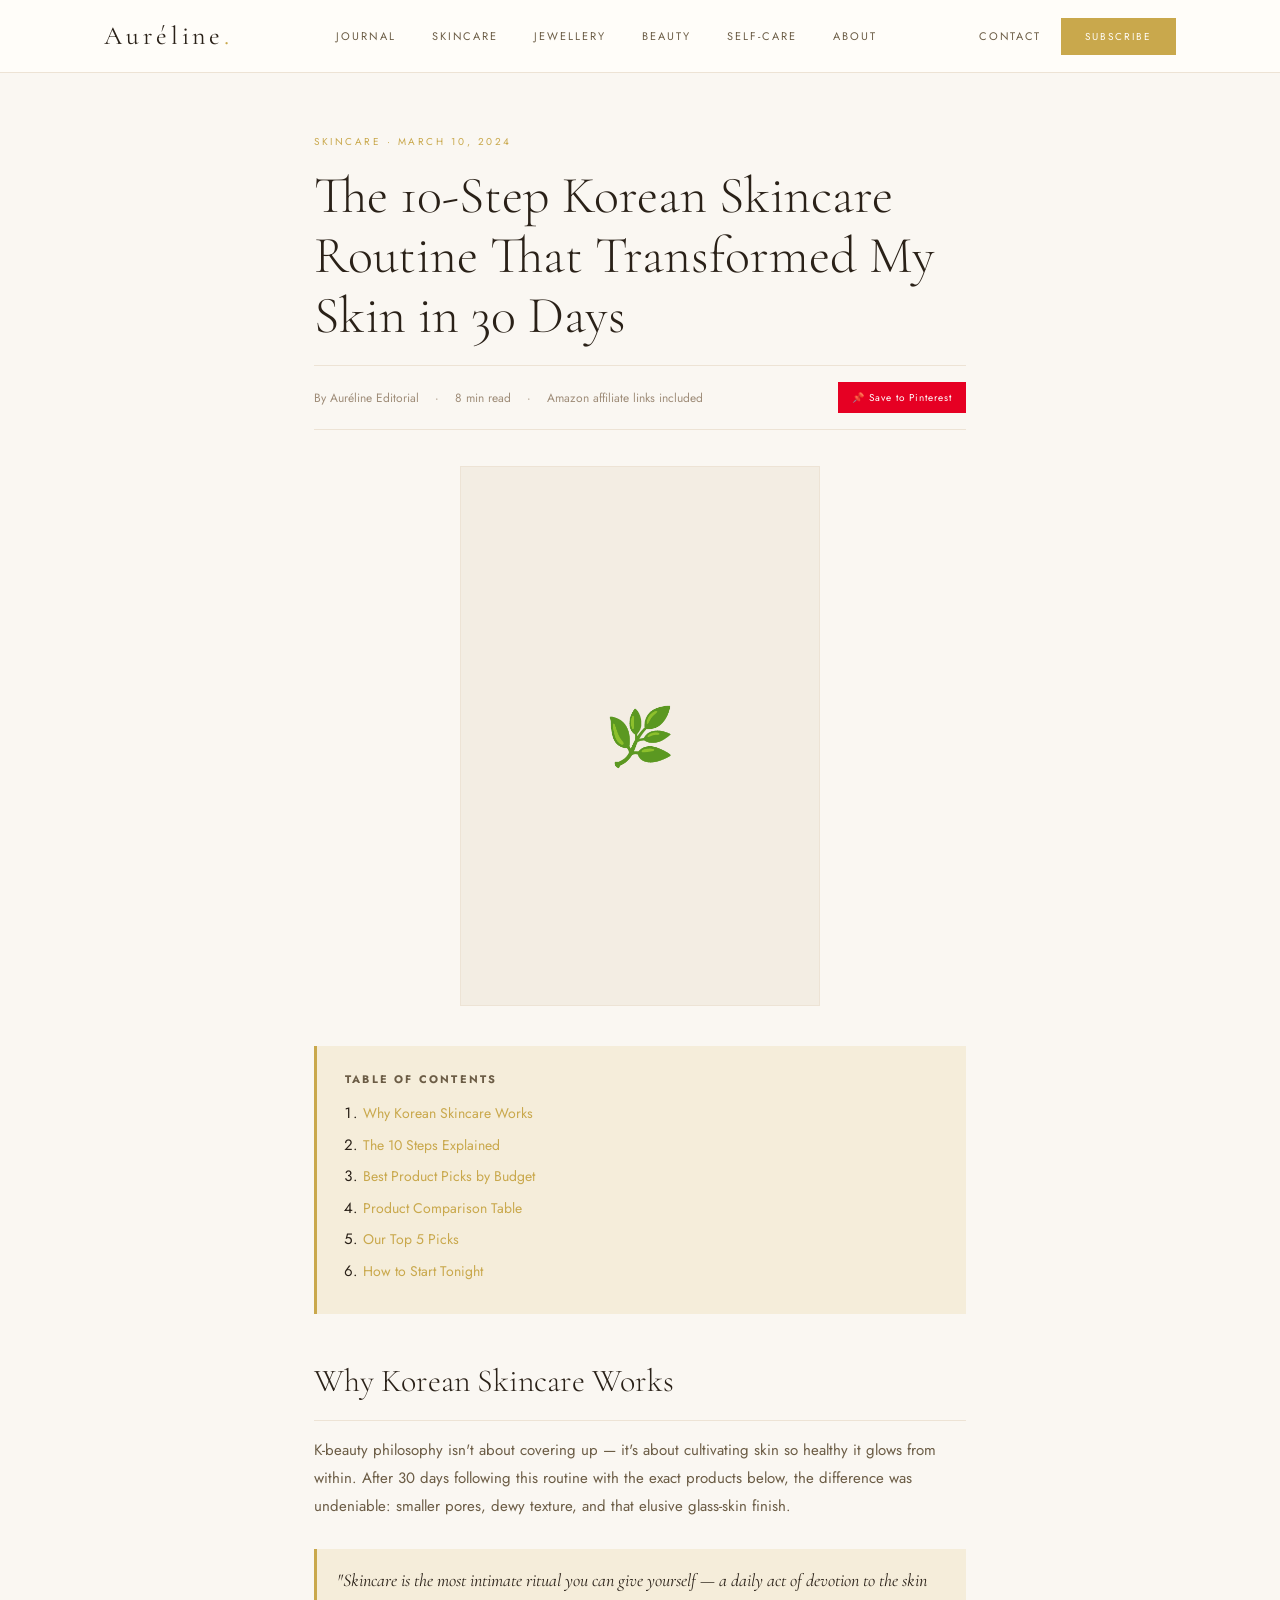
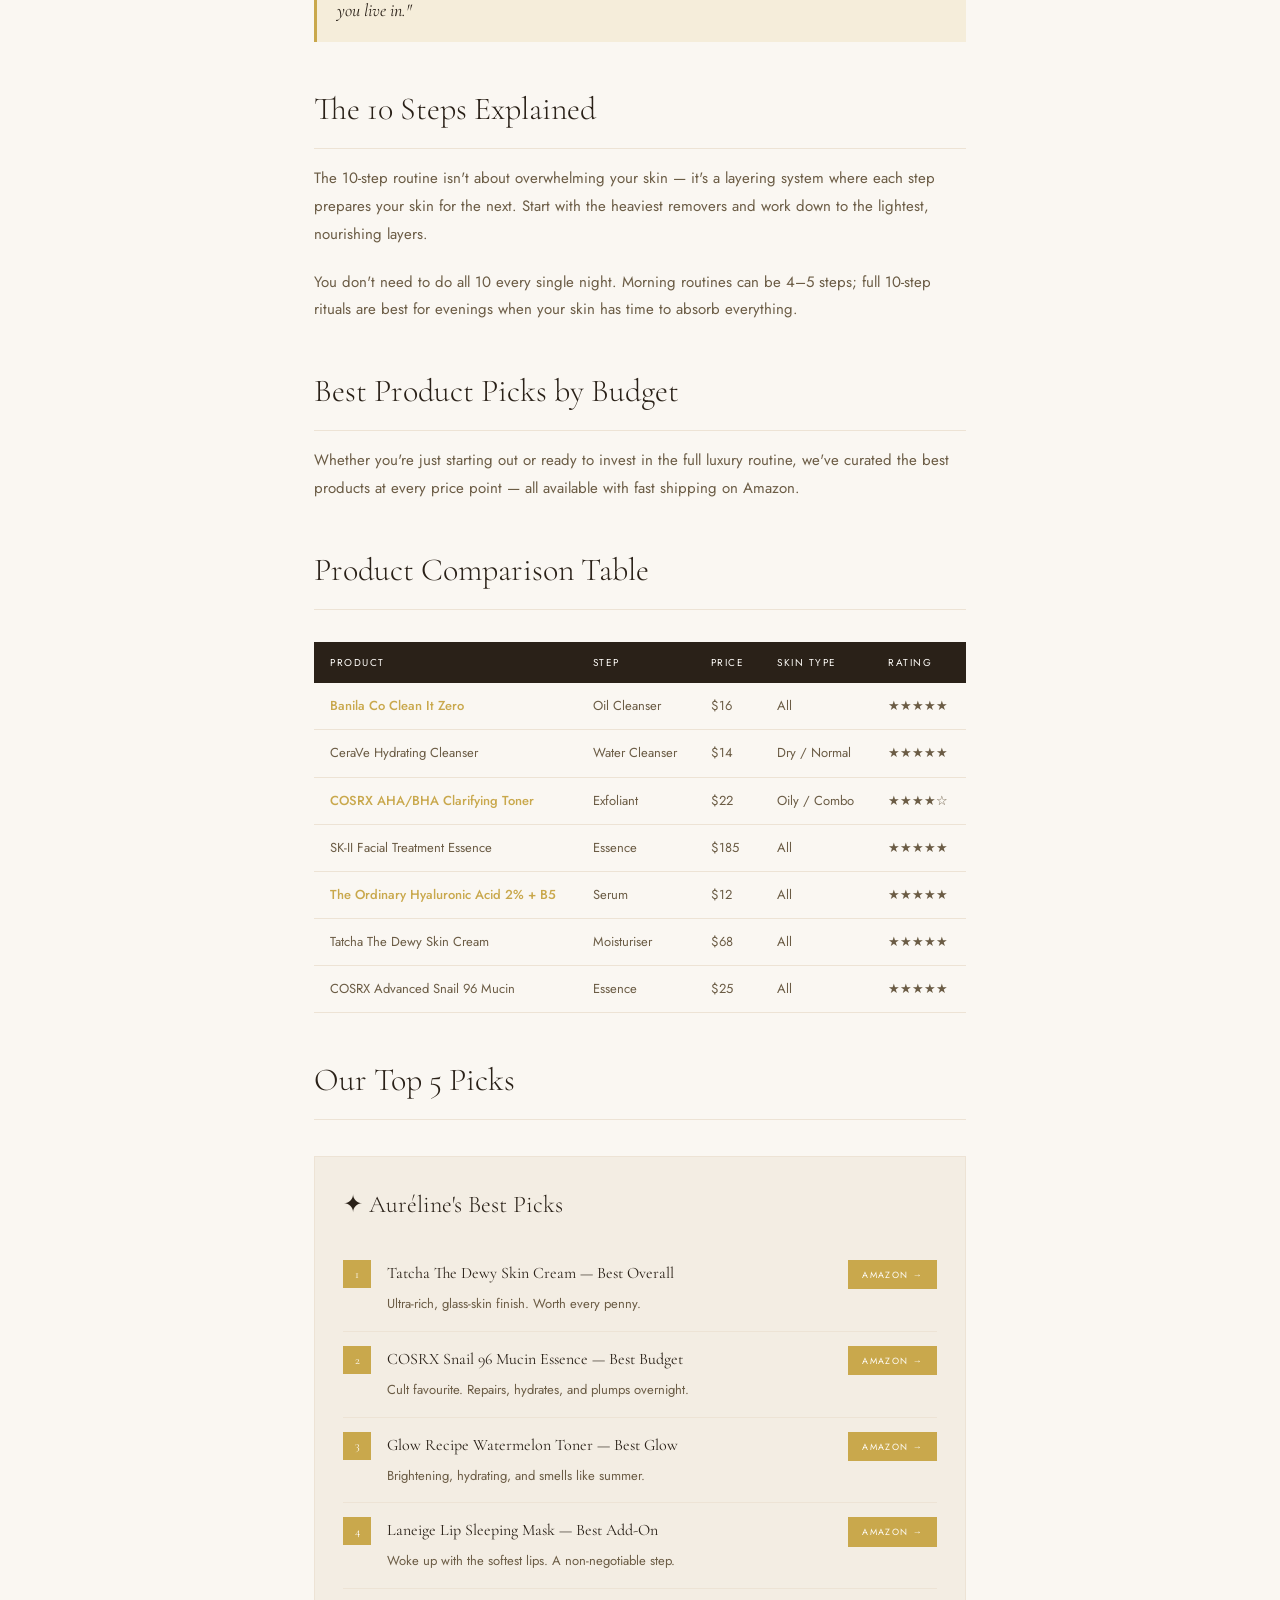
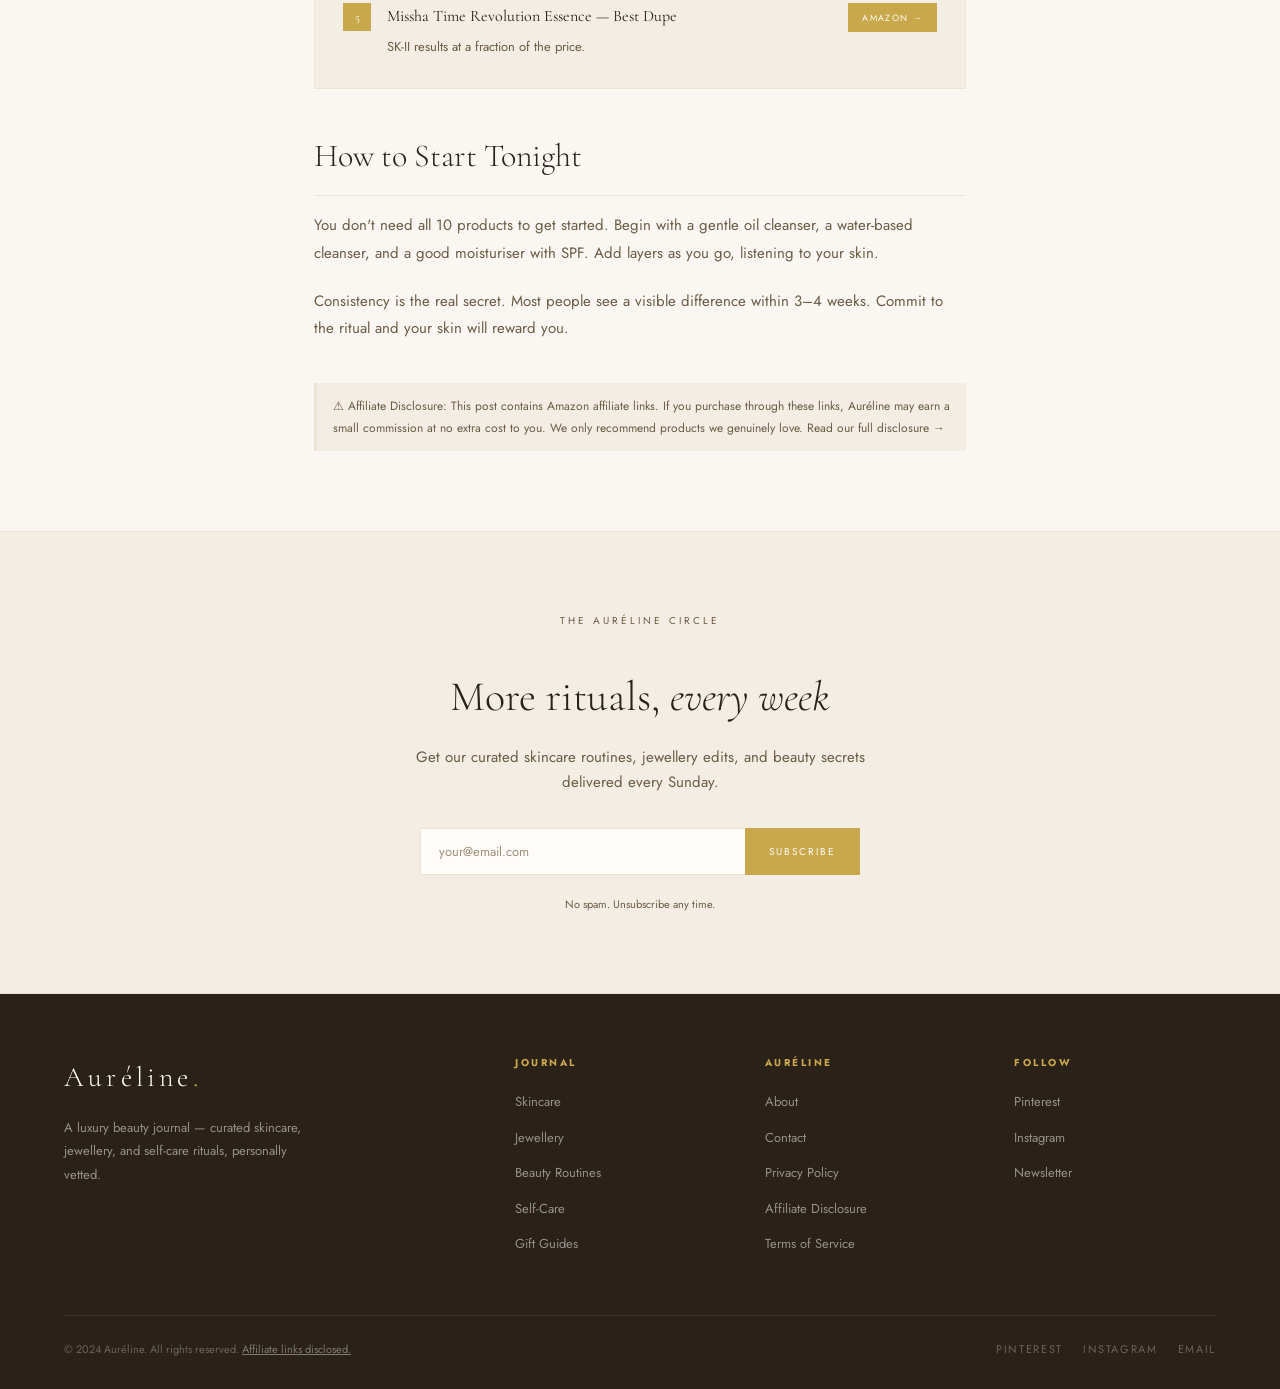
<file: post-korean-skincare.html>
<!DOCTYPE html>
<html lang="en">
<head>
  <meta charset="UTF-8" />
  <meta name="viewport" content="width=device-width, initial-scale=1.0" />
  <title>The 10-Step Korean Skincare Routine That Transformed My Skin — Auréline</title>
  <meta name="description" content="Discover the exact 10-step Korean skincare routine that delivers glass skin in 30 days. Shop all products on Amazon with our curated picks." />
  <meta name="keywords" content="Korean skincare routine, K-beauty, glass skin, 10 step skincare, Amazon skincare, best skincare products" />

  <!-- Pinterest / OG -->
  <meta property="og:title" content="The 10-Step Korean Skincare Routine That Transformed My Skin in 30 Days" />
  <meta property="og:description" content="Everything you need for glass skin — curated K-beauty products, all available on Amazon." />
  <meta property="og:image" content="/images/posts/korean-skincare-pin.jpg" />
  <meta property="og:image:width" content="1000" />
  <meta property="og:image:height" content="1500" />
  <meta property="og:type" content="article" />
  <meta property="article:published_time" content="2024-03-10" />
  <meta property="article:section" content="Skincare" />


  <link rel="icon" href="/images/favicon.svg" type="image/svg+xml" />


  <!-- Article Schema -->
  <script type="application/ld+json">
  {
    "@context": "https://schema.org",
    "@type": "Article",
    "headline": "The 10-Step Korean Skincare Routine That Transformed My Skin in 30 Days",
    "description": "A curated guide to the most effective K-beauty products for glass skin.",
    "image": "https://aureline.com/images/posts/korean-skincare-pin.jpg",
    "author": { "@type": "Organization", "name": "Auréline" },
    "publisher": {
      "@type": "Organization",
      "name": "Auréline",
      "logo": { "@type": "ImageObject", "url": "https://aureline.com/images/logo.svg" }
    },
    "datePublished": "2024-03-10",
    "dateModified": "2024-03-10"
  }
  </script>
  <link rel="preconnect" href="https://fonts.googleapis.com" />
  <link rel="preconnect" href="https://fonts.gstatic.com" crossorigin />
  <link href="https://fonts.googleapis.com/css2?family=Cormorant+Garamond:ital,wght@0,300;0,400;0,500;1,300;1,400&family=Jost:wght@300;400;500&display=swap" rel="stylesheet" />
  <style>
/* =============================================
   AURÉLINE — Main Stylesheet
   ============================================= */

/* ---- RESET & BASE ---- */
*, *::before, *::after { margin: 0; padding: 0; box-sizing: border-box; }

:root {
  --cream: #FAF7F2;
  --cream2: #F3EDE3;
  --cream3: #EDE3D5;
  --gold: #C9A84C;
  --gold-light: #E8D5A3;
  --gold-pale: #F5EDDA;
  --text-dark: #2A2118;
  --text-mid: #6B5C45;
  --text-light: #9E8C78;
  --white: #FFFDF9;
  --serif: 'Cormorant Garamond', Georgia, serif;
  --sans: 'Jost', sans-serif;
  --max-w: 1200px;
  --side: 5%;
}

html { scroll-behavior: smooth; }

body {
  background: var(--cream);
  font-family: var(--sans);
  color: var(--text-dark);
  font-size: 15px;
  line-height: 1.7;
  overflow-x: hidden;
}

img { max-width: 100%; display: block; }
a { text-decoration: none; color: inherit; }

/* ---- UTILITY ---- */
.eyebrow {
  font-size: 10px;
  letter-spacing: 0.3em;
  text-transform: uppercase;
  color: var(--gold);
  display: block;
  margin-bottom: 12px;
}

.section-wrap {
  padding: 60px var(--side) 80px;
  max-width: var(--max-w);
  margin: 0 auto;
}

.section-header {
  text-align: center;
  margin-bottom: 40px;
}

.section-header h2 {
  font-family: var(--serif);
  font-size: 44px;
  font-weight: 300;
  color: var(--text-dark);
}

.section-header h2 em { font-style: italic; color: var(--gold); }

.divider {
  display: flex;
  align-items: center;
  gap: 20px;
  padding: 40px var(--side);
  max-width: var(--max-w);
  margin: 0 auto;
}

.divider-line { flex: 1; height: 1px; background: var(--cream3); }
.divider-text { font-size: 10px; letter-spacing: 0.3em; text-transform: uppercase; color: var(--text-light); white-space: nowrap; }

/* ---- BUTTONS ---- */
.btn-gold {
  display: inline-block;
  background: var(--gold);
  color: var(--white);
  padding: 10px 24px;
  font-size: 10px;
  letter-spacing: 0.2em;
  text-transform: uppercase;
  border: none;
  cursor: pointer;
  font-family: var(--sans);
  transition: background 0.2s;
}

.btn-gold:hover { background: #b8963e; color: var(--white); }

.btn-outline {
  display: inline-block;
  border: 1px solid var(--gold);
  color: var(--gold);
  padding: 10px 24px;
  font-size: 10px;
  letter-spacing: 0.2em;
  text-transform: uppercase;
  background: none;
  cursor: pointer;
  font-family: var(--sans);
  transition: all 0.2s;
}

.btn-outline:hover { background: var(--gold); color: var(--white); }

/* ---- NAVBAR ---- */
#navbar {
  background: var(--white);
  border-bottom: 1px solid var(--cream3);
  position: sticky;
  top: 0;
  z-index: 1000;
}

.nav-inner {
  max-width: var(--max-w);
  margin: 0 auto;
  padding: 0 var(--side);
  display: flex;
  align-items: center;
  justify-content: space-between;
  height: 72px;
}

.nav-logo {
  font-family: var(--serif);
  font-size: 26px;
  font-weight: 400;
  letter-spacing: 0.15em;
  color: var(--text-dark);
}

.nav-logo span { color: var(--gold); }

.nav-links {
  display: flex;
  gap: 36px;
  list-style: none;
}

.nav-links a {
  font-size: 11px;
  letter-spacing: 0.18em;
  text-transform: uppercase;
  color: var(--text-mid);
  transition: color 0.2s;
}

.nav-links a:hover { color: var(--gold); }

.nav-right {
  display: flex;
  align-items: center;
  gap: 20px;
}

.nav-link-text {
  font-size: 11px;
  letter-spacing: 0.15em;
  text-transform: uppercase;
  color: var(--text-mid);
  transition: color 0.2s;
}

.nav-link-text:hover { color: var(--gold); }

/* Hamburger */
.nav-hamburger {
  display: none;
  flex-direction: column;
  gap: 5px;
  background: none;
  border: none;
  cursor: pointer;
  padding: 4px;
}

.nav-hamburger span {
  display: block;
  width: 22px;
  height: 1.5px;
  background: var(--text-dark);
  transition: all 0.2s;
}

/* ---- HERO ---- */
.hero {
  background: var(--cream);
  padding: 100px var(--side) 80px;
}

.hero-inner {
  max-width: var(--max-w);
  margin: 0 auto;
  display: grid;
  grid-template-columns: 1fr 1fr;
  gap: 80px;
  align-items: center;
}

.hero-text h1 {
  font-family: var(--serif);
  font-size: 72px;
  font-weight: 300;
  line-height: 1.1;
  color: var(--text-dark);
  margin-bottom: 24px;
}

.hero-text h1 em { font-style: italic; color: var(--gold); }

.hero-desc {
  font-size: 15px;
  color: var(--text-mid);
  line-height: 1.8;
  margin-bottom: 36px;
  max-width: 420px;
}

.hero-ctas { display: flex; gap: 16px; align-items: center; flex-wrap: wrap; }

.hero-visual { position: relative; }

.hero-img-frame {
  background: var(--cream2);
  aspect-ratio: 4/5;
  display: flex;
  align-items: center;
  justify-content: center;
  position: relative;
  overflow: hidden;
  border: 1px solid var(--gold-light);
}

.hero-img-placeholder { text-align: center; padding: 40px; }
.hero-icon { font-size: 48px; display: block; margin-bottom: 16px; }
.hero-img-placeholder p { font-family: var(--serif); font-size: 18px; font-style: italic; color: var(--text-light); }

.hero-badge {
  position: absolute;
  bottom: -20px;
  left: -20px;
  background: var(--gold);
  color: var(--white);
  padding: 16px 20px;
  text-align: center;
}

.hero-badge .num {
  font-family: var(--serif);
  font-size: 32px;
  font-weight: 300;
  display: block;
  line-height: 1;
}

.hero-badge .label {
  font-size: 9px;
  letter-spacing: 0.2em;
  text-transform: uppercase;
  opacity: 0.9;
}

/* ---- FEATURED POSTS ---- */
.posts-grid {
  display: grid;
  grid-template-columns: 2fr 1fr 1fr;
  gap: 24px;
}

.post-card {
  background: var(--white);
  display: block;
  transition: transform 0.2s;
}

.post-card:hover { transform: translateY(-3px); }

.post-img {
  background: var(--cream2);
  aspect-ratio: 4/3;
  display: flex;
  align-items: center;
  justify-content: center;
  position: relative;
  overflow: hidden;
}

.post-card.featured .post-img { aspect-ratio: 3/2; }
.post-img-icon { font-size: 40px; opacity: 0.5; }

.post-cat {
  position: absolute;
  top: 16px;
  left: 16px;
  background: var(--gold);
  color: var(--white);
  font-size: 9px;
  letter-spacing: 0.2em;
  text-transform: uppercase;
  padding: 5px 12px;
}

.post-body { padding: 20px; }
.post-meta { font-size: 11px; color: var(--text-light); letter-spacing: 0.1em; margin-bottom: 8px; }
.post-title { font-family: var(--serif); font-size: 22px; font-weight: 400; line-height: 1.3; color: var(--text-dark); margin-bottom: 10px; }
.post-card.small .post-title { font-size: 17px; }
.post-excerpt { font-size: 13px; color: var(--text-mid); line-height: 1.7; margin-bottom: 14px; }
.post-read { font-size: 10px; letter-spacing: 0.2em; text-transform: uppercase; color: var(--gold); }

/* ---- CATEGORY STRIP ---- */
.cat-strip {
  background: var(--text-dark);
  padding: 40px var(--side);
  display: flex;
  gap: 0;
  overflow-x: auto;
}

.cat-item {
  flex: 1;
  min-width: 140px;
  text-align: center;
  padding: 24px 20px;
  border-right: 1px solid rgba(255,255,255,0.1);
  transition: background 0.2s;
  display: block;
}

.cat-item:last-child { border-right: none; }
.cat-item:hover { background: rgba(201,168,76,0.1); }
.cat-icon { font-size: 24px; display: block; margin-bottom: 10px; }
.cat-name { font-size: 10px; letter-spacing: 0.22em; text-transform: uppercase; color: rgba(255,255,255,0.7); display: block; margin-bottom: 4px; }
.cat-count { font-size: 11px; color: var(--gold); display: block; }

/* ---- PRODUCT GRID ---- */
.product-grid {
  display: grid;
  grid-template-columns: repeat(4, 1fr);
  gap: 20px;
}

.product-card {
  background: var(--white);
  padding: 20px;
  text-align: center;
  position: relative;
  transition: transform 0.2s;
  display: block;
}

.product-card:hover { transform: translateY(-4px); }
.product-card::after { content: ''; position: absolute; bottom: 0; left: 0; right: 0; height: 2px; background: var(--gold); transform: scaleX(0); transition: transform 0.2s; }
.product-card:hover::after { transform: scaleX(1); }

.product-img {
  background: var(--cream2);
  aspect-ratio: 1;
  display: flex;
  align-items: center;
  justify-content: center;
  margin-bottom: 14px;
  font-size: 36px;
}

.product-badge {
  position: absolute;
  top: 12px;
  right: 12px;
  background: var(--gold-pale);
  color: var(--gold);
  font-size: 9px;
  letter-spacing: 0.1em;
  padding: 3px 8px;
  border: 1px solid var(--gold-light);
}

.product-brand { font-size: 10px; letter-spacing: 0.2em; text-transform: uppercase; color: var(--text-light); margin-bottom: 6px; }
.product-name { font-family: var(--serif); font-size: 17px; color: var(--text-dark); margin-bottom: 8px; line-height: 1.3; }
.product-price { font-size: 15px; color: var(--gold); font-weight: 500; margin-bottom: 14px; }
.stars { color: var(--gold); font-size: 12px; margin-bottom: 6px; }

.btn-amazon {
  display: block;
  background: var(--text-dark);
  color: var(--white);
  padding: 9px 14px;
  font-size: 9px;
  letter-spacing: 0.18em;
  text-transform: uppercase;
  font-family: var(--sans);
  transition: background 0.2s;
  text-align: center;
}

.btn-amazon:hover { background: var(--gold); color: var(--white); }

/* ---- NEWSLETTER ---- */
.newsletter {
  background: var(--cream2);
  border-top: 1px solid var(--cream3);
  border-bottom: 1px solid var(--cream3);
  padding: 80px var(--side);
  text-align: center;
}

.newsletter h2 {
  font-family: var(--serif);
  font-size: 42px;
  font-weight: 300;
  color: var(--text-dark);
  margin-bottom: 12px;
}

.newsletter h2 em { font-style: italic; }
.newsletter p { color: var(--text-mid); margin-bottom: 32px; max-width: 460px; margin-left: auto; margin-right: auto; }

.newsletter-form {
  display: flex;
  max-width: 440px;
  margin: 0 auto 20px;
}

.newsletter-form input {
  flex: 1;
  padding: 13px 18px;
  border: 1px solid var(--cream3);
  background: var(--white);
  font-family: var(--sans);
  font-size: 13px;
  color: var(--text-dark);
  outline: none;
  border-right: none;
}

.newsletter-form input:focus { border-color: var(--gold); }
.newsletter-form input::placeholder { color: var(--text-light); }

.newsletter-form button {
  padding: 13px 24px;
  background: var(--gold);
  color: var(--white);
  border: none;
  font-family: var(--sans);
  font-size: 10px;
  letter-spacing: 0.2em;
  text-transform: uppercase;
  cursor: pointer;
  transition: background 0.2s;
}

.newsletter-form button:hover { background: #b8963e; }
.newsletter-fine { font-size: 11px; color: var(--text-light); margin-bottom: 0 !important; }

/* ---- SOCIAL GRID ---- */
.social-section { padding-bottom: 80px; }

.social-grid {
  display: grid;
  grid-template-columns: repeat(6, 1fr);
  gap: 8px;
}

.social-img {
  background: var(--cream2);
  aspect-ratio: 1;
  display: flex;
  align-items: center;
  justify-content: center;
  font-size: 28px;
  cursor: pointer;
  transition: opacity 0.2s;
  border: 1px solid var(--cream3);
}

.social-img:hover { opacity: 0.8; }

/* ---- FOOTER ---- */
footer {
  background: var(--text-dark);
  padding: 60px var(--side) 30px;
}

.footer-grid {
  display: grid;
  grid-template-columns: 2fr 1fr 1fr 1fr;
  gap: 48px;
  max-width: var(--max-w);
  margin: 0 auto 48px;
}

.footer-logo {
  font-family: var(--serif);
  font-size: 28px;
  font-weight: 300;
  color: var(--white);
  letter-spacing: 0.15em;
  margin-bottom: 14px;
}

.footer-logo span { color: var(--gold); }
.footer-brand p:not(.footer-logo) { font-size: 13px; color: rgba(255,255,255,0.5); line-height: 1.8; max-width: 260px; }

.footer-col h4 {
  font-size: 10px;
  letter-spacing: 0.25em;
  text-transform: uppercase;
  color: var(--gold);
  margin-bottom: 18px;
}

.footer-col ul { list-style: none; }
.footer-col ul li { margin-bottom: 10px; }

.footer-col ul li a {
  font-size: 13px;
  color: rgba(255,255,255,0.5);
  transition: color 0.2s;
}

.footer-col ul li a:hover { color: var(--white); }

.footer-bottom {
  border-top: 1px solid rgba(255,255,255,0.1);
  padding-top: 24px;
  max-width: var(--max-w);
  margin: 0 auto;
  display: flex;
  justify-content: space-between;
  align-items: center;
  flex-wrap: wrap;
  gap: 12px;
}

.footer-bottom p { font-size: 11px; color: rgba(255,255,255,0.3); }
.footer-bottom p a { color: rgba(255,255,255,0.4); text-decoration: underline; }

.footer-social { display: flex; gap: 20px; }

.footer-social a {
  font-size: 11px;
  letter-spacing: 0.15em;
  color: rgba(255,255,255,0.3);
  text-transform: uppercase;
  transition: color 0.2s;
}

.footer-social a:hover { color: var(--gold); }

/* ---- BLOG PAGE ---- */
.blog-hero {
  background: var(--cream2);
  padding: 60px var(--side);
  text-align: center;
  border-bottom: 1px solid var(--cream3);
}

.blog-hero h1 {
  font-family: var(--serif);
  font-size: 56px;
  font-weight: 300;
  color: var(--text-dark);
  margin-bottom: 16px;
}

.blog-filter {
  display: flex;
  gap: 8px;
  justify-content: center;
  flex-wrap: wrap;
  margin-top: 24px;
}

.filter-btn {
  border: 1px solid var(--cream3);
  background: var(--white);
  color: var(--text-mid);
  padding: 7px 18px;
  font-size: 10px;
  letter-spacing: 0.18em;
  text-transform: uppercase;
  cursor: pointer;
  font-family: var(--sans);
  transition: all 0.2s;
}

.filter-btn:hover, .filter-btn.active {
  border-color: var(--gold);
  color: var(--gold);
  background: var(--gold-pale);
}

.blog-grid {
  display: grid;
  grid-template-columns: repeat(3, 1fr);
  gap: 32px;
}

/* ---- ARTICLE PAGE ---- */
.article-wrapper {
  max-width: 780px;
  margin: 0 auto;
  padding: 60px var(--side);
}

.article-cat {
  font-size: 10px;
  letter-spacing: 0.25em;
  text-transform: uppercase;
  color: var(--gold);
  margin-bottom: 16px;
  display: block;
}

.article-title {
  font-family: var(--serif);
  font-size: 52px;
  font-weight: 300;
  line-height: 1.15;
  color: var(--text-dark);
  margin-bottom: 20px;
}

.article-meta {
  display: flex;
  gap: 16px;
  align-items: center;
  flex-wrap: wrap;
  padding: 16px 0;
  border-top: 1px solid var(--cream3);
  border-bottom: 1px solid var(--cream3);
  margin-bottom: 36px;
}

.article-meta span { font-size: 12px; color: var(--text-light); }

.pin-btn {
  margin-left: auto;
  background: #E60023;
  color: white;
  border: none;
  padding: 7px 14px;
  font-size: 10px;
  letter-spacing: 0.1em;
  cursor: pointer;
  font-family: var(--sans);
  display: inline-flex;
  align-items: center;
  gap: 6px;
  transition: background 0.2s;
  text-decoration: none;
}

.pin-btn:hover { background: #c0001d; color: white; }

.article-hero-img {
  background: var(--cream2);
  aspect-ratio: 2/3;
  max-width: 360px;
  margin: 0 auto 40px;
  display: flex;
  align-items: center;
  justify-content: center;
  font-size: 56px;
  border: 1px solid var(--cream3);
}

/* Table of Contents */
.toc {
  background: var(--gold-pale);
  border-left: 3px solid var(--gold);
  padding: 24px 28px;
  margin-bottom: 40px;
}

.toc h3 {
  font-size: 11px;
  letter-spacing: 0.2em;
  text-transform: uppercase;
  color: var(--text-mid);
  margin-bottom: 12px;
}

.toc ol { padding-left: 18px; }
.toc ol li { margin-bottom: 6px; }
.toc ol li a { font-size: 14px; color: var(--gold); }
.toc ol li a:hover { text-decoration: underline; }

/* Article Body */
.article-body h2 {
  font-family: var(--serif);
  font-size: 32px;
  font-weight: 300;
  color: var(--text-dark);
  margin: 40px 0 16px;
  border-bottom: 1px solid var(--cream3);
  padding-bottom: 12px;
}

.article-body p { color: var(--text-mid); margin-bottom: 20px; line-height: 1.85; }

.article-body .highlight {
  background: var(--gold-pale);
  border-left: 3px solid var(--gold);
  padding: 16px 20px;
  margin: 28px 0;
  font-family: var(--serif);
  font-size: 18px;
  font-style: italic;
  color: var(--text-dark);
}

/* Comparison Table */
.comparison-table { width: 100%; border-collapse: collapse; margin: 32px 0; font-size: 13px; }
.comparison-table th { background: var(--text-dark); color: var(--white); padding: 12px 16px; text-align: left; font-size: 10px; letter-spacing: 0.15em; text-transform: uppercase; font-weight: 400; }
.comparison-table td { padding: 12px 16px; border-bottom: 1px solid var(--cream3); color: var(--text-mid); }
.comparison-table tr:hover td { background: var(--gold-pale); }
.comparison-table .pick { color: var(--gold); font-weight: 500; }

/* Best Picks */
.best-picks {
  background: var(--cream2);
  border: 1px solid var(--cream3);
  padding: 28px;
  margin: 36px 0;
}

.best-picks h3 {
  font-family: var(--serif);
  font-size: 24px;
  font-weight: 300;
  color: var(--text-dark);
  margin-bottom: 20px;
}

.best-pick-item {
  display: flex;
  align-items: flex-start;
  gap: 16px;
  padding: 14px 0;
  border-bottom: 1px solid var(--cream3);
}

.best-pick-item:last-child { border-bottom: none; padding-bottom: 0; }

.pick-num {
  background: var(--gold);
  color: var(--white);
  width: 28px;
  height: 28px;
  display: flex;
  align-items: center;
  justify-content: center;
  font-size: 12px;
  flex-shrink: 0;
  font-family: var(--serif);
}

.pick-info { flex: 1; }
.pick-info strong { font-family: var(--serif); font-size: 16px; font-weight: 400; display: block; margin-bottom: 4px; color: var(--text-dark); }
.pick-info span { font-size: 13px; color: var(--text-mid); }

.pick-btn {
  background: var(--gold);
  color: var(--white);
  border: none;
  padding: 7px 14px;
  font-size: 9px;
  letter-spacing: 0.15em;
  text-transform: uppercase;
  cursor: pointer;
  font-family: var(--sans);
  white-space: nowrap;
  transition: background 0.2s;
  text-decoration: none;
  display: inline-block;
}

.pick-btn:hover { background: #b8963e; color: var(--white); }

.affiliate-notice {
  font-size: 12px;
  color: var(--text-light);
  background: var(--cream2);
  padding: 12px 16px;
  border-left: 3px solid var(--cream3);
  margin-top: 40px;
}

/* ---- ABOUT PAGE ---- */
.about-hero {
  display: grid;
  grid-template-columns: 1fr 1fr;
  gap: 80px;
  align-items: center;
  padding: 80px var(--side);
  max-width: var(--max-w);
  margin: 0 auto;
}

.about-img {
  background: var(--cream2);
  aspect-ratio: 3/4;
  display: flex;
  align-items: center;
  justify-content: center;
  font-size: 60px;
  border: 1px solid var(--cream3);
}

.about-text h1 {
  font-family: var(--serif);
  font-size: 48px;
  font-weight: 300;
  line-height: 1.2;
  margin-bottom: 24px;
}

.about-text h1 em { font-style: italic; color: var(--gold); }
.about-text p { color: var(--text-mid); margin-bottom: 18px; line-height: 1.85; }

.values-grid {
  display: grid;
  grid-template-columns: repeat(3, 1fr);
  gap: 24px;
  padding: 0 var(--side) 80px;
  max-width: var(--max-w);
  margin: 0 auto;
}

.value-card {
  background: var(--white);
  padding: 32px;
  text-align: center;
  border: 1px solid var(--cream3);
}

.value-icon { font-size: 32px; margin-bottom: 16px; display: block; }
.value-card h3 { font-family: var(--serif); font-size: 22px; font-weight: 300; color: var(--text-dark); margin-bottom: 10px; }
.value-card p { font-size: 13px; color: var(--text-mid); line-height: 1.8; }

/* ---- CONTACT PAGE ---- */
.contact-wrapper {
  display: grid;
  grid-template-columns: 1fr 1fr;
  gap: 80px;
  padding: 80px var(--side);
  max-width: 1100px;
  margin: 0 auto;
}

.contact-info h1 {
  font-family: var(--serif);
  font-size: 48px;
  font-weight: 300;
  margin-bottom: 20px;
}

.contact-info > p { color: var(--text-mid); line-height: 1.85; margin-bottom: 32px; }

.contact-detail {
  display: flex;
  align-items: flex-start;
  gap: 12px;
  margin-bottom: 20px;
}

.contact-icon {
  width: 36px;
  height: 36px;
  background: var(--gold-pale);
  border: 1px solid var(--gold-light);
  display: flex;
  align-items: center;
  justify-content: center;
  font-size: 16px;
  flex-shrink: 0;
}

.contact-detail p { margin: 0; font-size: 13px; color: var(--text-mid); }
.contact-detail strong { display: block; font-size: 12px; font-weight: 500; color: var(--text-dark); letter-spacing: 0.05em; margin-bottom: 2px; }

.contact-form {
  background: var(--white);
  padding: 40px;
  border: 1px solid var(--cream3);
}

.form-row { margin-bottom: 20px; }

.form-row label {
  display: block;
  font-size: 10px;
  letter-spacing: 0.18em;
  text-transform: uppercase;
  color: var(--text-mid);
  margin-bottom: 7px;
}

.form-row input,
.form-row textarea,
.form-row select {
  width: 100%;
  padding: 11px 14px;
  border: 1px solid var(--cream3);
  background: var(--cream);
  font-family: var(--sans);
  font-size: 14px;
  color: var(--text-dark);
  outline: none;
  transition: border-color 0.2s;
  appearance: none;
}

.form-row input:focus,
.form-row textarea:focus,
.form-row select:focus { border-color: var(--gold); }

.form-row textarea { resize: vertical; min-height: 120px; }

.form-2col {
  display: grid;
  grid-template-columns: 1fr 1fr;
  gap: 16px;
}

/* ---- POLICY PAGES ---- */
.policy-wrapper {
  max-width: 760px;
  margin: 0 auto;
  padding: 60px var(--side);
}

.policy-wrapper h1 {
  font-family: var(--serif);
  font-size: 44px;
  font-weight: 300;
  margin-bottom: 8px;
}

.policy-wrapper .updated { font-size: 12px; color: var(--text-light); margin-bottom: 40px; display: block; }

.policy-wrapper h2 {
  font-family: var(--serif);
  font-size: 26px;
  font-weight: 300;
  color: var(--text-dark);
  margin: 32px 0 12px;
  border-bottom: 1px solid var(--cream3);
  padding-bottom: 8px;
}

.policy-wrapper p { color: var(--text-mid); margin-bottom: 16px; line-height: 1.85; }
.policy-wrapper ul { padding-left: 20px; margin-bottom: 16px; }
.policy-wrapper ul li { color: var(--text-mid); margin-bottom: 6px; font-size: 14px; }

.affiliate-box {
  background: var(--gold-pale);
  border: 1px solid var(--gold-light);
  padding: 20px 24px;
  margin: 32px 0;
  border-left: 4px solid var(--gold);
}

.affiliate-box p { color: var(--text-dark); font-size: 14px; margin: 0; }

/* ---- PAGE HERO (reusable) ---- */
.page-hero {
  background: var(--cream2);
  padding: 60px var(--side);
  text-align: center;
  border-bottom: 1px solid var(--cream3);
}

.page-hero h1 {
  font-family: var(--serif);
  font-size: 52px;
  font-weight: 300;
  color: var(--text-dark);
  margin-bottom: 12px;
}

.page-hero p { color: var(--text-mid); max-width: 500px; margin: 0 auto; }

/* ---- TOAST ---- */
.toast {
  position: fixed;
  bottom: 32px;
  right: 32px;
  background: var(--text-dark);
  color: var(--white);
  padding: 14px 24px;
  font-size: 13px;
  z-index: 9999;
  opacity: 0;
  transform: translateY(10px);
  transition: all 0.3s;
  pointer-events: none;
  border-left: 3px solid var(--gold);
}

.toast.show { opacity: 1; transform: translateY(0); }

/* =============================================
   RESPONSIVE
   ============================================= */

@media (max-width: 1024px) {
  .nav-links { gap: 22px; }
  .hero-text h1 { font-size: 58px; }
  .product-grid { grid-template-columns: repeat(2, 1fr); }
  .footer-grid { grid-template-columns: 1fr 1fr; gap: 32px; }
}

@media (max-width: 768px) {
  :root { --side: 6%; }

  /* Nav mobile */
  .nav-links {
    display: none;
    position: absolute;
    top: 72px;
    left: 0;
    right: 0;
    background: var(--white);
    border-bottom: 1px solid var(--cream3);
    flex-direction: column;
    padding: 24px var(--side);
    gap: 18px;
  }

  .nav-links.open { display: flex; }
  .nav-hamburger { display: flex; }
  .nav-right .nav-link-text { display: none; }

  #navbar { position: sticky; }

  .hero { padding: 60px var(--side); }
  .hero-inner { grid-template-columns: 1fr; gap: 48px; }
  .hero-text h1 { font-size: 48px; }

  .posts-grid { grid-template-columns: 1fr; }
  .blog-grid { grid-template-columns: 1fr; }
  .about-hero { grid-template-columns: 1fr; gap: 40px; }
  .contact-wrapper { grid-template-columns: 1fr; gap: 40px; }
  .values-grid { grid-template-columns: 1fr; }
  .social-grid { grid-template-columns: repeat(3, 1fr); }
  .form-2col { grid-template-columns: 1fr; }
  .article-title { font-size: 36px; }
  .footer-grid { grid-template-columns: 1fr 1fr; gap: 28px; }
  .section-header h2 { font-size: 34px; }
  .newsletter h2 { font-size: 32px; }
  .comparison-table { font-size: 12px; }
  .comparison-table th, .comparison-table td { padding: 8px 10px; }
}

@media (max-width: 480px) {
  .hero-text h1 { font-size: 38px; }
  .product-grid { grid-template-columns: 1fr; }
  .footer-grid { grid-template-columns: 1fr; }
  .newsletter-form { flex-direction: column; }
  .newsletter-form input { border-right: 1px solid var(--cream3); border-bottom: none; }
  .article-title { font-size: 30px; }
  .contact-form { padding: 24px 20px; }
}

  </style>
</head>
<body>

  <nav id="navbar">
    <div class="nav-inner">
      <a class="nav-logo" href="/">Auréline<span>.</span></a>
      <button class="nav-hamburger" id="hamburger" aria-label="Open menu" aria-expanded="false">
        <span></span><span></span><span></span>
      </button>
      <ul class="nav-links" id="nav-links">
        <li><a href="/blog.html">Journal</a></li>
        <li><a href="/category-skincare.html">Skincare</a></li>
        <li><a href="/category-jewellery.html">Jewellery</a></li>
        <li><a href="/category-beauty.html">Beauty</a></li>
        <li><a href="/category-selfcare.html">Self-Care</a></li>
        <li><a href="/about.html">About</a></li>
      </ul>
      <div class="nav-right">
        <a href="/contact.html" class="nav-link-text">Contact</a>
        <a href="#newsletter" class="btn-gold">Subscribe</a>
      </div>
    </div>
  </nav>

  <div class="article-wrapper">
    <a href="/category-skincare.html" class="article-cat">Skincare · March 10, 2024</a>
    <h1 class="article-title">The 10-Step Korean Skincare Routine That Transformed My Skin in 30 Days</h1>

    <div class="article-meta">
      <span>By Auréline Editorial</span>
      <span>·</span>
      <span>8 min read</span>
      <span>·</span>
      <span>Amazon affiliate links included</span>
      <a class="pin-btn" href="#"
         data-img="https://aureline.com/images/posts/korean-skincare-pin.jpg"
         data-desc="The 10-Step Korean Skincare Routine That Transformed My Skin in 30 Days — Auréline">
        📌 Save to Pinterest
      </a>
    </div>

    <!-- Pinterest vertical image placeholder 1000x1500 -->
    <div class="article-hero-img" style="aspect-ratio:2/3;max-width:360px;margin:0 auto 40px;">
      <span>🌿</span>
    </div>

    <div class="toc">
      <h3>Table of Contents</h3>
      <ol>
        <li><a href="#why-it-works">Why Korean Skincare Works</a></li>
        <li><a href="#the-steps">The 10 Steps Explained</a></li>
        <li><a href="#product-picks">Best Product Picks by Budget</a></li>
        <li><a href="#comparison">Product Comparison Table</a></li>
        <li><a href="#best-picks">Our Top 5 Picks</a></li>
        <li><a href="#start-tonight">How to Start Tonight</a></li>
      </ol>
    </div>

    <div class="article-body">

      <h2 id="why-it-works">Why Korean Skincare Works</h2>
      <p>K-beauty philosophy isn't about covering up — it's about cultivating skin so healthy it glows from within. After 30 days following this routine with the exact products below, the difference was undeniable: smaller pores, dewy texture, and that elusive glass-skin finish.</p>
      <div class="highlight">"Skincare is the most intimate ritual you can give yourself — a daily act of devotion to the skin you live in."</div>

      <h2 id="the-steps">The 10 Steps Explained</h2>
      <p>The 10-step routine isn't about overwhelming your skin — it's a layering system where each step prepares your skin for the next. Start with the heaviest removers and work down to the lightest, nourishing layers.</p>
      <p>You don't need to do all 10 every single night. Morning routines can be 4–5 steps; full 10-step rituals are best for evenings when your skin has time to absorb everything.</p>

      <h2 id="product-picks">Best Product Picks by Budget</h2>
      <p>Whether you're just starting out or ready to invest in the full luxury routine, we've curated the best products at every price point — all available with fast shipping on Amazon.</p>

      <h2 id="comparison">Product Comparison Table</h2>
      <table class="comparison-table">
        <thead>
          <tr><th>Product</th><th>Step</th><th>Price</th><th>Skin Type</th><th>Rating</th></tr>
        </thead>
        <tbody>
          <tr>
            <td class="pick">Banila Co Clean It Zero</td>
            <td>Oil Cleanser</td><td>$16</td><td>All</td><td>★★★★★</td>
          </tr>
          <tr>
            <td>CeraVe Hydrating Cleanser</td>
            <td>Water Cleanser</td><td>$14</td><td>Dry / Normal</td><td>★★★★★</td>
          </tr>
          <tr>
            <td class="pick">COSRX AHA/BHA Clarifying Toner</td>
            <td>Exfoliant</td><td>$22</td><td>Oily / Combo</td><td>★★★★☆</td>
          </tr>
          <tr>
            <td>SK-II Facial Treatment Essence</td>
            <td>Essence</td><td>$185</td><td>All</td><td>★★★★★</td>
          </tr>
          <tr>
            <td class="pick">The Ordinary Hyaluronic Acid 2% + B5</td>
            <td>Serum</td><td>$12</td><td>All</td><td>★★★★★</td>
          </tr>
          <tr>
            <td>Tatcha The Dewy Skin Cream</td>
            <td>Moisturiser</td><td>$68</td><td>All</td><td>★★★★★</td>
          </tr>
          <tr>
            <td>COSRX Advanced Snail 96 Mucin</td>
            <td>Essence</td><td>$25</td><td>All</td><td>★★★★★</td>
          </tr>
        </tbody>
      </table>

      <h2 id="best-picks">Our Top 5 Picks</h2>
      <div class="best-picks">
        <h3>✦ Auréline's Best Picks</h3>
        <div class="best-pick-item">
          <div class="pick-num">1</div>
          <div class="pick-info">
            <strong>Tatcha The Dewy Skin Cream — Best Overall</strong>
            <span>Ultra-rich, glass-skin finish. Worth every penny.</span>
          </div>
          <a href="https://www.amazon.com/dp/EXAMPLE?tag=YOUR-AFFILIATE-TAG" target="_blank" rel="noopener sponsored" class="pick-btn">Amazon →</a>
        </div>
        <div class="best-pick-item">
          <div class="pick-num">2</div>
          <div class="pick-info">
            <strong>COSRX Snail 96 Mucin Essence — Best Budget</strong>
            <span>Cult favourite. Repairs, hydrates, and plumps overnight.</span>
          </div>
          <a href="https://www.amazon.com/dp/EXAMPLE?tag=YOUR-AFFILIATE-TAG" target="_blank" rel="noopener sponsored" class="pick-btn">Amazon →</a>
        </div>
        <div class="best-pick-item">
          <div class="pick-num">3</div>
          <div class="pick-info">
            <strong>Glow Recipe Watermelon Toner — Best Glow</strong>
            <span>Brightening, hydrating, and smells like summer.</span>
          </div>
          <a href="https://www.amazon.com/dp/EXAMPLE?tag=YOUR-AFFILIATE-TAG" target="_blank" rel="noopener sponsored" class="pick-btn">Amazon →</a>
        </div>
        <div class="best-pick-item">
          <div class="pick-num">4</div>
          <div class="pick-info">
            <strong>Laneige Lip Sleeping Mask — Best Add-On</strong>
            <span>Woke up with the softest lips. A non-negotiable step.</span>
          </div>
          <a href="https://www.amazon.com/dp/EXAMPLE?tag=YOUR-AFFILIATE-TAG" target="_blank" rel="noopener sponsored" class="pick-btn">Amazon →</a>
        </div>
        <div class="best-pick-item">
          <div class="pick-num">5</div>
          <div class="pick-info">
            <strong>Missha Time Revolution Essence — Best Dupe</strong>
            <span>SK-II results at a fraction of the price.</span>
          </div>
          <a href="https://www.amazon.com/dp/EXAMPLE?tag=YOUR-AFFILIATE-TAG" target="_blank" rel="noopener sponsored" class="pick-btn">Amazon →</a>
        </div>
      </div>

      <h2 id="start-tonight">How to Start Tonight</h2>
      <p>You don't need all 10 products to get started. Begin with a gentle oil cleanser, a water-based cleanser, and a good moisturiser with SPF. Add layers as you go, listening to your skin.</p>
      <p>Consistency is the real secret. Most people see a visible difference within 3–4 weeks. Commit to the ritual and your skin will reward you.</p>

      <p class="affiliate-notice">⚠ Affiliate Disclosure: This post contains Amazon affiliate links. If you purchase through these links, Auréline may earn a small commission at no extra cost to you. We only recommend products we genuinely love. <a href="/disclosure.html">Read our full disclosure →</a></p>
    </div>
  </div>

  <section class="newsletter" id="newsletter">
    <p class="eyebrow">The Auréline Circle</p>
    <h2>More rituals, <em>every week</em></h2>
    <p>Get our curated skincare routines, jewellery edits, and beauty secrets delivered every Sunday.</p>
    <form class="newsletter-form" onsubmit="handleSubscribe(event)">
      <input type="email" placeholder="your@email.com" required aria-label="Email address" />
      <button type="submit">Subscribe</button>
    </form>
    <p class="newsletter-fine">No spam. Unsubscribe any time.</p>
  </section>

  <footer>
    <div class="footer-grid">
      <div class="footer-brand">
        <p class="footer-logo">Auréline<span>.</span></p>
        <p>A luxury beauty journal — curated skincare, jewellery, and self-care rituals, personally vetted.</p>
      </div>
      <div class="footer-col"><h4>Journal</h4><ul>
        <li><a href="/category-skincare.html">Skincare</a></li>
        <li><a href="/category-jewellery.html">Jewellery</a></li>
        <li><a href="/category-beauty.html">Beauty Routines</a></li>
        <li><a href="/category-selfcare.html">Self-Care</a></li>
        <li><a href="/category-gifts.html">Gift Guides</a></li>
      </ul></div>
      <div class="footer-col"><h4>Auréline</h4><ul>
        <li><a href="/about.html">About</a></li>
        <li><a href="/contact.html">Contact</a></li>
        <li><a href="/privacy.html">Privacy Policy</a></li>
        <li><a href="/disclosure.html">Affiliate Disclosure</a></li>
        <li><a href="/terms.html">Terms of Service</a></li>
      </ul></div>
      <div class="footer-col"><h4>Follow</h4><ul>
        <li><a href="https://pinterest.com" target="_blank" rel="noopener">Pinterest</a></li>
        <li><a href="https://instagram.com" target="_blank" rel="noopener">Instagram</a></li>
        <li><a href="#newsletter">Newsletter</a></li>
      </ul></div>
    </div>
    <div class="footer-bottom">
      <p>© 2024 Auréline. All rights reserved. <a href="/disclosure.html">Affiliate links disclosed.</a></p>
      <div class="footer-social">
        <a href="https://pinterest.com" target="_blank" rel="noopener">Pinterest</a>
        <a href="https://instagram.com" target="_blank" rel="noopener">Instagram</a>
        <a href="mailto:hello@aureline.com">Email</a>
      </div>
    </div>
  </footer>

  <script src="/js/main.js"></script>
</body>
</html>
</file>
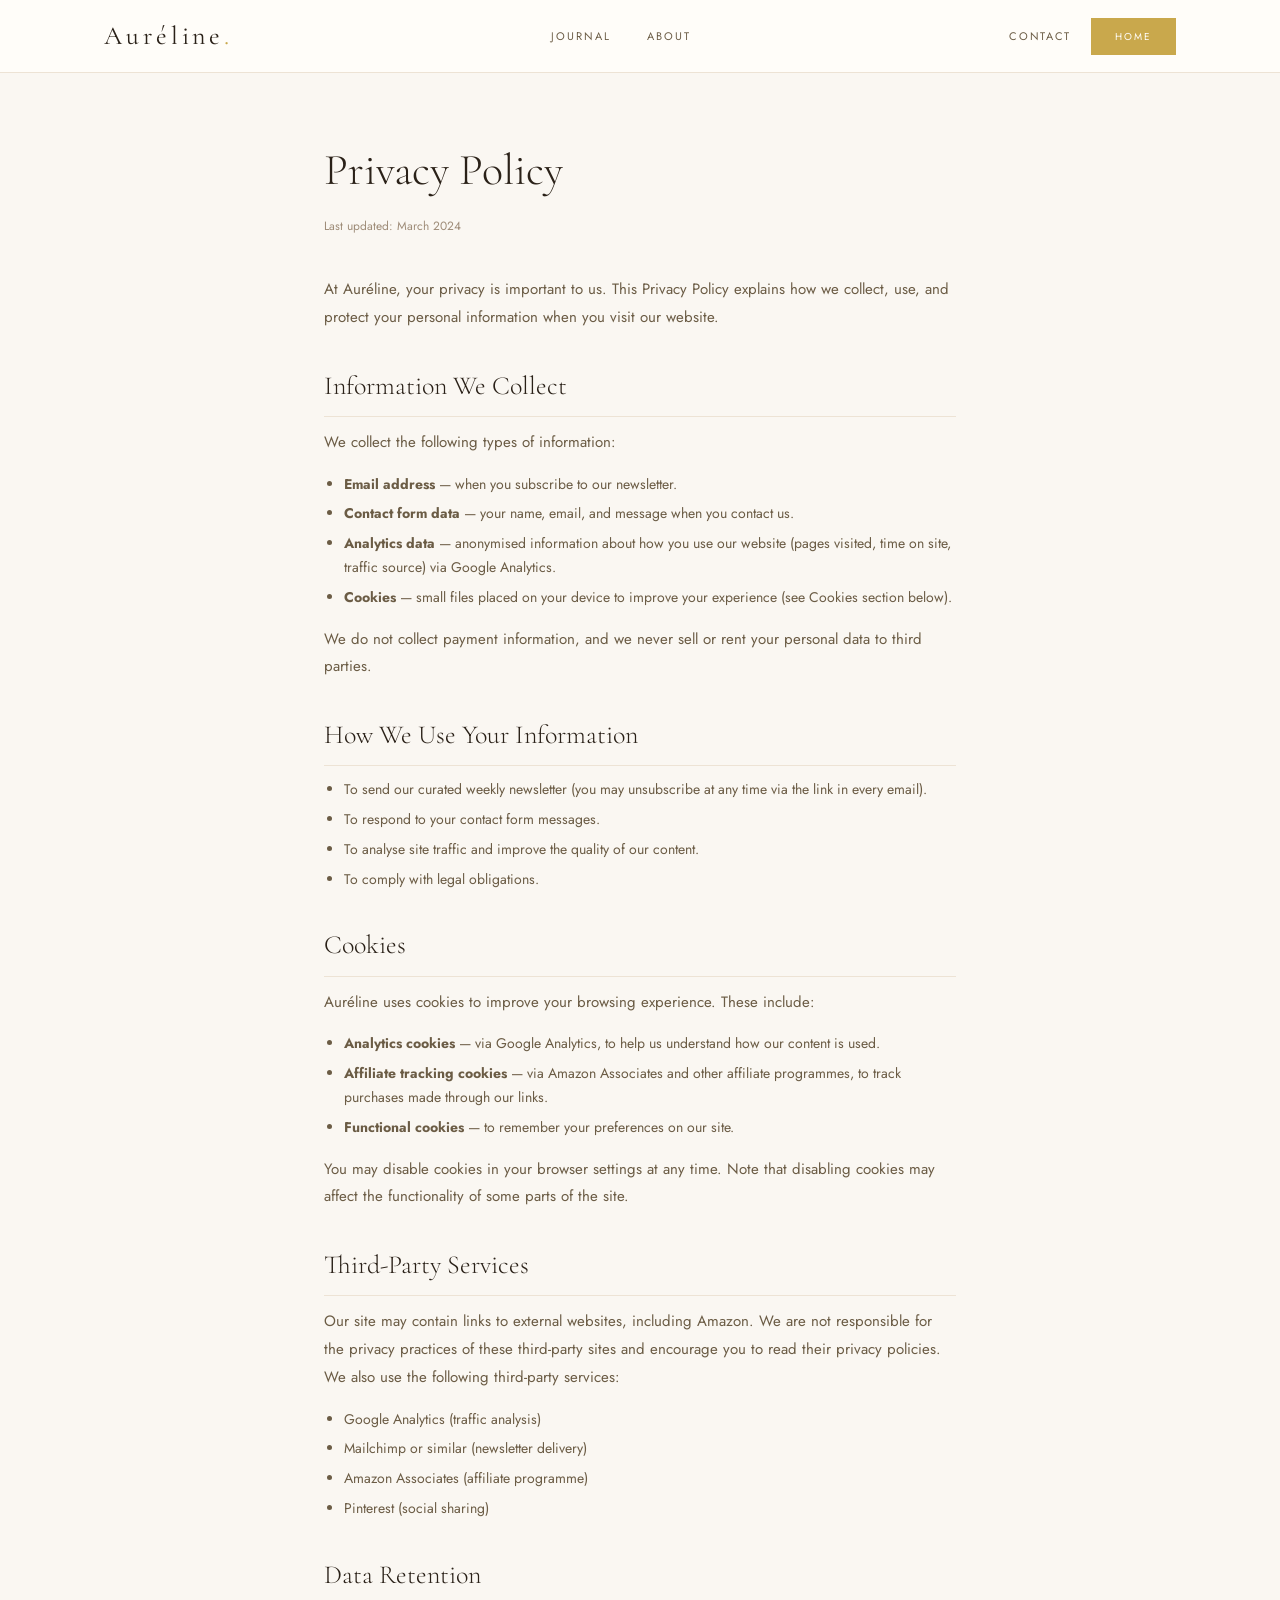
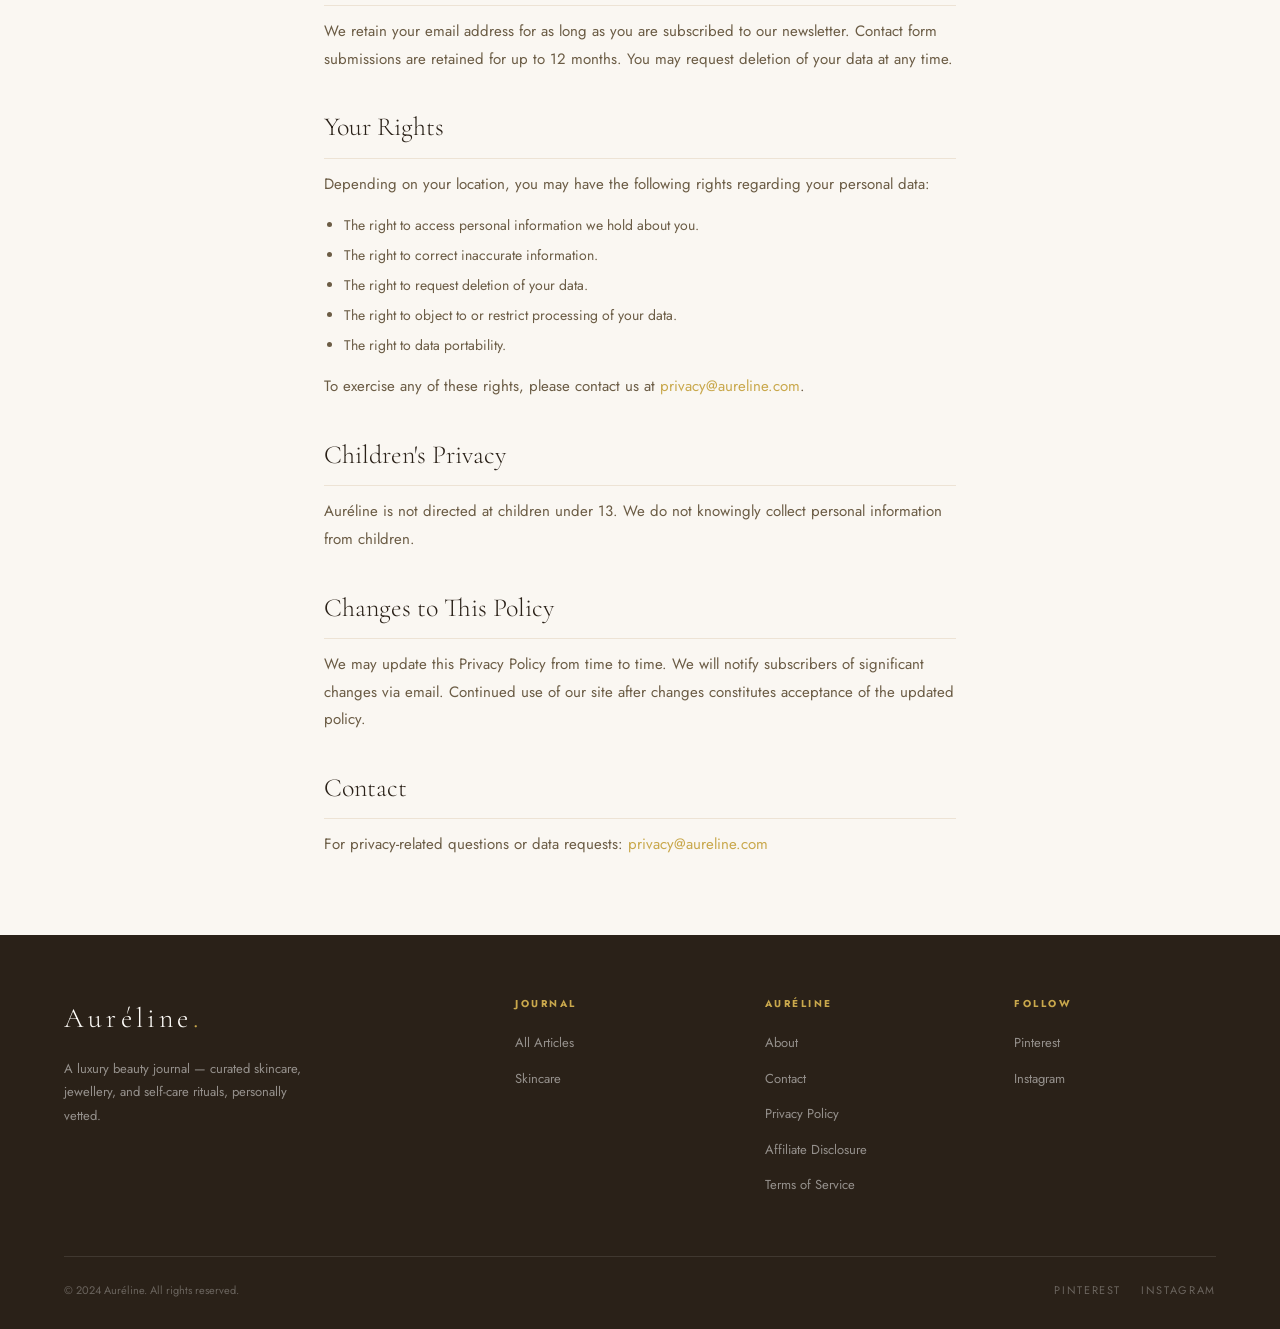
<file: privacy.html>
<!DOCTYPE html>
<html lang="en">
<head>
  <meta charset="UTF-8" /><meta name="viewport" content="width=device-width, initial-scale=1.0" />
  <title>Privacy Policy — Auréline</title>
  <meta name="description" content="Auréline's privacy policy — how we collect, use, and protect your personal information." />
  <link rel="preconnect" href="https://fonts.googleapis.com" /><link rel="preconnect" href="https://fonts.gstatic.com" crossorigin />
  <link href="https://fonts.googleapis.com/css2?family=Cormorant+Garamond:ital,wght@0,300;0,400;0,500;1,300;1,400&family=Jost:wght@300;400;500&display=swap" rel="stylesheet" />
  <link rel="icon" href="/images/favicon.svg" type="image/svg+xml" />

  <link rel="preconnect" href="https://fonts.googleapis.com" />
  <link rel="preconnect" href="https://fonts.gstatic.com" crossorigin />
  <link href="https://fonts.googleapis.com/css2?family=Cormorant+Garamond:ital,wght@0,300;0,400;0,500;1,300;1,400&family=Jost:wght@300;400;500&display=swap" rel="stylesheet" />
  <style>
/* =============================================
   AURÉLINE — Main Stylesheet
   ============================================= */

/* ---- RESET & BASE ---- */
*, *::before, *::after { margin: 0; padding: 0; box-sizing: border-box; }

:root {
  --cream: #FAF7F2;
  --cream2: #F3EDE3;
  --cream3: #EDE3D5;
  --gold: #C9A84C;
  --gold-light: #E8D5A3;
  --gold-pale: #F5EDDA;
  --text-dark: #2A2118;
  --text-mid: #6B5C45;
  --text-light: #9E8C78;
  --white: #FFFDF9;
  --serif: 'Cormorant Garamond', Georgia, serif;
  --sans: 'Jost', sans-serif;
  --max-w: 1200px;
  --side: 5%;
}

html { scroll-behavior: smooth; }

body {
  background: var(--cream);
  font-family: var(--sans);
  color: var(--text-dark);
  font-size: 15px;
  line-height: 1.7;
  overflow-x: hidden;
}

img { max-width: 100%; display: block; }
a { text-decoration: none; color: inherit; }

/* ---- UTILITY ---- */
.eyebrow {
  font-size: 10px;
  letter-spacing: 0.3em;
  text-transform: uppercase;
  color: var(--gold);
  display: block;
  margin-bottom: 12px;
}

.section-wrap {
  padding: 60px var(--side) 80px;
  max-width: var(--max-w);
  margin: 0 auto;
}

.section-header {
  text-align: center;
  margin-bottom: 40px;
}

.section-header h2 {
  font-family: var(--serif);
  font-size: 44px;
  font-weight: 300;
  color: var(--text-dark);
}

.section-header h2 em { font-style: italic; color: var(--gold); }

.divider {
  display: flex;
  align-items: center;
  gap: 20px;
  padding: 40px var(--side);
  max-width: var(--max-w);
  margin: 0 auto;
}

.divider-line { flex: 1; height: 1px; background: var(--cream3); }
.divider-text { font-size: 10px; letter-spacing: 0.3em; text-transform: uppercase; color: var(--text-light); white-space: nowrap; }

/* ---- BUTTONS ---- */
.btn-gold {
  display: inline-block;
  background: var(--gold);
  color: var(--white);
  padding: 10px 24px;
  font-size: 10px;
  letter-spacing: 0.2em;
  text-transform: uppercase;
  border: none;
  cursor: pointer;
  font-family: var(--sans);
  transition: background 0.2s;
}

.btn-gold:hover { background: #b8963e; color: var(--white); }

.btn-outline {
  display: inline-block;
  border: 1px solid var(--gold);
  color: var(--gold);
  padding: 10px 24px;
  font-size: 10px;
  letter-spacing: 0.2em;
  text-transform: uppercase;
  background: none;
  cursor: pointer;
  font-family: var(--sans);
  transition: all 0.2s;
}

.btn-outline:hover { background: var(--gold); color: var(--white); }

/* ---- NAVBAR ---- */
#navbar {
  background: var(--white);
  border-bottom: 1px solid var(--cream3);
  position: sticky;
  top: 0;
  z-index: 1000;
}

.nav-inner {
  max-width: var(--max-w);
  margin: 0 auto;
  padding: 0 var(--side);
  display: flex;
  align-items: center;
  justify-content: space-between;
  height: 72px;
}

.nav-logo {
  font-family: var(--serif);
  font-size: 26px;
  font-weight: 400;
  letter-spacing: 0.15em;
  color: var(--text-dark);
}

.nav-logo span { color: var(--gold); }

.nav-links {
  display: flex;
  gap: 36px;
  list-style: none;
}

.nav-links a {
  font-size: 11px;
  letter-spacing: 0.18em;
  text-transform: uppercase;
  color: var(--text-mid);
  transition: color 0.2s;
}

.nav-links a:hover { color: var(--gold); }

.nav-right {
  display: flex;
  align-items: center;
  gap: 20px;
}

.nav-link-text {
  font-size: 11px;
  letter-spacing: 0.15em;
  text-transform: uppercase;
  color: var(--text-mid);
  transition: color 0.2s;
}

.nav-link-text:hover { color: var(--gold); }

/* Hamburger */
.nav-hamburger {
  display: none;
  flex-direction: column;
  gap: 5px;
  background: none;
  border: none;
  cursor: pointer;
  padding: 4px;
}

.nav-hamburger span {
  display: block;
  width: 22px;
  height: 1.5px;
  background: var(--text-dark);
  transition: all 0.2s;
}

/* ---- HERO ---- */
.hero {
  background: var(--cream);
  padding: 100px var(--side) 80px;
}

.hero-inner {
  max-width: var(--max-w);
  margin: 0 auto;
  display: grid;
  grid-template-columns: 1fr 1fr;
  gap: 80px;
  align-items: center;
}

.hero-text h1 {
  font-family: var(--serif);
  font-size: 72px;
  font-weight: 300;
  line-height: 1.1;
  color: var(--text-dark);
  margin-bottom: 24px;
}

.hero-text h1 em { font-style: italic; color: var(--gold); }

.hero-desc {
  font-size: 15px;
  color: var(--text-mid);
  line-height: 1.8;
  margin-bottom: 36px;
  max-width: 420px;
}

.hero-ctas { display: flex; gap: 16px; align-items: center; flex-wrap: wrap; }

.hero-visual { position: relative; }

.hero-img-frame {
  background: var(--cream2);
  aspect-ratio: 4/5;
  display: flex;
  align-items: center;
  justify-content: center;
  position: relative;
  overflow: hidden;
  border: 1px solid var(--gold-light);
}

.hero-img-placeholder { text-align: center; padding: 40px; }
.hero-icon { font-size: 48px; display: block; margin-bottom: 16px; }
.hero-img-placeholder p { font-family: var(--serif); font-size: 18px; font-style: italic; color: var(--text-light); }

.hero-badge {
  position: absolute;
  bottom: -20px;
  left: -20px;
  background: var(--gold);
  color: var(--white);
  padding: 16px 20px;
  text-align: center;
}

.hero-badge .num {
  font-family: var(--serif);
  font-size: 32px;
  font-weight: 300;
  display: block;
  line-height: 1;
}

.hero-badge .label {
  font-size: 9px;
  letter-spacing: 0.2em;
  text-transform: uppercase;
  opacity: 0.9;
}

/* ---- FEATURED POSTS ---- */
.posts-grid {
  display: grid;
  grid-template-columns: 2fr 1fr 1fr;
  gap: 24px;
}

.post-card {
  background: var(--white);
  display: block;
  transition: transform 0.2s;
}

.post-card:hover { transform: translateY(-3px); }

.post-img {
  background: var(--cream2);
  aspect-ratio: 4/3;
  display: flex;
  align-items: center;
  justify-content: center;
  position: relative;
  overflow: hidden;
}

.post-card.featured .post-img { aspect-ratio: 3/2; }
.post-img-icon { font-size: 40px; opacity: 0.5; }

.post-cat {
  position: absolute;
  top: 16px;
  left: 16px;
  background: var(--gold);
  color: var(--white);
  font-size: 9px;
  letter-spacing: 0.2em;
  text-transform: uppercase;
  padding: 5px 12px;
}

.post-body { padding: 20px; }
.post-meta { font-size: 11px; color: var(--text-light); letter-spacing: 0.1em; margin-bottom: 8px; }
.post-title { font-family: var(--serif); font-size: 22px; font-weight: 400; line-height: 1.3; color: var(--text-dark); margin-bottom: 10px; }
.post-card.small .post-title { font-size: 17px; }
.post-excerpt { font-size: 13px; color: var(--text-mid); line-height: 1.7; margin-bottom: 14px; }
.post-read { font-size: 10px; letter-spacing: 0.2em; text-transform: uppercase; color: var(--gold); }

/* ---- CATEGORY STRIP ---- */
.cat-strip {
  background: var(--text-dark);
  padding: 40px var(--side);
  display: flex;
  gap: 0;
  overflow-x: auto;
}

.cat-item {
  flex: 1;
  min-width: 140px;
  text-align: center;
  padding: 24px 20px;
  border-right: 1px solid rgba(255,255,255,0.1);
  transition: background 0.2s;
  display: block;
}

.cat-item:last-child { border-right: none; }
.cat-item:hover { background: rgba(201,168,76,0.1); }
.cat-icon { font-size: 24px; display: block; margin-bottom: 10px; }
.cat-name { font-size: 10px; letter-spacing: 0.22em; text-transform: uppercase; color: rgba(255,255,255,0.7); display: block; margin-bottom: 4px; }
.cat-count { font-size: 11px; color: var(--gold); display: block; }

/* ---- PRODUCT GRID ---- */
.product-grid {
  display: grid;
  grid-template-columns: repeat(4, 1fr);
  gap: 20px;
}

.product-card {
  background: var(--white);
  padding: 20px;
  text-align: center;
  position: relative;
  transition: transform 0.2s;
  display: block;
}

.product-card:hover { transform: translateY(-4px); }
.product-card::after { content: ''; position: absolute; bottom: 0; left: 0; right: 0; height: 2px; background: var(--gold); transform: scaleX(0); transition: transform 0.2s; }
.product-card:hover::after { transform: scaleX(1); }

.product-img {
  background: var(--cream2);
  aspect-ratio: 1;
  display: flex;
  align-items: center;
  justify-content: center;
  margin-bottom: 14px;
  font-size: 36px;
}

.product-badge {
  position: absolute;
  top: 12px;
  right: 12px;
  background: var(--gold-pale);
  color: var(--gold);
  font-size: 9px;
  letter-spacing: 0.1em;
  padding: 3px 8px;
  border: 1px solid var(--gold-light);
}

.product-brand { font-size: 10px; letter-spacing: 0.2em; text-transform: uppercase; color: var(--text-light); margin-bottom: 6px; }
.product-name { font-family: var(--serif); font-size: 17px; color: var(--text-dark); margin-bottom: 8px; line-height: 1.3; }
.product-price { font-size: 15px; color: var(--gold); font-weight: 500; margin-bottom: 14px; }
.stars { color: var(--gold); font-size: 12px; margin-bottom: 6px; }

.btn-amazon {
  display: block;
  background: var(--text-dark);
  color: var(--white);
  padding: 9px 14px;
  font-size: 9px;
  letter-spacing: 0.18em;
  text-transform: uppercase;
  font-family: var(--sans);
  transition: background 0.2s;
  text-align: center;
}

.btn-amazon:hover { background: var(--gold); color: var(--white); }

/* ---- NEWSLETTER ---- */
.newsletter {
  background: var(--cream2);
  border-top: 1px solid var(--cream3);
  border-bottom: 1px solid var(--cream3);
  padding: 80px var(--side);
  text-align: center;
}

.newsletter h2 {
  font-family: var(--serif);
  font-size: 42px;
  font-weight: 300;
  color: var(--text-dark);
  margin-bottom: 12px;
}

.newsletter h2 em { font-style: italic; }
.newsletter p { color: var(--text-mid); margin-bottom: 32px; max-width: 460px; margin-left: auto; margin-right: auto; }

.newsletter-form {
  display: flex;
  max-width: 440px;
  margin: 0 auto 20px;
}

.newsletter-form input {
  flex: 1;
  padding: 13px 18px;
  border: 1px solid var(--cream3);
  background: var(--white);
  font-family: var(--sans);
  font-size: 13px;
  color: var(--text-dark);
  outline: none;
  border-right: none;
}

.newsletter-form input:focus { border-color: var(--gold); }
.newsletter-form input::placeholder { color: var(--text-light); }

.newsletter-form button {
  padding: 13px 24px;
  background: var(--gold);
  color: var(--white);
  border: none;
  font-family: var(--sans);
  font-size: 10px;
  letter-spacing: 0.2em;
  text-transform: uppercase;
  cursor: pointer;
  transition: background 0.2s;
}

.newsletter-form button:hover { background: #b8963e; }
.newsletter-fine { font-size: 11px; color: var(--text-light); margin-bottom: 0 !important; }

/* ---- SOCIAL GRID ---- */
.social-section { padding-bottom: 80px; }

.social-grid {
  display: grid;
  grid-template-columns: repeat(6, 1fr);
  gap: 8px;
}

.social-img {
  background: var(--cream2);
  aspect-ratio: 1;
  display: flex;
  align-items: center;
  justify-content: center;
  font-size: 28px;
  cursor: pointer;
  transition: opacity 0.2s;
  border: 1px solid var(--cream3);
}

.social-img:hover { opacity: 0.8; }

/* ---- FOOTER ---- */
footer {
  background: var(--text-dark);
  padding: 60px var(--side) 30px;
}

.footer-grid {
  display: grid;
  grid-template-columns: 2fr 1fr 1fr 1fr;
  gap: 48px;
  max-width: var(--max-w);
  margin: 0 auto 48px;
}

.footer-logo {
  font-family: var(--serif);
  font-size: 28px;
  font-weight: 300;
  color: var(--white);
  letter-spacing: 0.15em;
  margin-bottom: 14px;
}

.footer-logo span { color: var(--gold); }
.footer-brand p:not(.footer-logo) { font-size: 13px; color: rgba(255,255,255,0.5); line-height: 1.8; max-width: 260px; }

.footer-col h4 {
  font-size: 10px;
  letter-spacing: 0.25em;
  text-transform: uppercase;
  color: var(--gold);
  margin-bottom: 18px;
}

.footer-col ul { list-style: none; }
.footer-col ul li { margin-bottom: 10px; }

.footer-col ul li a {
  font-size: 13px;
  color: rgba(255,255,255,0.5);
  transition: color 0.2s;
}

.footer-col ul li a:hover { color: var(--white); }

.footer-bottom {
  border-top: 1px solid rgba(255,255,255,0.1);
  padding-top: 24px;
  max-width: var(--max-w);
  margin: 0 auto;
  display: flex;
  justify-content: space-between;
  align-items: center;
  flex-wrap: wrap;
  gap: 12px;
}

.footer-bottom p { font-size: 11px; color: rgba(255,255,255,0.3); }
.footer-bottom p a { color: rgba(255,255,255,0.4); text-decoration: underline; }

.footer-social { display: flex; gap: 20px; }

.footer-social a {
  font-size: 11px;
  letter-spacing: 0.15em;
  color: rgba(255,255,255,0.3);
  text-transform: uppercase;
  transition: color 0.2s;
}

.footer-social a:hover { color: var(--gold); }

/* ---- BLOG PAGE ---- */
.blog-hero {
  background: var(--cream2);
  padding: 60px var(--side);
  text-align: center;
  border-bottom: 1px solid var(--cream3);
}

.blog-hero h1 {
  font-family: var(--serif);
  font-size: 56px;
  font-weight: 300;
  color: var(--text-dark);
  margin-bottom: 16px;
}

.blog-filter {
  display: flex;
  gap: 8px;
  justify-content: center;
  flex-wrap: wrap;
  margin-top: 24px;
}

.filter-btn {
  border: 1px solid var(--cream3);
  background: var(--white);
  color: var(--text-mid);
  padding: 7px 18px;
  font-size: 10px;
  letter-spacing: 0.18em;
  text-transform: uppercase;
  cursor: pointer;
  font-family: var(--sans);
  transition: all 0.2s;
}

.filter-btn:hover, .filter-btn.active {
  border-color: var(--gold);
  color: var(--gold);
  background: var(--gold-pale);
}

.blog-grid {
  display: grid;
  grid-template-columns: repeat(3, 1fr);
  gap: 32px;
}

/* ---- ARTICLE PAGE ---- */
.article-wrapper {
  max-width: 780px;
  margin: 0 auto;
  padding: 60px var(--side);
}

.article-cat {
  font-size: 10px;
  letter-spacing: 0.25em;
  text-transform: uppercase;
  color: var(--gold);
  margin-bottom: 16px;
  display: block;
}

.article-title {
  font-family: var(--serif);
  font-size: 52px;
  font-weight: 300;
  line-height: 1.15;
  color: var(--text-dark);
  margin-bottom: 20px;
}

.article-meta {
  display: flex;
  gap: 16px;
  align-items: center;
  flex-wrap: wrap;
  padding: 16px 0;
  border-top: 1px solid var(--cream3);
  border-bottom: 1px solid var(--cream3);
  margin-bottom: 36px;
}

.article-meta span { font-size: 12px; color: var(--text-light); }

.pin-btn {
  margin-left: auto;
  background: #E60023;
  color: white;
  border: none;
  padding: 7px 14px;
  font-size: 10px;
  letter-spacing: 0.1em;
  cursor: pointer;
  font-family: var(--sans);
  display: inline-flex;
  align-items: center;
  gap: 6px;
  transition: background 0.2s;
  text-decoration: none;
}

.pin-btn:hover { background: #c0001d; color: white; }

.article-hero-img {
  background: var(--cream2);
  aspect-ratio: 2/3;
  max-width: 360px;
  margin: 0 auto 40px;
  display: flex;
  align-items: center;
  justify-content: center;
  font-size: 56px;
  border: 1px solid var(--cream3);
}

/* Table of Contents */
.toc {
  background: var(--gold-pale);
  border-left: 3px solid var(--gold);
  padding: 24px 28px;
  margin-bottom: 40px;
}

.toc h3 {
  font-size: 11px;
  letter-spacing: 0.2em;
  text-transform: uppercase;
  color: var(--text-mid);
  margin-bottom: 12px;
}

.toc ol { padding-left: 18px; }
.toc ol li { margin-bottom: 6px; }
.toc ol li a { font-size: 14px; color: var(--gold); }
.toc ol li a:hover { text-decoration: underline; }

/* Article Body */
.article-body h2 {
  font-family: var(--serif);
  font-size: 32px;
  font-weight: 300;
  color: var(--text-dark);
  margin: 40px 0 16px;
  border-bottom: 1px solid var(--cream3);
  padding-bottom: 12px;
}

.article-body p { color: var(--text-mid); margin-bottom: 20px; line-height: 1.85; }

.article-body .highlight {
  background: var(--gold-pale);
  border-left: 3px solid var(--gold);
  padding: 16px 20px;
  margin: 28px 0;
  font-family: var(--serif);
  font-size: 18px;
  font-style: italic;
  color: var(--text-dark);
}

/* Comparison Table */
.comparison-table { width: 100%; border-collapse: collapse; margin: 32px 0; font-size: 13px; }
.comparison-table th { background: var(--text-dark); color: var(--white); padding: 12px 16px; text-align: left; font-size: 10px; letter-spacing: 0.15em; text-transform: uppercase; font-weight: 400; }
.comparison-table td { padding: 12px 16px; border-bottom: 1px solid var(--cream3); color: var(--text-mid); }
.comparison-table tr:hover td { background: var(--gold-pale); }
.comparison-table .pick { color: var(--gold); font-weight: 500; }

/* Best Picks */
.best-picks {
  background: var(--cream2);
  border: 1px solid var(--cream3);
  padding: 28px;
  margin: 36px 0;
}

.best-picks h3 {
  font-family: var(--serif);
  font-size: 24px;
  font-weight: 300;
  color: var(--text-dark);
  margin-bottom: 20px;
}

.best-pick-item {
  display: flex;
  align-items: flex-start;
  gap: 16px;
  padding: 14px 0;
  border-bottom: 1px solid var(--cream3);
}

.best-pick-item:last-child { border-bottom: none; padding-bottom: 0; }

.pick-num {
  background: var(--gold);
  color: var(--white);
  width: 28px;
  height: 28px;
  display: flex;
  align-items: center;
  justify-content: center;
  font-size: 12px;
  flex-shrink: 0;
  font-family: var(--serif);
}

.pick-info { flex: 1; }
.pick-info strong { font-family: var(--serif); font-size: 16px; font-weight: 400; display: block; margin-bottom: 4px; color: var(--text-dark); }
.pick-info span { font-size: 13px; color: var(--text-mid); }

.pick-btn {
  background: var(--gold);
  color: var(--white);
  border: none;
  padding: 7px 14px;
  font-size: 9px;
  letter-spacing: 0.15em;
  text-transform: uppercase;
  cursor: pointer;
  font-family: var(--sans);
  white-space: nowrap;
  transition: background 0.2s;
  text-decoration: none;
  display: inline-block;
}

.pick-btn:hover { background: #b8963e; color: var(--white); }

.affiliate-notice {
  font-size: 12px;
  color: var(--text-light);
  background: var(--cream2);
  padding: 12px 16px;
  border-left: 3px solid var(--cream3);
  margin-top: 40px;
}

/* ---- ABOUT PAGE ---- */
.about-hero {
  display: grid;
  grid-template-columns: 1fr 1fr;
  gap: 80px;
  align-items: center;
  padding: 80px var(--side);
  max-width: var(--max-w);
  margin: 0 auto;
}

.about-img {
  background: var(--cream2);
  aspect-ratio: 3/4;
  display: flex;
  align-items: center;
  justify-content: center;
  font-size: 60px;
  border: 1px solid var(--cream3);
}

.about-text h1 {
  font-family: var(--serif);
  font-size: 48px;
  font-weight: 300;
  line-height: 1.2;
  margin-bottom: 24px;
}

.about-text h1 em { font-style: italic; color: var(--gold); }
.about-text p { color: var(--text-mid); margin-bottom: 18px; line-height: 1.85; }

.values-grid {
  display: grid;
  grid-template-columns: repeat(3, 1fr);
  gap: 24px;
  padding: 0 var(--side) 80px;
  max-width: var(--max-w);
  margin: 0 auto;
}

.value-card {
  background: var(--white);
  padding: 32px;
  text-align: center;
  border: 1px solid var(--cream3);
}

.value-icon { font-size: 32px; margin-bottom: 16px; display: block; }
.value-card h3 { font-family: var(--serif); font-size: 22px; font-weight: 300; color: var(--text-dark); margin-bottom: 10px; }
.value-card p { font-size: 13px; color: var(--text-mid); line-height: 1.8; }

/* ---- CONTACT PAGE ---- */
.contact-wrapper {
  display: grid;
  grid-template-columns: 1fr 1fr;
  gap: 80px;
  padding: 80px var(--side);
  max-width: 1100px;
  margin: 0 auto;
}

.contact-info h1 {
  font-family: var(--serif);
  font-size: 48px;
  font-weight: 300;
  margin-bottom: 20px;
}

.contact-info > p { color: var(--text-mid); line-height: 1.85; margin-bottom: 32px; }

.contact-detail {
  display: flex;
  align-items: flex-start;
  gap: 12px;
  margin-bottom: 20px;
}

.contact-icon {
  width: 36px;
  height: 36px;
  background: var(--gold-pale);
  border: 1px solid var(--gold-light);
  display: flex;
  align-items: center;
  justify-content: center;
  font-size: 16px;
  flex-shrink: 0;
}

.contact-detail p { margin: 0; font-size: 13px; color: var(--text-mid); }
.contact-detail strong { display: block; font-size: 12px; font-weight: 500; color: var(--text-dark); letter-spacing: 0.05em; margin-bottom: 2px; }

.contact-form {
  background: var(--white);
  padding: 40px;
  border: 1px solid var(--cream3);
}

.form-row { margin-bottom: 20px; }

.form-row label {
  display: block;
  font-size: 10px;
  letter-spacing: 0.18em;
  text-transform: uppercase;
  color: var(--text-mid);
  margin-bottom: 7px;
}

.form-row input,
.form-row textarea,
.form-row select {
  width: 100%;
  padding: 11px 14px;
  border: 1px solid var(--cream3);
  background: var(--cream);
  font-family: var(--sans);
  font-size: 14px;
  color: var(--text-dark);
  outline: none;
  transition: border-color 0.2s;
  appearance: none;
}

.form-row input:focus,
.form-row textarea:focus,
.form-row select:focus { border-color: var(--gold); }

.form-row textarea { resize: vertical; min-height: 120px; }

.form-2col {
  display: grid;
  grid-template-columns: 1fr 1fr;
  gap: 16px;
}

/* ---- POLICY PAGES ---- */
.policy-wrapper {
  max-width: 760px;
  margin: 0 auto;
  padding: 60px var(--side);
}

.policy-wrapper h1 {
  font-family: var(--serif);
  font-size: 44px;
  font-weight: 300;
  margin-bottom: 8px;
}

.policy-wrapper .updated { font-size: 12px; color: var(--text-light); margin-bottom: 40px; display: block; }

.policy-wrapper h2 {
  font-family: var(--serif);
  font-size: 26px;
  font-weight: 300;
  color: var(--text-dark);
  margin: 32px 0 12px;
  border-bottom: 1px solid var(--cream3);
  padding-bottom: 8px;
}

.policy-wrapper p { color: var(--text-mid); margin-bottom: 16px; line-height: 1.85; }
.policy-wrapper ul { padding-left: 20px; margin-bottom: 16px; }
.policy-wrapper ul li { color: var(--text-mid); margin-bottom: 6px; font-size: 14px; }

.affiliate-box {
  background: var(--gold-pale);
  border: 1px solid var(--gold-light);
  padding: 20px 24px;
  margin: 32px 0;
  border-left: 4px solid var(--gold);
}

.affiliate-box p { color: var(--text-dark); font-size: 14px; margin: 0; }

/* ---- PAGE HERO (reusable) ---- */
.page-hero {
  background: var(--cream2);
  padding: 60px var(--side);
  text-align: center;
  border-bottom: 1px solid var(--cream3);
}

.page-hero h1 {
  font-family: var(--serif);
  font-size: 52px;
  font-weight: 300;
  color: var(--text-dark);
  margin-bottom: 12px;
}

.page-hero p { color: var(--text-mid); max-width: 500px; margin: 0 auto; }

/* ---- TOAST ---- */
.toast {
  position: fixed;
  bottom: 32px;
  right: 32px;
  background: var(--text-dark);
  color: var(--white);
  padding: 14px 24px;
  font-size: 13px;
  z-index: 9999;
  opacity: 0;
  transform: translateY(10px);
  transition: all 0.3s;
  pointer-events: none;
  border-left: 3px solid var(--gold);
}

.toast.show { opacity: 1; transform: translateY(0); }

/* =============================================
   RESPONSIVE
   ============================================= */

@media (max-width: 1024px) {
  .nav-links { gap: 22px; }
  .hero-text h1 { font-size: 58px; }
  .product-grid { grid-template-columns: repeat(2, 1fr); }
  .footer-grid { grid-template-columns: 1fr 1fr; gap: 32px; }
}

@media (max-width: 768px) {
  :root { --side: 6%; }

  /* Nav mobile */
  .nav-links {
    display: none;
    position: absolute;
    top: 72px;
    left: 0;
    right: 0;
    background: var(--white);
    border-bottom: 1px solid var(--cream3);
    flex-direction: column;
    padding: 24px var(--side);
    gap: 18px;
  }

  .nav-links.open { display: flex; }
  .nav-hamburger { display: flex; }
  .nav-right .nav-link-text { display: none; }

  #navbar { position: sticky; }

  .hero { padding: 60px var(--side); }
  .hero-inner { grid-template-columns: 1fr; gap: 48px; }
  .hero-text h1 { font-size: 48px; }

  .posts-grid { grid-template-columns: 1fr; }
  .blog-grid { grid-template-columns: 1fr; }
  .about-hero { grid-template-columns: 1fr; gap: 40px; }
  .contact-wrapper { grid-template-columns: 1fr; gap: 40px; }
  .values-grid { grid-template-columns: 1fr; }
  .social-grid { grid-template-columns: repeat(3, 1fr); }
  .form-2col { grid-template-columns: 1fr; }
  .article-title { font-size: 36px; }
  .footer-grid { grid-template-columns: 1fr 1fr; gap: 28px; }
  .section-header h2 { font-size: 34px; }
  .newsletter h2 { font-size: 32px; }
  .comparison-table { font-size: 12px; }
  .comparison-table th, .comparison-table td { padding: 8px 10px; }
}

@media (max-width: 480px) {
  .hero-text h1 { font-size: 38px; }
  .product-grid { grid-template-columns: 1fr; }
  .footer-grid { grid-template-columns: 1fr; }
  .newsletter-form { flex-direction: column; }
  .newsletter-form input { border-right: 1px solid var(--cream3); border-bottom: none; }
  .article-title { font-size: 30px; }
  .contact-form { padding: 24px 20px; }
}

  </style>
</head>
<body>
  <nav id="navbar"><div class="nav-inner">
    <a class="nav-logo" href="/">Auréline<span>.</span></a>
    <button class="nav-hamburger" id="hamburger" aria-label="Open menu" aria-expanded="false"><span></span><span></span><span></span></button>
    <ul class="nav-links" id="nav-links"><li><a href="/blog.html">Journal</a></li><li><a href="/about.html">About</a></li></ul>
    <div class="nav-right"><a href="/contact.html" class="nav-link-text">Contact</a><a href="/" class="btn-gold">Home</a></div>
  </div></nav>

  <div class="policy-wrapper">
    <h1>Privacy Policy</h1>
    <span class="updated">Last updated: March 2024</span>

    <p>At Auréline, your privacy is important to us. This Privacy Policy explains how we collect, use, and protect your personal information when you visit our website.</p>

    <h2>Information We Collect</h2>
    <p>We collect the following types of information:</p>
    <ul>
      <li><strong>Email address</strong> — when you subscribe to our newsletter.</li>
      <li><strong>Contact form data</strong> — your name, email, and message when you contact us.</li>
      <li><strong>Analytics data</strong> — anonymised information about how you use our website (pages visited, time on site, traffic source) via Google Analytics.</li>
      <li><strong>Cookies</strong> — small files placed on your device to improve your experience (see Cookies section below).</li>
    </ul>
    <p>We do not collect payment information, and we never sell or rent your personal data to third parties.</p>

    <h2>How We Use Your Information</h2>
    <ul>
      <li>To send our curated weekly newsletter (you may unsubscribe at any time via the link in every email).</li>
      <li>To respond to your contact form messages.</li>
      <li>To analyse site traffic and improve the quality of our content.</li>
      <li>To comply with legal obligations.</li>
    </ul>

    <h2>Cookies</h2>
    <p>Auréline uses cookies to improve your browsing experience. These include:</p>
    <ul>
      <li><strong>Analytics cookies</strong> — via Google Analytics, to help us understand how our content is used.</li>
      <li><strong>Affiliate tracking cookies</strong> — via Amazon Associates and other affiliate programmes, to track purchases made through our links.</li>
      <li><strong>Functional cookies</strong> — to remember your preferences on our site.</li>
    </ul>
    <p>You may disable cookies in your browser settings at any time. Note that disabling cookies may affect the functionality of some parts of the site.</p>

    <h2>Third-Party Services</h2>
    <p>Our site may contain links to external websites, including Amazon. We are not responsible for the privacy practices of these third-party sites and encourage you to read their privacy policies. We also use the following third-party services:</p>
    <ul>
      <li>Google Analytics (traffic analysis)</li>
      <li>Mailchimp or similar (newsletter delivery)</li>
      <li>Amazon Associates (affiliate programme)</li>
      <li>Pinterest (social sharing)</li>
    </ul>

    <h2>Data Retention</h2>
    <p>We retain your email address for as long as you are subscribed to our newsletter. Contact form submissions are retained for up to 12 months. You may request deletion of your data at any time.</p>

    <h2>Your Rights</h2>
    <p>Depending on your location, you may have the following rights regarding your personal data:</p>
    <ul>
      <li>The right to access personal information we hold about you.</li>
      <li>The right to correct inaccurate information.</li>
      <li>The right to request deletion of your data.</li>
      <li>The right to object to or restrict processing of your data.</li>
      <li>The right to data portability.</li>
    </ul>
    <p>To exercise any of these rights, please contact us at <a href="mailto:privacy@aureline.com" style="color:var(--gold)">privacy@aureline.com</a>.</p>

    <h2>Children's Privacy</h2>
    <p>Auréline is not directed at children under 13. We do not knowingly collect personal information from children.</p>

    <h2>Changes to This Policy</h2>
    <p>We may update this Privacy Policy from time to time. We will notify subscribers of significant changes via email. Continued use of our site after changes constitutes acceptance of the updated policy.</p>

    <h2>Contact</h2>
    <p>For privacy-related questions or data requests: <a href="mailto:privacy@aureline.com" style="color:var(--gold)">privacy@aureline.com</a></p>
  </div>

  <footer>
    <div class="footer-grid">
      <div class="footer-brand"><p class="footer-logo">Auréline<span>.</span></p><p>A luxury beauty journal — curated skincare, jewellery, and self-care rituals, personally vetted.</p></div>
      <div class="footer-col"><h4>Journal</h4><ul><li><a href="/blog.html">All Articles</a></li><li><a href="/category-skincare.html">Skincare</a></li></ul></div>
      <div class="footer-col"><h4>Auréline</h4><ul><li><a href="/about.html">About</a></li><li><a href="/contact.html">Contact</a></li><li><a href="/privacy.html">Privacy Policy</a></li><li><a href="/disclosure.html">Affiliate Disclosure</a></li><li><a href="/terms.html">Terms of Service</a></li></ul></div>
      <div class="footer-col"><h4>Follow</h4><ul><li><a href="https://pinterest.com" target="_blank" rel="noopener">Pinterest</a></li><li><a href="https://instagram.com" target="_blank" rel="noopener">Instagram</a></li></ul></div>
    </div>
    <div class="footer-bottom">
      <p>© 2024 Auréline. All rights reserved.</p>
      <div class="footer-social"><a href="https://pinterest.com" target="_blank" rel="noopener">Pinterest</a><a href="https://instagram.com" target="_blank" rel="noopener">Instagram</a></div>
    </div>
  </footer>
  <script src="/js/main.js"></script>
</body>
</html>
</file>
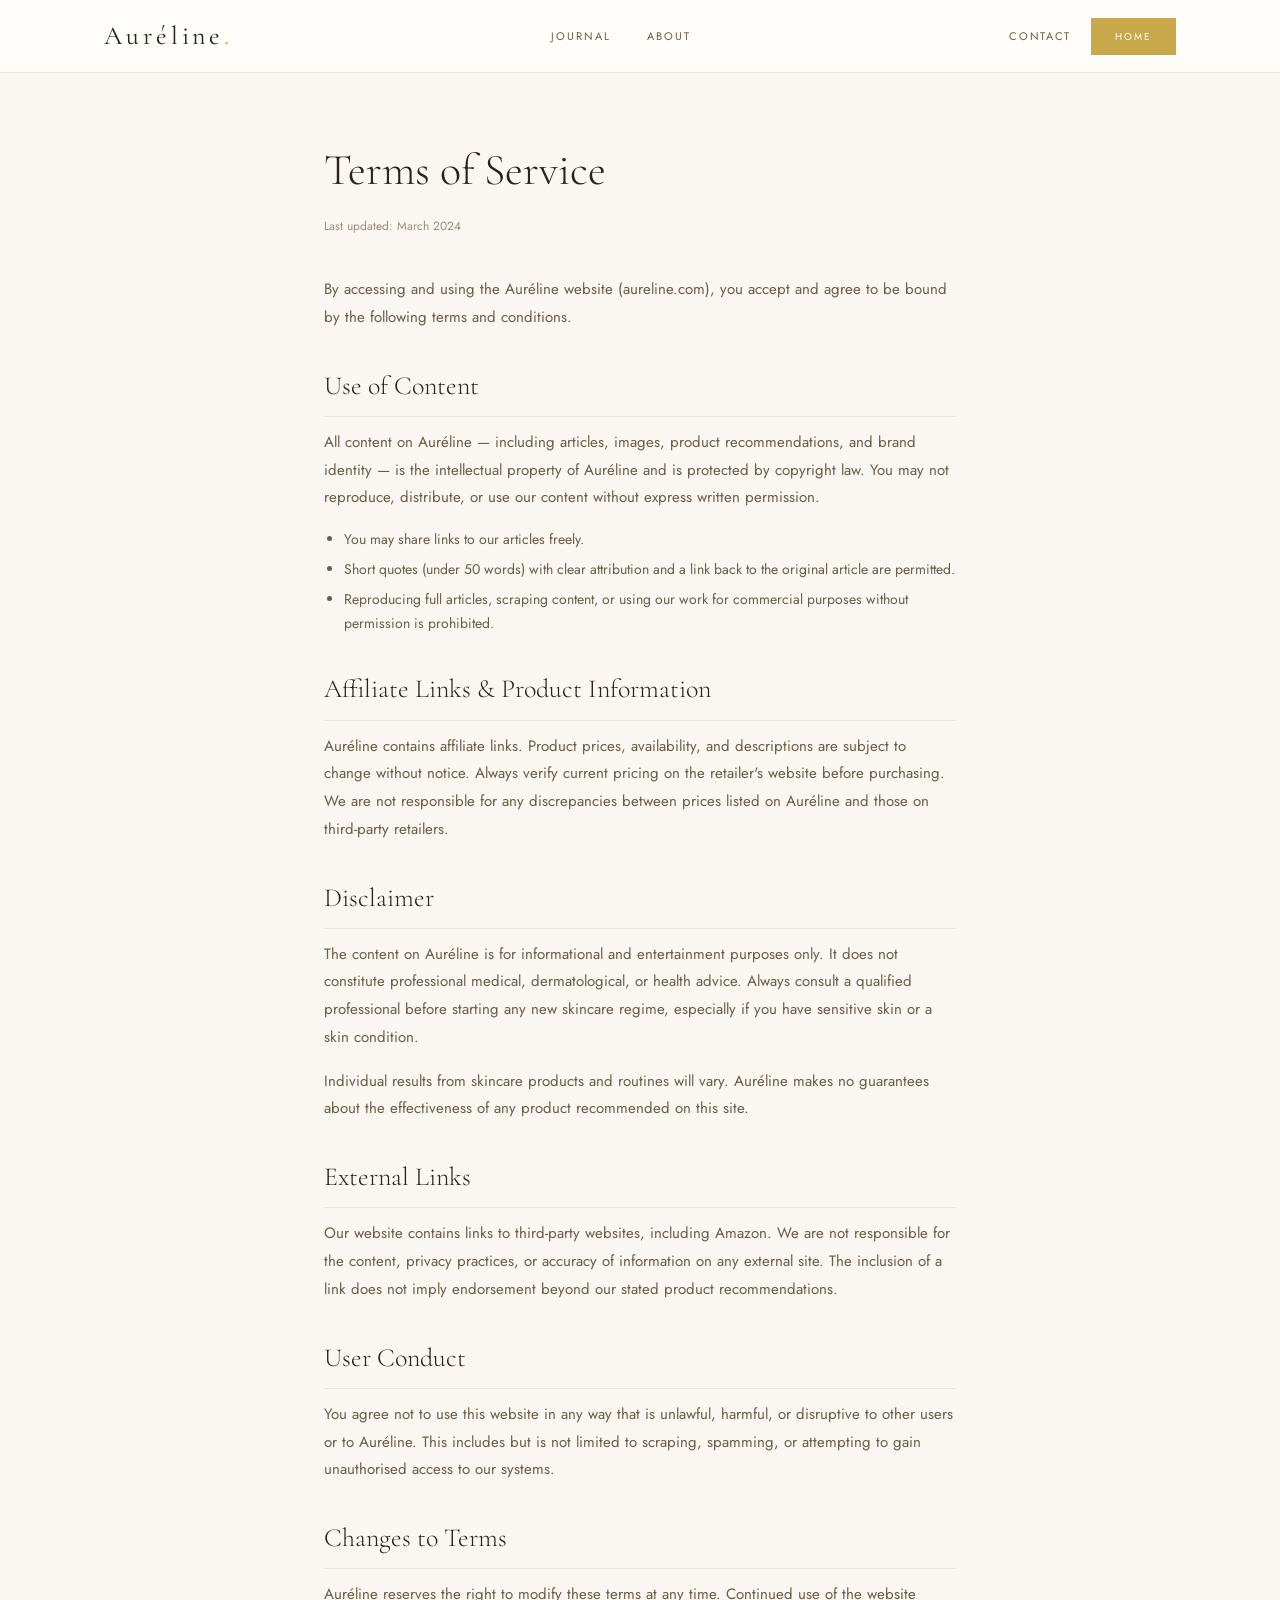
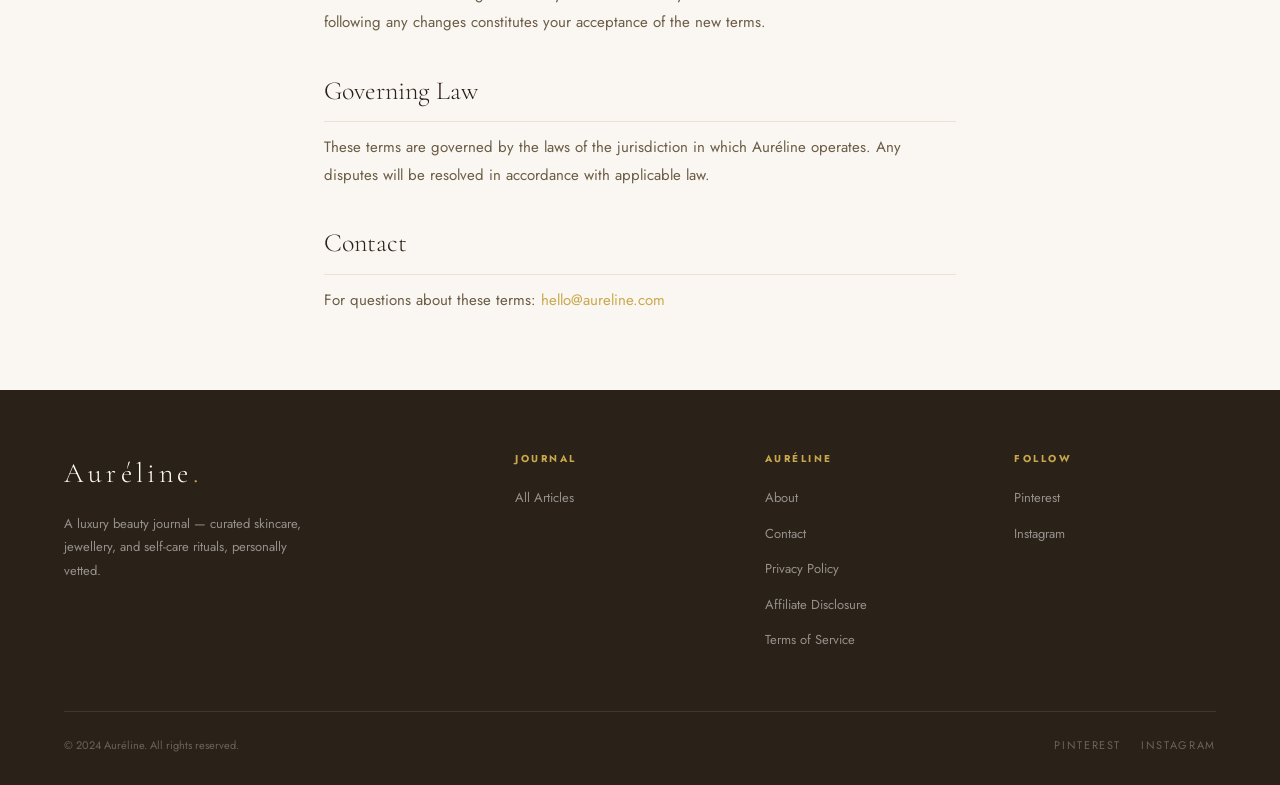
<file: terms.html>
<!DOCTYPE html>
<html lang="en">
<head>
  <meta charset="UTF-8" /><meta name="viewport" content="width=device-width, initial-scale=1.0" />
  <title>Terms of Service — Auréline</title>
  <meta name="description" content="Auréline's terms of service — the rules governing use of our website and content." />
  <link rel="preconnect" href="https://fonts.googleapis.com" /><link rel="preconnect" href="https://fonts.gstatic.com" crossorigin />
  <link href="https://fonts.googleapis.com/css2?family=Cormorant+Garamond:ital,wght@0,300;0,400;0,500;1,300;1,400&family=Jost:wght@300;400;500&display=swap" rel="stylesheet" />
  <link rel="icon" href="/images/favicon.svg" type="image/svg+xml" />

  <link rel="preconnect" href="https://fonts.googleapis.com" />
  <link rel="preconnect" href="https://fonts.gstatic.com" crossorigin />
  <link href="https://fonts.googleapis.com/css2?family=Cormorant+Garamond:ital,wght@0,300;0,400;0,500;1,300;1,400&family=Jost:wght@300;400;500&display=swap" rel="stylesheet" />
  <style>
/* =============================================
   AURÉLINE — Main Stylesheet
   ============================================= */

/* ---- RESET & BASE ---- */
*, *::before, *::after { margin: 0; padding: 0; box-sizing: border-box; }

:root {
  --cream: #FAF7F2;
  --cream2: #F3EDE3;
  --cream3: #EDE3D5;
  --gold: #C9A84C;
  --gold-light: #E8D5A3;
  --gold-pale: #F5EDDA;
  --text-dark: #2A2118;
  --text-mid: #6B5C45;
  --text-light: #9E8C78;
  --white: #FFFDF9;
  --serif: 'Cormorant Garamond', Georgia, serif;
  --sans: 'Jost', sans-serif;
  --max-w: 1200px;
  --side: 5%;
}

html { scroll-behavior: smooth; }

body {
  background: var(--cream);
  font-family: var(--sans);
  color: var(--text-dark);
  font-size: 15px;
  line-height: 1.7;
  overflow-x: hidden;
}

img { max-width: 100%; display: block; }
a { text-decoration: none; color: inherit; }

/* ---- UTILITY ---- */
.eyebrow {
  font-size: 10px;
  letter-spacing: 0.3em;
  text-transform: uppercase;
  color: var(--gold);
  display: block;
  margin-bottom: 12px;
}

.section-wrap {
  padding: 60px var(--side) 80px;
  max-width: var(--max-w);
  margin: 0 auto;
}

.section-header {
  text-align: center;
  margin-bottom: 40px;
}

.section-header h2 {
  font-family: var(--serif);
  font-size: 44px;
  font-weight: 300;
  color: var(--text-dark);
}

.section-header h2 em { font-style: italic; color: var(--gold); }

.divider {
  display: flex;
  align-items: center;
  gap: 20px;
  padding: 40px var(--side);
  max-width: var(--max-w);
  margin: 0 auto;
}

.divider-line { flex: 1; height: 1px; background: var(--cream3); }
.divider-text { font-size: 10px; letter-spacing: 0.3em; text-transform: uppercase; color: var(--text-light); white-space: nowrap; }

/* ---- BUTTONS ---- */
.btn-gold {
  display: inline-block;
  background: var(--gold);
  color: var(--white);
  padding: 10px 24px;
  font-size: 10px;
  letter-spacing: 0.2em;
  text-transform: uppercase;
  border: none;
  cursor: pointer;
  font-family: var(--sans);
  transition: background 0.2s;
}

.btn-gold:hover { background: #b8963e; color: var(--white); }

.btn-outline {
  display: inline-block;
  border: 1px solid var(--gold);
  color: var(--gold);
  padding: 10px 24px;
  font-size: 10px;
  letter-spacing: 0.2em;
  text-transform: uppercase;
  background: none;
  cursor: pointer;
  font-family: var(--sans);
  transition: all 0.2s;
}

.btn-outline:hover { background: var(--gold); color: var(--white); }

/* ---- NAVBAR ---- */
#navbar {
  background: var(--white);
  border-bottom: 1px solid var(--cream3);
  position: sticky;
  top: 0;
  z-index: 1000;
}

.nav-inner {
  max-width: var(--max-w);
  margin: 0 auto;
  padding: 0 var(--side);
  display: flex;
  align-items: center;
  justify-content: space-between;
  height: 72px;
}

.nav-logo {
  font-family: var(--serif);
  font-size: 26px;
  font-weight: 400;
  letter-spacing: 0.15em;
  color: var(--text-dark);
}

.nav-logo span { color: var(--gold); }

.nav-links {
  display: flex;
  gap: 36px;
  list-style: none;
}

.nav-links a {
  font-size: 11px;
  letter-spacing: 0.18em;
  text-transform: uppercase;
  color: var(--text-mid);
  transition: color 0.2s;
}

.nav-links a:hover { color: var(--gold); }

.nav-right {
  display: flex;
  align-items: center;
  gap: 20px;
}

.nav-link-text {
  font-size: 11px;
  letter-spacing: 0.15em;
  text-transform: uppercase;
  color: var(--text-mid);
  transition: color 0.2s;
}

.nav-link-text:hover { color: var(--gold); }

/* Hamburger */
.nav-hamburger {
  display: none;
  flex-direction: column;
  gap: 5px;
  background: none;
  border: none;
  cursor: pointer;
  padding: 4px;
}

.nav-hamburger span {
  display: block;
  width: 22px;
  height: 1.5px;
  background: var(--text-dark);
  transition: all 0.2s;
}

/* ---- HERO ---- */
.hero {
  background: var(--cream);
  padding: 100px var(--side) 80px;
}

.hero-inner {
  max-width: var(--max-w);
  margin: 0 auto;
  display: grid;
  grid-template-columns: 1fr 1fr;
  gap: 80px;
  align-items: center;
}

.hero-text h1 {
  font-family: var(--serif);
  font-size: 72px;
  font-weight: 300;
  line-height: 1.1;
  color: var(--text-dark);
  margin-bottom: 24px;
}

.hero-text h1 em { font-style: italic; color: var(--gold); }

.hero-desc {
  font-size: 15px;
  color: var(--text-mid);
  line-height: 1.8;
  margin-bottom: 36px;
  max-width: 420px;
}

.hero-ctas { display: flex; gap: 16px; align-items: center; flex-wrap: wrap; }

.hero-visual { position: relative; }

.hero-img-frame {
  background: var(--cream2);
  aspect-ratio: 4/5;
  display: flex;
  align-items: center;
  justify-content: center;
  position: relative;
  overflow: hidden;
  border: 1px solid var(--gold-light);
}

.hero-img-placeholder { text-align: center; padding: 40px; }
.hero-icon { font-size: 48px; display: block; margin-bottom: 16px; }
.hero-img-placeholder p { font-family: var(--serif); font-size: 18px; font-style: italic; color: var(--text-light); }

.hero-badge {
  position: absolute;
  bottom: -20px;
  left: -20px;
  background: var(--gold);
  color: var(--white);
  padding: 16px 20px;
  text-align: center;
}

.hero-badge .num {
  font-family: var(--serif);
  font-size: 32px;
  font-weight: 300;
  display: block;
  line-height: 1;
}

.hero-badge .label {
  font-size: 9px;
  letter-spacing: 0.2em;
  text-transform: uppercase;
  opacity: 0.9;
}

/* ---- FEATURED POSTS ---- */
.posts-grid {
  display: grid;
  grid-template-columns: 2fr 1fr 1fr;
  gap: 24px;
}

.post-card {
  background: var(--white);
  display: block;
  transition: transform 0.2s;
}

.post-card:hover { transform: translateY(-3px); }

.post-img {
  background: var(--cream2);
  aspect-ratio: 4/3;
  display: flex;
  align-items: center;
  justify-content: center;
  position: relative;
  overflow: hidden;
}

.post-card.featured .post-img { aspect-ratio: 3/2; }
.post-img-icon { font-size: 40px; opacity: 0.5; }

.post-cat {
  position: absolute;
  top: 16px;
  left: 16px;
  background: var(--gold);
  color: var(--white);
  font-size: 9px;
  letter-spacing: 0.2em;
  text-transform: uppercase;
  padding: 5px 12px;
}

.post-body { padding: 20px; }
.post-meta { font-size: 11px; color: var(--text-light); letter-spacing: 0.1em; margin-bottom: 8px; }
.post-title { font-family: var(--serif); font-size: 22px; font-weight: 400; line-height: 1.3; color: var(--text-dark); margin-bottom: 10px; }
.post-card.small .post-title { font-size: 17px; }
.post-excerpt { font-size: 13px; color: var(--text-mid); line-height: 1.7; margin-bottom: 14px; }
.post-read { font-size: 10px; letter-spacing: 0.2em; text-transform: uppercase; color: var(--gold); }

/* ---- CATEGORY STRIP ---- */
.cat-strip {
  background: var(--text-dark);
  padding: 40px var(--side);
  display: flex;
  gap: 0;
  overflow-x: auto;
}

.cat-item {
  flex: 1;
  min-width: 140px;
  text-align: center;
  padding: 24px 20px;
  border-right: 1px solid rgba(255,255,255,0.1);
  transition: background 0.2s;
  display: block;
}

.cat-item:last-child { border-right: none; }
.cat-item:hover { background: rgba(201,168,76,0.1); }
.cat-icon { font-size: 24px; display: block; margin-bottom: 10px; }
.cat-name { font-size: 10px; letter-spacing: 0.22em; text-transform: uppercase; color: rgba(255,255,255,0.7); display: block; margin-bottom: 4px; }
.cat-count { font-size: 11px; color: var(--gold); display: block; }

/* ---- PRODUCT GRID ---- */
.product-grid {
  display: grid;
  grid-template-columns: repeat(4, 1fr);
  gap: 20px;
}

.product-card {
  background: var(--white);
  padding: 20px;
  text-align: center;
  position: relative;
  transition: transform 0.2s;
  display: block;
}

.product-card:hover { transform: translateY(-4px); }
.product-card::after { content: ''; position: absolute; bottom: 0; left: 0; right: 0; height: 2px; background: var(--gold); transform: scaleX(0); transition: transform 0.2s; }
.product-card:hover::after { transform: scaleX(1); }

.product-img {
  background: var(--cream2);
  aspect-ratio: 1;
  display: flex;
  align-items: center;
  justify-content: center;
  margin-bottom: 14px;
  font-size: 36px;
}

.product-badge {
  position: absolute;
  top: 12px;
  right: 12px;
  background: var(--gold-pale);
  color: var(--gold);
  font-size: 9px;
  letter-spacing: 0.1em;
  padding: 3px 8px;
  border: 1px solid var(--gold-light);
}

.product-brand { font-size: 10px; letter-spacing: 0.2em; text-transform: uppercase; color: var(--text-light); margin-bottom: 6px; }
.product-name { font-family: var(--serif); font-size: 17px; color: var(--text-dark); margin-bottom: 8px; line-height: 1.3; }
.product-price { font-size: 15px; color: var(--gold); font-weight: 500; margin-bottom: 14px; }
.stars { color: var(--gold); font-size: 12px; margin-bottom: 6px; }

.btn-amazon {
  display: block;
  background: var(--text-dark);
  color: var(--white);
  padding: 9px 14px;
  font-size: 9px;
  letter-spacing: 0.18em;
  text-transform: uppercase;
  font-family: var(--sans);
  transition: background 0.2s;
  text-align: center;
}

.btn-amazon:hover { background: var(--gold); color: var(--white); }

/* ---- NEWSLETTER ---- */
.newsletter {
  background: var(--cream2);
  border-top: 1px solid var(--cream3);
  border-bottom: 1px solid var(--cream3);
  padding: 80px var(--side);
  text-align: center;
}

.newsletter h2 {
  font-family: var(--serif);
  font-size: 42px;
  font-weight: 300;
  color: var(--text-dark);
  margin-bottom: 12px;
}

.newsletter h2 em { font-style: italic; }
.newsletter p { color: var(--text-mid); margin-bottom: 32px; max-width: 460px; margin-left: auto; margin-right: auto; }

.newsletter-form {
  display: flex;
  max-width: 440px;
  margin: 0 auto 20px;
}

.newsletter-form input {
  flex: 1;
  padding: 13px 18px;
  border: 1px solid var(--cream3);
  background: var(--white);
  font-family: var(--sans);
  font-size: 13px;
  color: var(--text-dark);
  outline: none;
  border-right: none;
}

.newsletter-form input:focus { border-color: var(--gold); }
.newsletter-form input::placeholder { color: var(--text-light); }

.newsletter-form button {
  padding: 13px 24px;
  background: var(--gold);
  color: var(--white);
  border: none;
  font-family: var(--sans);
  font-size: 10px;
  letter-spacing: 0.2em;
  text-transform: uppercase;
  cursor: pointer;
  transition: background 0.2s;
}

.newsletter-form button:hover { background: #b8963e; }
.newsletter-fine { font-size: 11px; color: var(--text-light); margin-bottom: 0 !important; }

/* ---- SOCIAL GRID ---- */
.social-section { padding-bottom: 80px; }

.social-grid {
  display: grid;
  grid-template-columns: repeat(6, 1fr);
  gap: 8px;
}

.social-img {
  background: var(--cream2);
  aspect-ratio: 1;
  display: flex;
  align-items: center;
  justify-content: center;
  font-size: 28px;
  cursor: pointer;
  transition: opacity 0.2s;
  border: 1px solid var(--cream3);
}

.social-img:hover { opacity: 0.8; }

/* ---- FOOTER ---- */
footer {
  background: var(--text-dark);
  padding: 60px var(--side) 30px;
}

.footer-grid {
  display: grid;
  grid-template-columns: 2fr 1fr 1fr 1fr;
  gap: 48px;
  max-width: var(--max-w);
  margin: 0 auto 48px;
}

.footer-logo {
  font-family: var(--serif);
  font-size: 28px;
  font-weight: 300;
  color: var(--white);
  letter-spacing: 0.15em;
  margin-bottom: 14px;
}

.footer-logo span { color: var(--gold); }
.footer-brand p:not(.footer-logo) { font-size: 13px; color: rgba(255,255,255,0.5); line-height: 1.8; max-width: 260px; }

.footer-col h4 {
  font-size: 10px;
  letter-spacing: 0.25em;
  text-transform: uppercase;
  color: var(--gold);
  margin-bottom: 18px;
}

.footer-col ul { list-style: none; }
.footer-col ul li { margin-bottom: 10px; }

.footer-col ul li a {
  font-size: 13px;
  color: rgba(255,255,255,0.5);
  transition: color 0.2s;
}

.footer-col ul li a:hover { color: var(--white); }

.footer-bottom {
  border-top: 1px solid rgba(255,255,255,0.1);
  padding-top: 24px;
  max-width: var(--max-w);
  margin: 0 auto;
  display: flex;
  justify-content: space-between;
  align-items: center;
  flex-wrap: wrap;
  gap: 12px;
}

.footer-bottom p { font-size: 11px; color: rgba(255,255,255,0.3); }
.footer-bottom p a { color: rgba(255,255,255,0.4); text-decoration: underline; }

.footer-social { display: flex; gap: 20px; }

.footer-social a {
  font-size: 11px;
  letter-spacing: 0.15em;
  color: rgba(255,255,255,0.3);
  text-transform: uppercase;
  transition: color 0.2s;
}

.footer-social a:hover { color: var(--gold); }

/* ---- BLOG PAGE ---- */
.blog-hero {
  background: var(--cream2);
  padding: 60px var(--side);
  text-align: center;
  border-bottom: 1px solid var(--cream3);
}

.blog-hero h1 {
  font-family: var(--serif);
  font-size: 56px;
  font-weight: 300;
  color: var(--text-dark);
  margin-bottom: 16px;
}

.blog-filter {
  display: flex;
  gap: 8px;
  justify-content: center;
  flex-wrap: wrap;
  margin-top: 24px;
}

.filter-btn {
  border: 1px solid var(--cream3);
  background: var(--white);
  color: var(--text-mid);
  padding: 7px 18px;
  font-size: 10px;
  letter-spacing: 0.18em;
  text-transform: uppercase;
  cursor: pointer;
  font-family: var(--sans);
  transition: all 0.2s;
}

.filter-btn:hover, .filter-btn.active {
  border-color: var(--gold);
  color: var(--gold);
  background: var(--gold-pale);
}

.blog-grid {
  display: grid;
  grid-template-columns: repeat(3, 1fr);
  gap: 32px;
}

/* ---- ARTICLE PAGE ---- */
.article-wrapper {
  max-width: 780px;
  margin: 0 auto;
  padding: 60px var(--side);
}

.article-cat {
  font-size: 10px;
  letter-spacing: 0.25em;
  text-transform: uppercase;
  color: var(--gold);
  margin-bottom: 16px;
  display: block;
}

.article-title {
  font-family: var(--serif);
  font-size: 52px;
  font-weight: 300;
  line-height: 1.15;
  color: var(--text-dark);
  margin-bottom: 20px;
}

.article-meta {
  display: flex;
  gap: 16px;
  align-items: center;
  flex-wrap: wrap;
  padding: 16px 0;
  border-top: 1px solid var(--cream3);
  border-bottom: 1px solid var(--cream3);
  margin-bottom: 36px;
}

.article-meta span { font-size: 12px; color: var(--text-light); }

.pin-btn {
  margin-left: auto;
  background: #E60023;
  color: white;
  border: none;
  padding: 7px 14px;
  font-size: 10px;
  letter-spacing: 0.1em;
  cursor: pointer;
  font-family: var(--sans);
  display: inline-flex;
  align-items: center;
  gap: 6px;
  transition: background 0.2s;
  text-decoration: none;
}

.pin-btn:hover { background: #c0001d; color: white; }

.article-hero-img {
  background: var(--cream2);
  aspect-ratio: 2/3;
  max-width: 360px;
  margin: 0 auto 40px;
  display: flex;
  align-items: center;
  justify-content: center;
  font-size: 56px;
  border: 1px solid var(--cream3);
}

/* Table of Contents */
.toc {
  background: var(--gold-pale);
  border-left: 3px solid var(--gold);
  padding: 24px 28px;
  margin-bottom: 40px;
}

.toc h3 {
  font-size: 11px;
  letter-spacing: 0.2em;
  text-transform: uppercase;
  color: var(--text-mid);
  margin-bottom: 12px;
}

.toc ol { padding-left: 18px; }
.toc ol li { margin-bottom: 6px; }
.toc ol li a { font-size: 14px; color: var(--gold); }
.toc ol li a:hover { text-decoration: underline; }

/* Article Body */
.article-body h2 {
  font-family: var(--serif);
  font-size: 32px;
  font-weight: 300;
  color: var(--text-dark);
  margin: 40px 0 16px;
  border-bottom: 1px solid var(--cream3);
  padding-bottom: 12px;
}

.article-body p { color: var(--text-mid); margin-bottom: 20px; line-height: 1.85; }

.article-body .highlight {
  background: var(--gold-pale);
  border-left: 3px solid var(--gold);
  padding: 16px 20px;
  margin: 28px 0;
  font-family: var(--serif);
  font-size: 18px;
  font-style: italic;
  color: var(--text-dark);
}

/* Comparison Table */
.comparison-table { width: 100%; border-collapse: collapse; margin: 32px 0; font-size: 13px; }
.comparison-table th { background: var(--text-dark); color: var(--white); padding: 12px 16px; text-align: left; font-size: 10px; letter-spacing: 0.15em; text-transform: uppercase; font-weight: 400; }
.comparison-table td { padding: 12px 16px; border-bottom: 1px solid var(--cream3); color: var(--text-mid); }
.comparison-table tr:hover td { background: var(--gold-pale); }
.comparison-table .pick { color: var(--gold); font-weight: 500; }

/* Best Picks */
.best-picks {
  background: var(--cream2);
  border: 1px solid var(--cream3);
  padding: 28px;
  margin: 36px 0;
}

.best-picks h3 {
  font-family: var(--serif);
  font-size: 24px;
  font-weight: 300;
  color: var(--text-dark);
  margin-bottom: 20px;
}

.best-pick-item {
  display: flex;
  align-items: flex-start;
  gap: 16px;
  padding: 14px 0;
  border-bottom: 1px solid var(--cream3);
}

.best-pick-item:last-child { border-bottom: none; padding-bottom: 0; }

.pick-num {
  background: var(--gold);
  color: var(--white);
  width: 28px;
  height: 28px;
  display: flex;
  align-items: center;
  justify-content: center;
  font-size: 12px;
  flex-shrink: 0;
  font-family: var(--serif);
}

.pick-info { flex: 1; }
.pick-info strong { font-family: var(--serif); font-size: 16px; font-weight: 400; display: block; margin-bottom: 4px; color: var(--text-dark); }
.pick-info span { font-size: 13px; color: var(--text-mid); }

.pick-btn {
  background: var(--gold);
  color: var(--white);
  border: none;
  padding: 7px 14px;
  font-size: 9px;
  letter-spacing: 0.15em;
  text-transform: uppercase;
  cursor: pointer;
  font-family: var(--sans);
  white-space: nowrap;
  transition: background 0.2s;
  text-decoration: none;
  display: inline-block;
}

.pick-btn:hover { background: #b8963e; color: var(--white); }

.affiliate-notice {
  font-size: 12px;
  color: var(--text-light);
  background: var(--cream2);
  padding: 12px 16px;
  border-left: 3px solid var(--cream3);
  margin-top: 40px;
}

/* ---- ABOUT PAGE ---- */
.about-hero {
  display: grid;
  grid-template-columns: 1fr 1fr;
  gap: 80px;
  align-items: center;
  padding: 80px var(--side);
  max-width: var(--max-w);
  margin: 0 auto;
}

.about-img {
  background: var(--cream2);
  aspect-ratio: 3/4;
  display: flex;
  align-items: center;
  justify-content: center;
  font-size: 60px;
  border: 1px solid var(--cream3);
}

.about-text h1 {
  font-family: var(--serif);
  font-size: 48px;
  font-weight: 300;
  line-height: 1.2;
  margin-bottom: 24px;
}

.about-text h1 em { font-style: italic; color: var(--gold); }
.about-text p { color: var(--text-mid); margin-bottom: 18px; line-height: 1.85; }

.values-grid {
  display: grid;
  grid-template-columns: repeat(3, 1fr);
  gap: 24px;
  padding: 0 var(--side) 80px;
  max-width: var(--max-w);
  margin: 0 auto;
}

.value-card {
  background: var(--white);
  padding: 32px;
  text-align: center;
  border: 1px solid var(--cream3);
}

.value-icon { font-size: 32px; margin-bottom: 16px; display: block; }
.value-card h3 { font-family: var(--serif); font-size: 22px; font-weight: 300; color: var(--text-dark); margin-bottom: 10px; }
.value-card p { font-size: 13px; color: var(--text-mid); line-height: 1.8; }

/* ---- CONTACT PAGE ---- */
.contact-wrapper {
  display: grid;
  grid-template-columns: 1fr 1fr;
  gap: 80px;
  padding: 80px var(--side);
  max-width: 1100px;
  margin: 0 auto;
}

.contact-info h1 {
  font-family: var(--serif);
  font-size: 48px;
  font-weight: 300;
  margin-bottom: 20px;
}

.contact-info > p { color: var(--text-mid); line-height: 1.85; margin-bottom: 32px; }

.contact-detail {
  display: flex;
  align-items: flex-start;
  gap: 12px;
  margin-bottom: 20px;
}

.contact-icon {
  width: 36px;
  height: 36px;
  background: var(--gold-pale);
  border: 1px solid var(--gold-light);
  display: flex;
  align-items: center;
  justify-content: center;
  font-size: 16px;
  flex-shrink: 0;
}

.contact-detail p { margin: 0; font-size: 13px; color: var(--text-mid); }
.contact-detail strong { display: block; font-size: 12px; font-weight: 500; color: var(--text-dark); letter-spacing: 0.05em; margin-bottom: 2px; }

.contact-form {
  background: var(--white);
  padding: 40px;
  border: 1px solid var(--cream3);
}

.form-row { margin-bottom: 20px; }

.form-row label {
  display: block;
  font-size: 10px;
  letter-spacing: 0.18em;
  text-transform: uppercase;
  color: var(--text-mid);
  margin-bottom: 7px;
}

.form-row input,
.form-row textarea,
.form-row select {
  width: 100%;
  padding: 11px 14px;
  border: 1px solid var(--cream3);
  background: var(--cream);
  font-family: var(--sans);
  font-size: 14px;
  color: var(--text-dark);
  outline: none;
  transition: border-color 0.2s;
  appearance: none;
}

.form-row input:focus,
.form-row textarea:focus,
.form-row select:focus { border-color: var(--gold); }

.form-row textarea { resize: vertical; min-height: 120px; }

.form-2col {
  display: grid;
  grid-template-columns: 1fr 1fr;
  gap: 16px;
}

/* ---- POLICY PAGES ---- */
.policy-wrapper {
  max-width: 760px;
  margin: 0 auto;
  padding: 60px var(--side);
}

.policy-wrapper h1 {
  font-family: var(--serif);
  font-size: 44px;
  font-weight: 300;
  margin-bottom: 8px;
}

.policy-wrapper .updated { font-size: 12px; color: var(--text-light); margin-bottom: 40px; display: block; }

.policy-wrapper h2 {
  font-family: var(--serif);
  font-size: 26px;
  font-weight: 300;
  color: var(--text-dark);
  margin: 32px 0 12px;
  border-bottom: 1px solid var(--cream3);
  padding-bottom: 8px;
}

.policy-wrapper p { color: var(--text-mid); margin-bottom: 16px; line-height: 1.85; }
.policy-wrapper ul { padding-left: 20px; margin-bottom: 16px; }
.policy-wrapper ul li { color: var(--text-mid); margin-bottom: 6px; font-size: 14px; }

.affiliate-box {
  background: var(--gold-pale);
  border: 1px solid var(--gold-light);
  padding: 20px 24px;
  margin: 32px 0;
  border-left: 4px solid var(--gold);
}

.affiliate-box p { color: var(--text-dark); font-size: 14px; margin: 0; }

/* ---- PAGE HERO (reusable) ---- */
.page-hero {
  background: var(--cream2);
  padding: 60px var(--side);
  text-align: center;
  border-bottom: 1px solid var(--cream3);
}

.page-hero h1 {
  font-family: var(--serif);
  font-size: 52px;
  font-weight: 300;
  color: var(--text-dark);
  margin-bottom: 12px;
}

.page-hero p { color: var(--text-mid); max-width: 500px; margin: 0 auto; }

/* ---- TOAST ---- */
.toast {
  position: fixed;
  bottom: 32px;
  right: 32px;
  background: var(--text-dark);
  color: var(--white);
  padding: 14px 24px;
  font-size: 13px;
  z-index: 9999;
  opacity: 0;
  transform: translateY(10px);
  transition: all 0.3s;
  pointer-events: none;
  border-left: 3px solid var(--gold);
}

.toast.show { opacity: 1; transform: translateY(0); }

/* =============================================
   RESPONSIVE
   ============================================= */

@media (max-width: 1024px) {
  .nav-links { gap: 22px; }
  .hero-text h1 { font-size: 58px; }
  .product-grid { grid-template-columns: repeat(2, 1fr); }
  .footer-grid { grid-template-columns: 1fr 1fr; gap: 32px; }
}

@media (max-width: 768px) {
  :root { --side: 6%; }

  /* Nav mobile */
  .nav-links {
    display: none;
    position: absolute;
    top: 72px;
    left: 0;
    right: 0;
    background: var(--white);
    border-bottom: 1px solid var(--cream3);
    flex-direction: column;
    padding: 24px var(--side);
    gap: 18px;
  }

  .nav-links.open { display: flex; }
  .nav-hamburger { display: flex; }
  .nav-right .nav-link-text { display: none; }

  #navbar { position: sticky; }

  .hero { padding: 60px var(--side); }
  .hero-inner { grid-template-columns: 1fr; gap: 48px; }
  .hero-text h1 { font-size: 48px; }

  .posts-grid { grid-template-columns: 1fr; }
  .blog-grid { grid-template-columns: 1fr; }
  .about-hero { grid-template-columns: 1fr; gap: 40px; }
  .contact-wrapper { grid-template-columns: 1fr; gap: 40px; }
  .values-grid { grid-template-columns: 1fr; }
  .social-grid { grid-template-columns: repeat(3, 1fr); }
  .form-2col { grid-template-columns: 1fr; }
  .article-title { font-size: 36px; }
  .footer-grid { grid-template-columns: 1fr 1fr; gap: 28px; }
  .section-header h2 { font-size: 34px; }
  .newsletter h2 { font-size: 32px; }
  .comparison-table { font-size: 12px; }
  .comparison-table th, .comparison-table td { padding: 8px 10px; }
}

@media (max-width: 480px) {
  .hero-text h1 { font-size: 38px; }
  .product-grid { grid-template-columns: 1fr; }
  .footer-grid { grid-template-columns: 1fr; }
  .newsletter-form { flex-direction: column; }
  .newsletter-form input { border-right: 1px solid var(--cream3); border-bottom: none; }
  .article-title { font-size: 30px; }
  .contact-form { padding: 24px 20px; }
}

  </style>
</head>
<body>
  <nav id="navbar"><div class="nav-inner">
    <a class="nav-logo" href="/">Auréline<span>.</span></a>
    <button class="nav-hamburger" id="hamburger" aria-label="Open menu" aria-expanded="false"><span></span><span></span><span></span></button>
    <ul class="nav-links" id="nav-links"><li><a href="/blog.html">Journal</a></li><li><a href="/about.html">About</a></li></ul>
    <div class="nav-right"><a href="/contact.html" class="nav-link-text">Contact</a><a href="/" class="btn-gold">Home</a></div>
  </div></nav>

  <div class="policy-wrapper">
    <h1>Terms of Service</h1>
    <span class="updated">Last updated: March 2024</span>

    <p>By accessing and using the Auréline website (aureline.com), you accept and agree to be bound by the following terms and conditions.</p>

    <h2>Use of Content</h2>
    <p>All content on Auréline — including articles, images, product recommendations, and brand identity — is the intellectual property of Auréline and is protected by copyright law. You may not reproduce, distribute, or use our content without express written permission.</p>
    <ul>
      <li>You may share links to our articles freely.</li>
      <li>Short quotes (under 50 words) with clear attribution and a link back to the original article are permitted.</li>
      <li>Reproducing full articles, scraping content, or using our work for commercial purposes without permission is prohibited.</li>
    </ul>

    <h2>Affiliate Links &amp; Product Information</h2>
    <p>Auréline contains affiliate links. Product prices, availability, and descriptions are subject to change without notice. Always verify current pricing on the retailer's website before purchasing. We are not responsible for any discrepancies between prices listed on Auréline and those on third-party retailers.</p>

    <h2>Disclaimer</h2>
    <p>The content on Auréline is for informational and entertainment purposes only. It does not constitute professional medical, dermatological, or health advice. Always consult a qualified professional before starting any new skincare regime, especially if you have sensitive skin or a skin condition.</p>
    <p>Individual results from skincare products and routines will vary. Auréline makes no guarantees about the effectiveness of any product recommended on this site.</p>

    <h2>External Links</h2>
    <p>Our website contains links to third-party websites, including Amazon. We are not responsible for the content, privacy practices, or accuracy of information on any external site. The inclusion of a link does not imply endorsement beyond our stated product recommendations.</p>

    <h2>User Conduct</h2>
    <p>You agree not to use this website in any way that is unlawful, harmful, or disruptive to other users or to Auréline. This includes but is not limited to scraping, spamming, or attempting to gain unauthorised access to our systems.</p>

    <h2>Changes to Terms</h2>
    <p>Auréline reserves the right to modify these terms at any time. Continued use of the website following any changes constitutes your acceptance of the new terms.</p>

    <h2>Governing Law</h2>
    <p>These terms are governed by the laws of the jurisdiction in which Auréline operates. Any disputes will be resolved in accordance with applicable law.</p>

    <h2>Contact</h2>
    <p>For questions about these terms: <a href="mailto:hello@aureline.com" style="color:var(--gold)">hello@aureline.com</a></p>
  </div>

  <footer>
    <div class="footer-grid">
      <div class="footer-brand"><p class="footer-logo">Auréline<span>.</span></p><p>A luxury beauty journal — curated skincare, jewellery, and self-care rituals, personally vetted.</p></div>
      <div class="footer-col"><h4>Journal</h4><ul><li><a href="/blog.html">All Articles</a></li></ul></div>
      <div class="footer-col"><h4>Auréline</h4><ul><li><a href="/about.html">About</a></li><li><a href="/contact.html">Contact</a></li><li><a href="/privacy.html">Privacy Policy</a></li><li><a href="/disclosure.html">Affiliate Disclosure</a></li><li><a href="/terms.html">Terms of Service</a></li></ul></div>
      <div class="footer-col"><h4>Follow</h4><ul><li><a href="https://pinterest.com" target="_blank" rel="noopener">Pinterest</a></li><li><a href="https://instagram.com" target="_blank" rel="noopener">Instagram</a></li></ul></div>
    </div>
    <div class="footer-bottom">
      <p>© 2024 Auréline. All rights reserved.</p>
      <div class="footer-social"><a href="https://pinterest.com" target="_blank" rel="noopener">Pinterest</a><a href="https://instagram.com" target="_blank" rel="noopener">Instagram</a></div>
    </div>
  </footer>
  <script src="/js/main.js"></script>
</body>
</html>
</file>
<file: css/style.css>
/* =============================================
   AURÉLINE — Main Stylesheet
   ============================================= */

@import url('https://fonts.googleapis.com/css2?family=Cormorant+Garamond:ital,wght@0,300;0,400;0,500;1,300;1,400&family=Jost:wght@300;400;500&display=swap');

/* ---- RESET & BASE ---- */
*, *::before, *::after { margin: 0; padding: 0; box-sizing: border-box; }

:root {
  --cream: #FAF7F2;
  --cream2: #F3EDE3;
  --cream3: #EDE3D5;
  --gold: #C9A84C;
  --gold-light: #E8D5A3;
  --gold-pale: #F5EDDA;
  --text-dark: #2A2118;
  --text-mid: #6B5C45;
  --text-light: #9E8C78;
  --white: #FFFDF9;
  --serif: 'Cormorant Garamond', Georgia, serif;
  --sans: 'Jost', sans-serif;
  --max-w: 1200px;
  --side: 5%;
}

html { scroll-behavior: smooth; }

body {
  background: var(--cream);
  font-family: var(--sans);
  color: var(--text-dark);
  font-size: 15px;
  line-height: 1.7;
  overflow-x: hidden;
}

img { max-width: 100%; display: block; }
a { text-decoration: none; color: inherit; }

/* ---- UTILITY ---- */
.eyebrow {
  font-size: 10px;
  letter-spacing: 0.3em;
  text-transform: uppercase;
  color: var(--gold);
  display: block;
  margin-bottom: 12px;
}

.section-wrap {
  padding: 60px var(--side) 80px;
  max-width: var(--max-w);
  margin: 0 auto;
}

.section-header {
  text-align: center;
  margin-bottom: 40px;
}

.section-header h2 {
  font-family: var(--serif);
  font-size: 44px;
  font-weight: 300;
  color: var(--text-dark);
}

.section-header h2 em { font-style: italic; color: var(--gold); }

.divider {
  display: flex;
  align-items: center;
  gap: 20px;
  padding: 40px var(--side);
  max-width: var(--max-w);
  margin: 0 auto;
}

.divider-line { flex: 1; height: 1px; background: var(--cream3); }
.divider-text { font-size: 10px; letter-spacing: 0.3em; text-transform: uppercase; color: var(--text-light); white-space: nowrap; }

/* ---- BUTTONS ---- */
.btn-gold {
  display: inline-block;
  background: var(--gold);
  color: var(--white);
  padding: 10px 24px;
  font-size: 10px;
  letter-spacing: 0.2em;
  text-transform: uppercase;
  border: none;
  cursor: pointer;
  font-family: var(--sans);
  transition: background 0.2s;
}

.btn-gold:hover { background: #b8963e; color: var(--white); }

.btn-outline {
  display: inline-block;
  border: 1px solid var(--gold);
  color: var(--gold);
  padding: 10px 24px;
  font-size: 10px;
  letter-spacing: 0.2em;
  text-transform: uppercase;
  background: none;
  cursor: pointer;
  font-family: var(--sans);
  transition: all 0.2s;
}

.btn-outline:hover { background: var(--gold); color: var(--white); }

/* ---- NAVBAR ---- */
#navbar {
  background: var(--white);
  border-bottom: 1px solid var(--cream3);
  position: sticky;
  top: 0;
  z-index: 1000;
}

.nav-inner {
  max-width: var(--max-w);
  margin: 0 auto;
  padding: 0 var(--side);
  display: flex;
  align-items: center;
  justify-content: space-between;
  height: 72px;
}

.nav-logo {
  font-family: var(--serif);
  font-size: 26px;
  font-weight: 400;
  letter-spacing: 0.15em;
  color: var(--text-dark);
}

.nav-logo span { color: var(--gold); }

.nav-links {
  display: flex;
  gap: 36px;
  list-style: none;
}

.nav-links a {
  font-size: 11px;
  letter-spacing: 0.18em;
  text-transform: uppercase;
  color: var(--text-mid);
  transition: color 0.2s;
}

.nav-links a:hover { color: var(--gold); }

.nav-right {
  display: flex;
  align-items: center;
  gap: 20px;
}

.nav-link-text {
  font-size: 11px;
  letter-spacing: 0.15em;
  text-transform: uppercase;
  color: var(--text-mid);
  transition: color 0.2s;
}

.nav-link-text:hover { color: var(--gold); }

/* Hamburger */
.nav-hamburger {
  display: none;
  flex-direction: column;
  gap: 5px;
  background: none;
  border: none;
  cursor: pointer;
  padding: 4px;
}

.nav-hamburger span {
  display: block;
  width: 22px;
  height: 1.5px;
  background: var(--text-dark);
  transition: all 0.2s;
}

/* ---- HERO ---- */
.hero {
  background: var(--cream);
  padding: 100px var(--side) 80px;
}

.hero-inner {
  max-width: var(--max-w);
  margin: 0 auto;
  display: grid;
  grid-template-columns: 1fr 1fr;
  gap: 80px;
  align-items: center;
}

.hero-text h1 {
  font-family: var(--serif);
  font-size: 72px;
  font-weight: 300;
  line-height: 1.1;
  color: var(--text-dark);
  margin-bottom: 24px;
}

.hero-text h1 em { font-style: italic; color: var(--gold); }

.hero-desc {
  font-size: 15px;
  color: var(--text-mid);
  line-height: 1.8;
  margin-bottom: 36px;
  max-width: 420px;
}

.hero-ctas { display: flex; gap: 16px; align-items: center; flex-wrap: wrap; }

.hero-visual { position: relative; }

.hero-img-frame {
  background: var(--cream2);
  aspect-ratio: 4/5;
  display: flex;
  align-items: center;
  justify-content: center;
  position: relative;
  overflow: hidden;
  border: 1px solid var(--gold-light);
}

.hero-img-placeholder { text-align: center; padding: 40px; }
.hero-icon { font-size: 48px; display: block; margin-bottom: 16px; }
.hero-img-placeholder p { font-family: var(--serif); font-size: 18px; font-style: italic; color: var(--text-light); }

.hero-badge {
  position: absolute;
  bottom: -20px;
  left: -20px;
  background: var(--gold);
  color: var(--white);
  padding: 16px 20px;
  text-align: center;
}

.hero-badge .num {
  font-family: var(--serif);
  font-size: 32px;
  font-weight: 300;
  display: block;
  line-height: 1;
}

.hero-badge .label {
  font-size: 9px;
  letter-spacing: 0.2em;
  text-transform: uppercase;
  opacity: 0.9;
}

/* ---- FEATURED POSTS ---- */
.posts-grid {
  display: grid;
  grid-template-columns: 2fr 1fr 1fr;
  gap: 24px;
}

.post-card {
  background: var(--white);
  display: block;
  transition: transform 0.2s;
}

.post-card:hover { transform: translateY(-3px); }

.post-img {
  background: var(--cream2);
  aspect-ratio: 4/3;
  display: flex;
  align-items: center;
  justify-content: center;
  position: relative;
  overflow: hidden;
}

.post-card.featured .post-img { aspect-ratio: 3/2; }
.post-img-icon { font-size: 40px; opacity: 0.5; }

.post-cat {
  position: absolute;
  top: 16px;
  left: 16px;
  background: var(--gold);
  color: var(--white);
  font-size: 9px;
  letter-spacing: 0.2em;
  text-transform: uppercase;
  padding: 5px 12px;
}

.post-body { padding: 20px; }
.post-meta { font-size: 11px; color: var(--text-light); letter-spacing: 0.1em; margin-bottom: 8px; }
.post-title { font-family: var(--serif); font-size: 22px; font-weight: 400; line-height: 1.3; color: var(--text-dark); margin-bottom: 10px; }
.post-card.small .post-title { font-size: 17px; }
.post-excerpt { font-size: 13px; color: var(--text-mid); line-height: 1.7; margin-bottom: 14px; }
.post-read { font-size: 10px; letter-spacing: 0.2em; text-transform: uppercase; color: var(--gold); }

/* ---- CATEGORY STRIP ---- */
.cat-strip {
  background: var(--text-dark);
  padding: 40px var(--side);
  display: flex;
  gap: 0;
  overflow-x: auto;
}

.cat-item {
  flex: 1;
  min-width: 140px;
  text-align: center;
  padding: 24px 20px;
  border-right: 1px solid rgba(255,255,255,0.1);
  transition: background 0.2s;
  display: block;
}

.cat-item:last-child { border-right: none; }
.cat-item:hover { background: rgba(201,168,76,0.1); }
.cat-icon { font-size: 24px; display: block; margin-bottom: 10px; }
.cat-name { font-size: 10px; letter-spacing: 0.22em; text-transform: uppercase; color: rgba(255,255,255,0.7); display: block; margin-bottom: 4px; }
.cat-count { font-size: 11px; color: var(--gold); display: block; }

/* ---- PRODUCT GRID ---- */
.product-grid {
  display: grid;
  grid-template-columns: repeat(4, 1fr);
  gap: 20px;
}

.product-card {
  background: var(--white);
  padding: 20px;
  text-align: center;
  position: relative;
  transition: transform 0.2s;
  display: block;
}

.product-card:hover { transform: translateY(-4px); }
.product-card::after { content: ''; position: absolute; bottom: 0; left: 0; right: 0; height: 2px; background: var(--gold); transform: scaleX(0); transition: transform 0.2s; }
.product-card:hover::after { transform: scaleX(1); }

.product-img {
  background: var(--cream2);
  aspect-ratio: 1;
  display: flex;
  align-items: center;
  justify-content: center;
  margin-bottom: 14px;
  font-size: 36px;
}

.product-badge {
  position: absolute;
  top: 12px;
  right: 12px;
  background: var(--gold-pale);
  color: var(--gold);
  font-size: 9px;
  letter-spacing: 0.1em;
  padding: 3px 8px;
  border: 1px solid var(--gold-light);
}

.product-brand { font-size: 10px; letter-spacing: 0.2em; text-transform: uppercase; color: var(--text-light); margin-bottom: 6px; }
.product-name { font-family: var(--serif); font-size: 17px; color: var(--text-dark); margin-bottom: 8px; line-height: 1.3; }
.product-price { font-size: 15px; color: var(--gold); font-weight: 500; margin-bottom: 14px; }
.stars { color: var(--gold); font-size: 12px; margin-bottom: 6px; }

.btn-amazon {
  display: block;
  background: var(--text-dark);
  color: var(--white);
  padding: 9px 14px;
  font-size: 9px;
  letter-spacing: 0.18em;
  text-transform: uppercase;
  font-family: var(--sans);
  transition: background 0.2s;
  text-align: center;
}

.btn-amazon:hover { background: var(--gold); color: var(--white); }

/* ---- NEWSLETTER ---- */
.newsletter {
  background: var(--cream2);
  border-top: 1px solid var(--cream3);
  border-bottom: 1px solid var(--cream3);
  padding: 80px var(--side);
  text-align: center;
}

.newsletter h2 {
  font-family: var(--serif);
  font-size: 42px;
  font-weight: 300;
  color: var(--text-dark);
  margin-bottom: 12px;
}

.newsletter h2 em { font-style: italic; }
.newsletter p { color: var(--text-mid); margin-bottom: 32px; max-width: 460px; margin-left: auto; margin-right: auto; }

.newsletter-form {
  display: flex;
  max-width: 440px;
  margin: 0 auto 20px;
}

.newsletter-form input {
  flex: 1;
  padding: 13px 18px;
  border: 1px solid var(--cream3);
  background: var(--white);
  font-family: var(--sans);
  font-size: 13px;
  color: var(--text-dark);
  outline: none;
  border-right: none;
}

.newsletter-form input:focus { border-color: var(--gold); }
.newsletter-form input::placeholder { color: var(--text-light); }

.newsletter-form button {
  padding: 13px 24px;
  background: var(--gold);
  color: var(--white);
  border: none;
  font-family: var(--sans);
  font-size: 10px;
  letter-spacing: 0.2em;
  text-transform: uppercase;
  cursor: pointer;
  transition: background 0.2s;
}

.newsletter-form button:hover { background: #b8963e; }
.newsletter-fine { font-size: 11px; color: var(--text-light); margin-bottom: 0 !important; }

/* ---- SOCIAL GRID ---- */
.social-section { padding-bottom: 80px; }

.social-grid {
  display: grid;
  grid-template-columns: repeat(6, 1fr);
  gap: 8px;
}

.social-img {
  background: var(--cream2);
  aspect-ratio: 1;
  display: flex;
  align-items: center;
  justify-content: center;
  font-size: 28px;
  cursor: pointer;
  transition: opacity 0.2s;
  border: 1px solid var(--cream3);
}

.social-img:hover { opacity: 0.8; }

/* ---- FOOTER ---- */
footer {
  background: var(--text-dark);
  padding: 60px var(--side) 30px;
}

.footer-grid {
  display: grid;
  grid-template-columns: 2fr 1fr 1fr 1fr;
  gap: 48px;
  max-width: var(--max-w);
  margin: 0 auto 48px;
}

.footer-logo {
  font-family: var(--serif);
  font-size: 28px;
  font-weight: 300;
  color: var(--white);
  letter-spacing: 0.15em;
  margin-bottom: 14px;
}

.footer-logo span { color: var(--gold); }
.footer-brand p:not(.footer-logo) { font-size: 13px; color: rgba(255,255,255,0.5); line-height: 1.8; max-width: 260px; }

.footer-col h4 {
  font-size: 10px;
  letter-spacing: 0.25em;
  text-transform: uppercase;
  color: var(--gold);
  margin-bottom: 18px;
}

.footer-col ul { list-style: none; }
.footer-col ul li { margin-bottom: 10px; }

.footer-col ul li a {
  font-size: 13px;
  color: rgba(255,255,255,0.5);
  transition: color 0.2s;
}

.footer-col ul li a:hover { color: var(--white); }

.footer-bottom {
  border-top: 1px solid rgba(255,255,255,0.1);
  padding-top: 24px;
  max-width: var(--max-w);
  margin: 0 auto;
  display: flex;
  justify-content: space-between;
  align-items: center;
  flex-wrap: wrap;
  gap: 12px;
}

.footer-bottom p { font-size: 11px; color: rgba(255,255,255,0.3); }
.footer-bottom p a { color: rgba(255,255,255,0.4); text-decoration: underline; }

.footer-social { display: flex; gap: 20px; }

.footer-social a {
  font-size: 11px;
  letter-spacing: 0.15em;
  color: rgba(255,255,255,0.3);
  text-transform: uppercase;
  transition: color 0.2s;
}

.footer-social a:hover { color: var(--gold); }

/* ---- BLOG PAGE ---- */
.blog-hero {
  background: var(--cream2);
  padding: 60px var(--side);
  text-align: center;
  border-bottom: 1px solid var(--cream3);
}

.blog-hero h1 {
  font-family: var(--serif);
  font-size: 56px;
  font-weight: 300;
  color: var(--text-dark);
  margin-bottom: 16px;
}

.blog-filter {
  display: flex;
  gap: 8px;
  justify-content: center;
  flex-wrap: wrap;
  margin-top: 24px;
}

.filter-btn {
  border: 1px solid var(--cream3);
  background: var(--white);
  color: var(--text-mid);
  padding: 7px 18px;
  font-size: 10px;
  letter-spacing: 0.18em;
  text-transform: uppercase;
  cursor: pointer;
  font-family: var(--sans);
  transition: all 0.2s;
}

.filter-btn:hover, .filter-btn.active {
  border-color: var(--gold);
  color: var(--gold);
  background: var(--gold-pale);
}

.blog-grid {
  display: grid;
  grid-template-columns: repeat(3, 1fr);
  gap: 32px;
}

/* ---- ARTICLE PAGE ---- */
.article-wrapper {
  max-width: 780px;
  margin: 0 auto;
  padding: 60px var(--side);
}

.article-cat {
  font-size: 10px;
  letter-spacing: 0.25em;
  text-transform: uppercase;
  color: var(--gold);
  margin-bottom: 16px;
  display: block;
}

.article-title {
  font-family: var(--serif);
  font-size: 52px;
  font-weight: 300;
  line-height: 1.15;
  color: var(--text-dark);
  margin-bottom: 20px;
}

.article-meta {
  display: flex;
  gap: 16px;
  align-items: center;
  flex-wrap: wrap;
  padding: 16px 0;
  border-top: 1px solid var(--cream3);
  border-bottom: 1px solid var(--cream3);
  margin-bottom: 36px;
}

.article-meta span { font-size: 12px; color: var(--text-light); }

.pin-btn {
  margin-left: auto;
  background: #E60023;
  color: white;
  border: none;
  padding: 7px 14px;
  font-size: 10px;
  letter-spacing: 0.1em;
  cursor: pointer;
  font-family: var(--sans);
  display: inline-flex;
  align-items: center;
  gap: 6px;
  transition: background 0.2s;
  text-decoration: none;
}

.pin-btn:hover { background: #c0001d; color: white; }

.article-hero-img {
  background: var(--cream2);
  aspect-ratio: 2/3;
  max-width: 360px;
  margin: 0 auto 40px;
  display: flex;
  align-items: center;
  justify-content: center;
  font-size: 56px;
  border: 1px solid var(--cream3);
}

/* Table of Contents */
.toc {
  background: var(--gold-pale);
  border-left: 3px solid var(--gold);
  padding: 24px 28px;
  margin-bottom: 40px;
}

.toc h3 {
  font-size: 11px;
  letter-spacing: 0.2em;
  text-transform: uppercase;
  color: var(--text-mid);
  margin-bottom: 12px;
}

.toc ol { padding-left: 18px; }
.toc ol li { margin-bottom: 6px; }
.toc ol li a { font-size: 14px; color: var(--gold); }
.toc ol li a:hover { text-decoration: underline; }

/* Article Body */
.article-body h2 {
  font-family: var(--serif);
  font-size: 32px;
  font-weight: 300;
  color: var(--text-dark);
  margin: 40px 0 16px;
  border-bottom: 1px solid var(--cream3);
  padding-bottom: 12px;
}

.article-body p { color: var(--text-mid); margin-bottom: 20px; line-height: 1.85; }

.article-body .highlight {
  background: var(--gold-pale);
  border-left: 3px solid var(--gold);
  padding: 16px 20px;
  margin: 28px 0;
  font-family: var(--serif);
  font-size: 18px;
  font-style: italic;
  color: var(--text-dark);
}

/* Comparison Table */
.comparison-table { width: 100%; border-collapse: collapse; margin: 32px 0; font-size: 13px; }
.comparison-table th { background: var(--text-dark); color: var(--white); padding: 12px 16px; text-align: left; font-size: 10px; letter-spacing: 0.15em; text-transform: uppercase; font-weight: 400; }
.comparison-table td { padding: 12px 16px; border-bottom: 1px solid var(--cream3); color: var(--text-mid); }
.comparison-table tr:hover td { background: var(--gold-pale); }
.comparison-table .pick { color: var(--gold); font-weight: 500; }

/* Best Picks */
.best-picks {
  background: var(--cream2);
  border: 1px solid var(--cream3);
  padding: 28px;
  margin: 36px 0;
}

.best-picks h3 {
  font-family: var(--serif);
  font-size: 24px;
  font-weight: 300;
  color: var(--text-dark);
  margin-bottom: 20px;
}

.best-pick-item {
  display: flex;
  align-items: flex-start;
  gap: 16px;
  padding: 14px 0;
  border-bottom: 1px solid var(--cream3);
}

.best-pick-item:last-child { border-bottom: none; padding-bottom: 0; }

.pick-num {
  background: var(--gold);
  color: var(--white);
  width: 28px;
  height: 28px;
  display: flex;
  align-items: center;
  justify-content: center;
  font-size: 12px;
  flex-shrink: 0;
  font-family: var(--serif);
}

.pick-info { flex: 1; }
.pick-info strong { font-family: var(--serif); font-size: 16px; font-weight: 400; display: block; margin-bottom: 4px; color: var(--text-dark); }
.pick-info span { font-size: 13px; color: var(--text-mid); }

.pick-btn {
  background: var(--gold);
  color: var(--white);
  border: none;
  padding: 7px 14px;
  font-size: 9px;
  letter-spacing: 0.15em;
  text-transform: uppercase;
  cursor: pointer;
  font-family: var(--sans);
  white-space: nowrap;
  transition: background 0.2s;
  text-decoration: none;
  display: inline-block;
}

.pick-btn:hover { background: #b8963e; color: var(--white); }

.affiliate-notice {
  font-size: 12px;
  color: var(--text-light);
  background: var(--cream2);
  padding: 12px 16px;
  border-left: 3px solid var(--cream3);
  margin-top: 40px;
}

/* ---- ABOUT PAGE ---- */
.about-hero {
  display: grid;
  grid-template-columns: 1fr 1fr;
  gap: 80px;
  align-items: center;
  padding: 80px var(--side);
  max-width: var(--max-w);
  margin: 0 auto;
}

.about-img {
  background: var(--cream2);
  aspect-ratio: 3/4;
  display: flex;
  align-items: center;
  justify-content: center;
  font-size: 60px;
  border: 1px solid var(--cream3);
}

.about-text h1 {
  font-family: var(--serif);
  font-size: 48px;
  font-weight: 300;
  line-height: 1.2;
  margin-bottom: 24px;
}

.about-text h1 em { font-style: italic; color: var(--gold); }
.about-text p { color: var(--text-mid); margin-bottom: 18px; line-height: 1.85; }

.values-grid {
  display: grid;
  grid-template-columns: repeat(3, 1fr);
  gap: 24px;
  padding: 0 var(--side) 80px;
  max-width: var(--max-w);
  margin: 0 auto;
}

.value-card {
  background: var(--white);
  padding: 32px;
  text-align: center;
  border: 1px solid var(--cream3);
}

.value-icon { font-size: 32px; margin-bottom: 16px; display: block; }
.value-card h3 { font-family: var(--serif); font-size: 22px; font-weight: 300; color: var(--text-dark); margin-bottom: 10px; }
.value-card p { font-size: 13px; color: var(--text-mid); line-height: 1.8; }

/* ---- CONTACT PAGE ---- */
.contact-wrapper {
  display: grid;
  grid-template-columns: 1fr 1fr;
  gap: 80px;
  padding: 80px var(--side);
  max-width: 1100px;
  margin: 0 auto;
}

.contact-info h1 {
  font-family: var(--serif);
  font-size: 48px;
  font-weight: 300;
  margin-bottom: 20px;
}

.contact-info > p { color: var(--text-mid); line-height: 1.85; margin-bottom: 32px; }

.contact-detail {
  display: flex;
  align-items: flex-start;
  gap: 12px;
  margin-bottom: 20px;
}

.contact-icon {
  width: 36px;
  height: 36px;
  background: var(--gold-pale);
  border: 1px solid var(--gold-light);
  display: flex;
  align-items: center;
  justify-content: center;
  font-size: 16px;
  flex-shrink: 0;
}

.contact-detail p { margin: 0; font-size: 13px; color: var(--text-mid); }
.contact-detail strong { display: block; font-size: 12px; font-weight: 500; color: var(--text-dark); letter-spacing: 0.05em; margin-bottom: 2px; }

.contact-form {
  background: var(--white);
  padding: 40px;
  border: 1px solid var(--cream3);
}

.form-row { margin-bottom: 20px; }

.form-row label {
  display: block;
  font-size: 10px;
  letter-spacing: 0.18em;
  text-transform: uppercase;
  color: var(--text-mid);
  margin-bottom: 7px;
}

.form-row input,
.form-row textarea,
.form-row select {
  width: 100%;
  padding: 11px 14px;
  border: 1px solid var(--cream3);
  background: var(--cream);
  font-family: var(--sans);
  font-size: 14px;
  color: var(--text-dark);
  outline: none;
  transition: border-color 0.2s;
  appearance: none;
}

.form-row input:focus,
.form-row textarea:focus,
.form-row select:focus { border-color: var(--gold); }

.form-row textarea { resize: vertical; min-height: 120px; }

.form-2col {
  display: grid;
  grid-template-columns: 1fr 1fr;
  gap: 16px;
}

/* ---- POLICY PAGES ---- */
.policy-wrapper {
  max-width: 760px;
  margin: 0 auto;
  padding: 60px var(--side);
}

.policy-wrapper h1 {
  font-family: var(--serif);
  font-size: 44px;
  font-weight: 300;
  margin-bottom: 8px;
}

.policy-wrapper .updated { font-size: 12px; color: var(--text-light); margin-bottom: 40px; display: block; }

.policy-wrapper h2 {
  font-family: var(--serif);
  font-size: 26px;
  font-weight: 300;
  color: var(--text-dark);
  margin: 32px 0 12px;
  border-bottom: 1px solid var(--cream3);
  padding-bottom: 8px;
}

.policy-wrapper p { color: var(--text-mid); margin-bottom: 16px; line-height: 1.85; }
.policy-wrapper ul { padding-left: 20px; margin-bottom: 16px; }
.policy-wrapper ul li { color: var(--text-mid); margin-bottom: 6px; font-size: 14px; }

.affiliate-box {
  background: var(--gold-pale);
  border: 1px solid var(--gold-light);
  padding: 20px 24px;
  margin: 32px 0;
  border-left: 4px solid var(--gold);
}

.affiliate-box p { color: var(--text-dark); font-size: 14px; margin: 0; }

/* ---- PAGE HERO (reusable) ---- */
.page-hero {
  background: var(--cream2);
  padding: 60px var(--side);
  text-align: center;
  border-bottom: 1px solid var(--cream3);
}

.page-hero h1 {
  font-family: var(--serif);
  font-size: 52px;
  font-weight: 300;
  color: var(--text-dark);
  margin-bottom: 12px;
}

.page-hero p { color: var(--text-mid); max-width: 500px; margin: 0 auto; }

/* ---- TOAST ---- */
.toast {
  position: fixed;
  bottom: 32px;
  right: 32px;
  background: var(--text-dark);
  color: var(--white);
  padding: 14px 24px;
  font-size: 13px;
  z-index: 9999;
  opacity: 0;
  transform: translateY(10px);
  transition: all 0.3s;
  pointer-events: none;
  border-left: 3px solid var(--gold);
}

.toast.show { opacity: 1; transform: translateY(0); }

/* =============================================
   RESPONSIVE
   ============================================= */

@media (max-width: 1024px) {
  .nav-links { gap: 22px; }
  .hero-text h1 { font-size: 58px; }
  .product-grid { grid-template-columns: repeat(2, 1fr); }
  .footer-grid { grid-template-columns: 1fr 1fr; gap: 32px; }
}

@media (max-width: 768px) {
  :root { --side: 6%; }

  /* Nav mobile */
  .nav-links {
    display: none;
    position: absolute;
    top: 72px;
    left: 0;
    right: 0;
    background: var(--white);
    border-bottom: 1px solid var(--cream3);
    flex-direction: column;
    padding: 24px var(--side);
    gap: 18px;
  }

  .nav-links.open { display: flex; }
  .nav-hamburger { display: flex; }
  .nav-right .nav-link-text { display: none; }

  #navbar { position: sticky; }

  .hero { padding: 60px var(--side); }
  .hero-inner { grid-template-columns: 1fr; gap: 48px; }
  .hero-text h1 { font-size: 48px; }

  .posts-grid { grid-template-columns: 1fr; }
  .blog-grid { grid-template-columns: 1fr; }
  .about-hero { grid-template-columns: 1fr; gap: 40px; }
  .contact-wrapper { grid-template-columns: 1fr; gap: 40px; }
  .values-grid { grid-template-columns: 1fr; }
  .social-grid { grid-template-columns: repeat(3, 1fr); }
  .form-2col { grid-template-columns: 1fr; }
  .article-title { font-size: 36px; }
  .footer-grid { grid-template-columns: 1fr 1fr; gap: 28px; }
  .section-header h2 { font-size: 34px; }
  .newsletter h2 { font-size: 32px; }
  .comparison-table { font-size: 12px; }
  .comparison-table th, .comparison-table td { padding: 8px 10px; }
}

@media (max-width: 480px) {
  .hero-text h1 { font-size: 38px; }
  .product-grid { grid-template-columns: 1fr; }
  .footer-grid { grid-template-columns: 1fr; }
  .newsletter-form { flex-direction: column; }
  .newsletter-form input { border-right: 1px solid var(--cream3); border-bottom: none; }
  .article-title { font-size: 30px; }
  .contact-form { padding: 24px 20px; }
}
</file>
